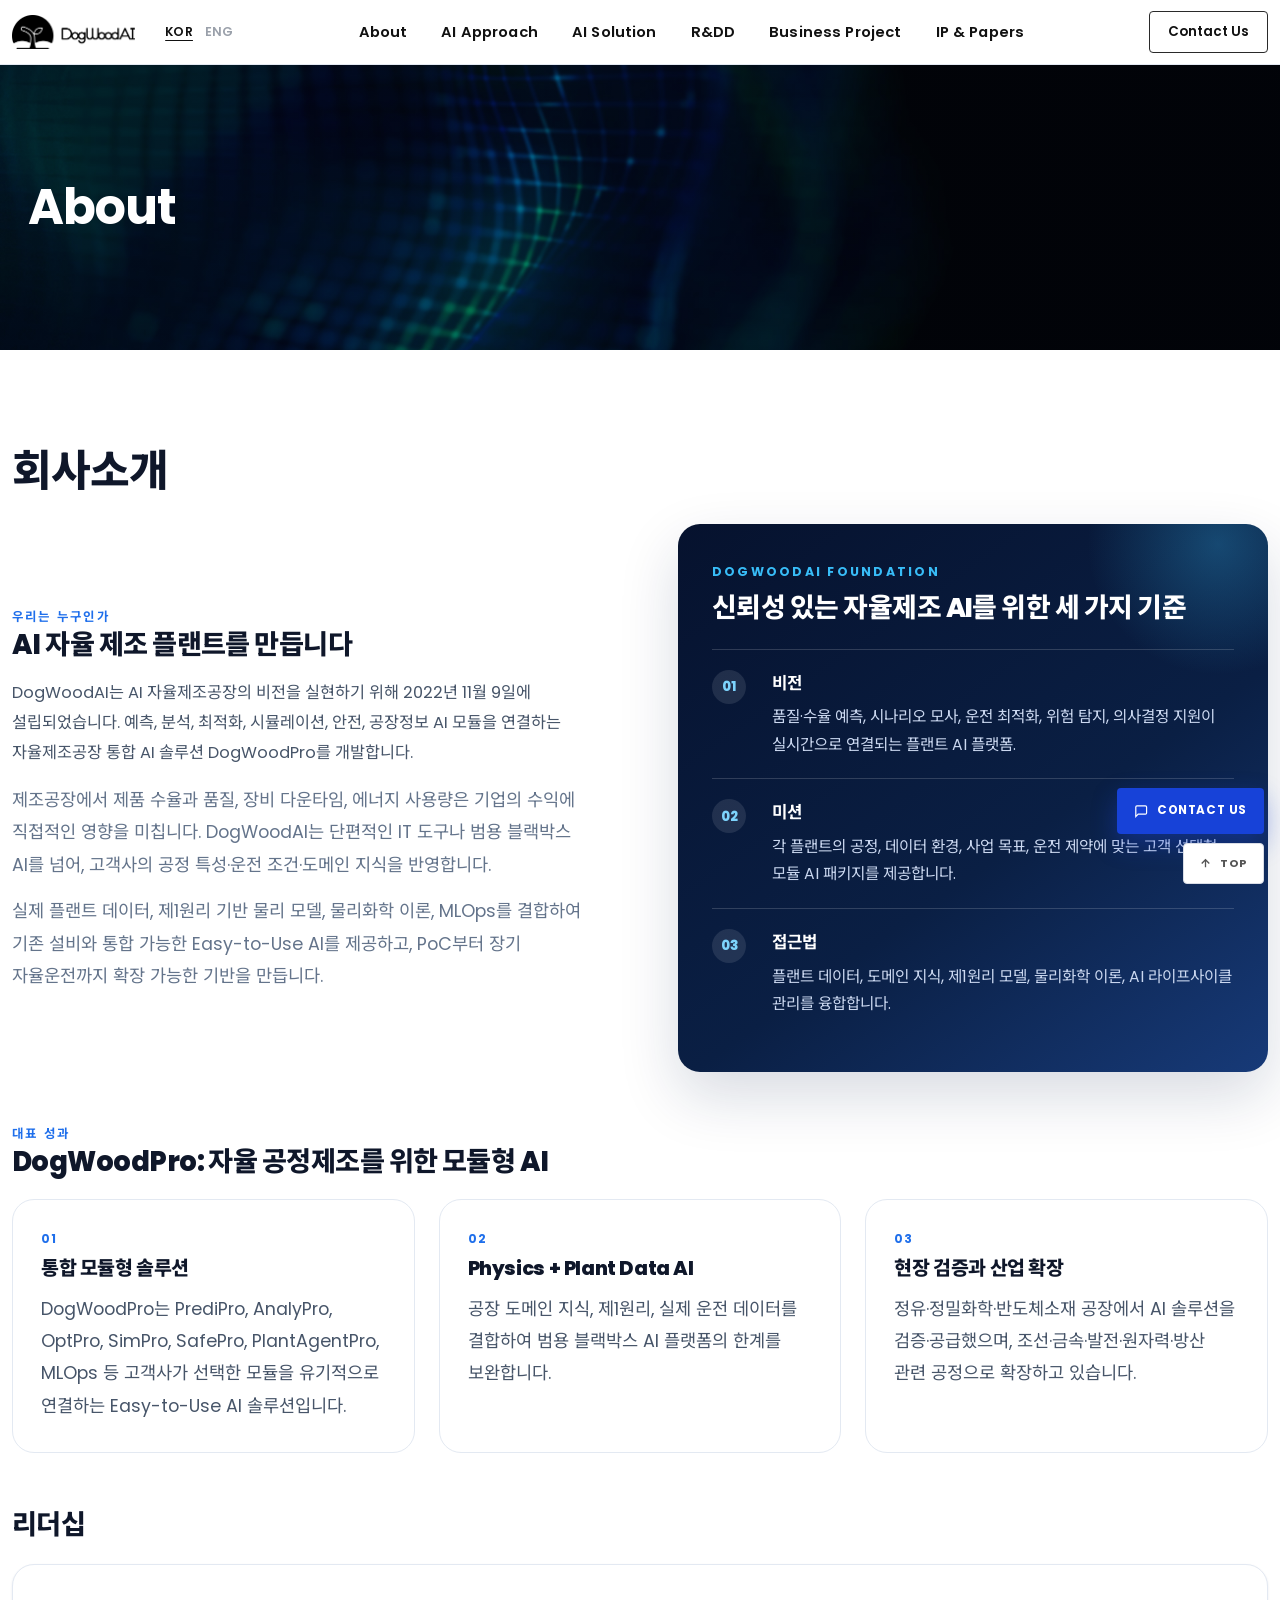
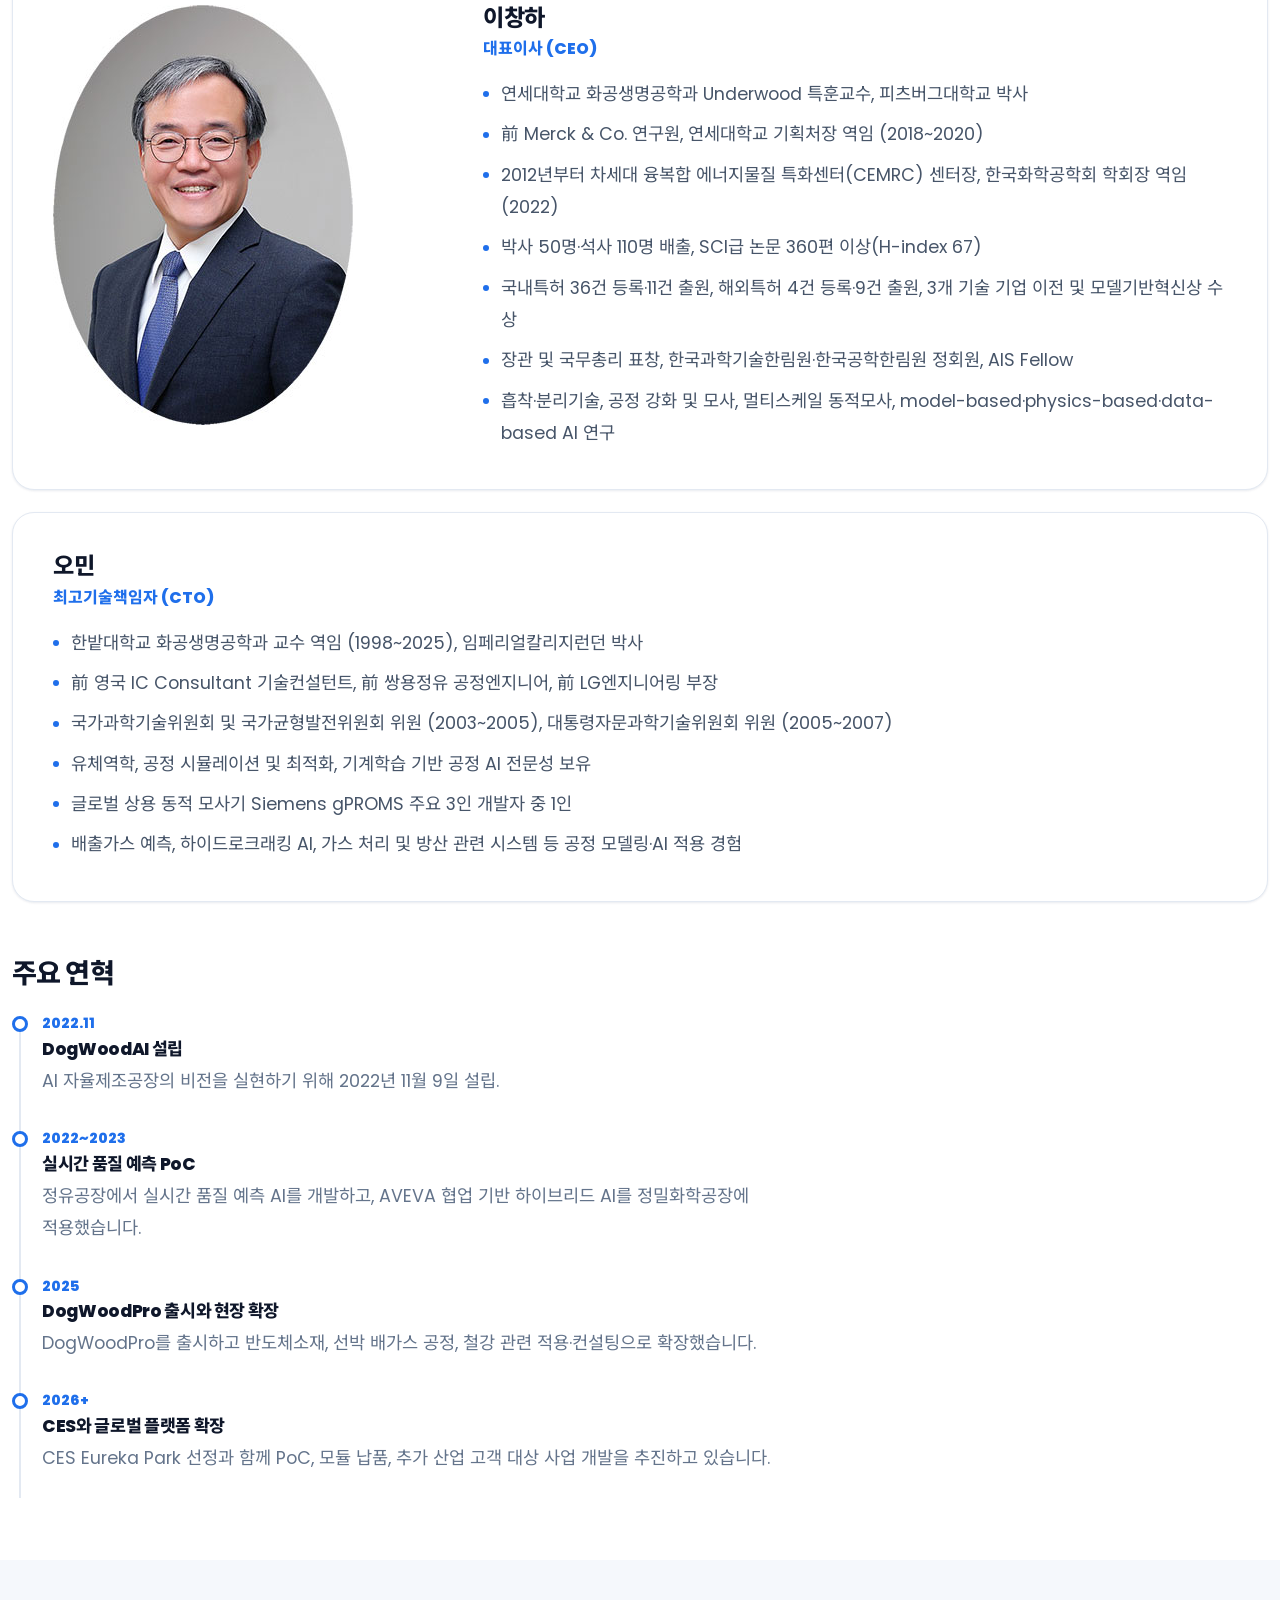
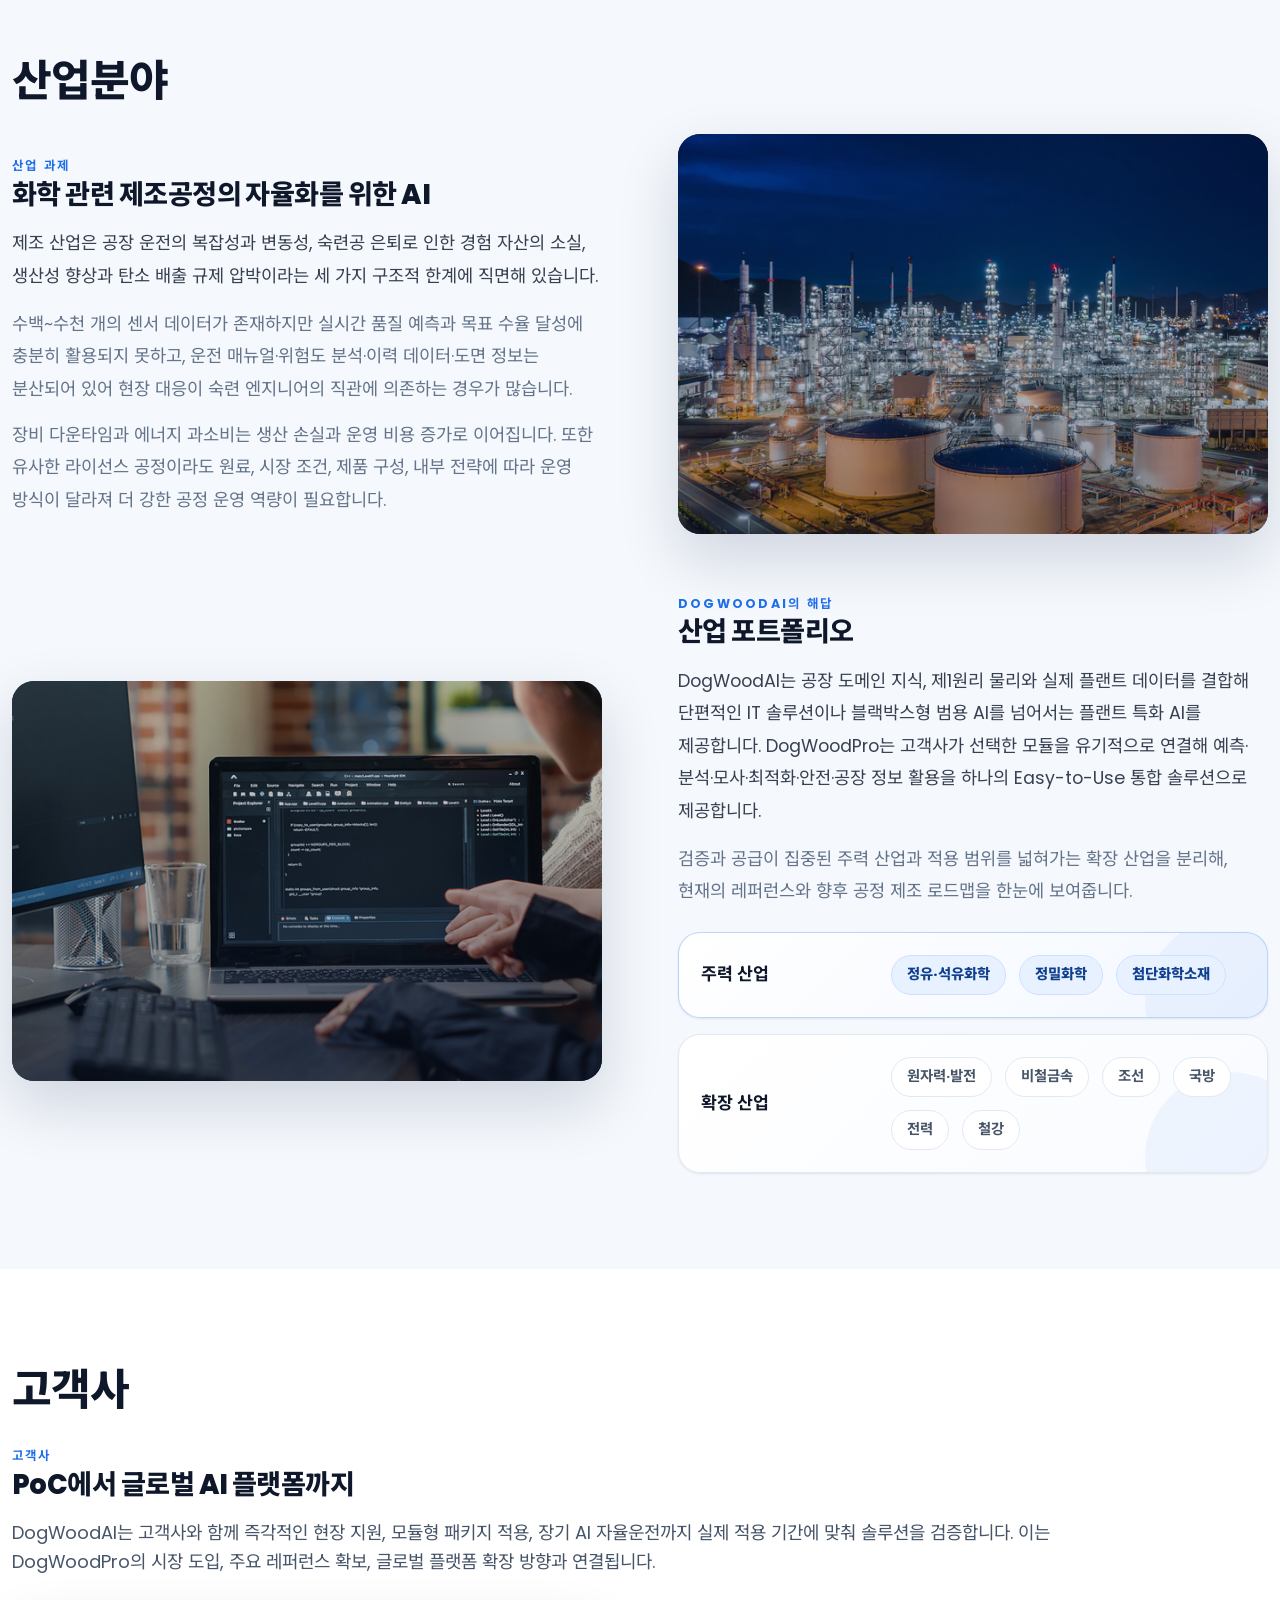
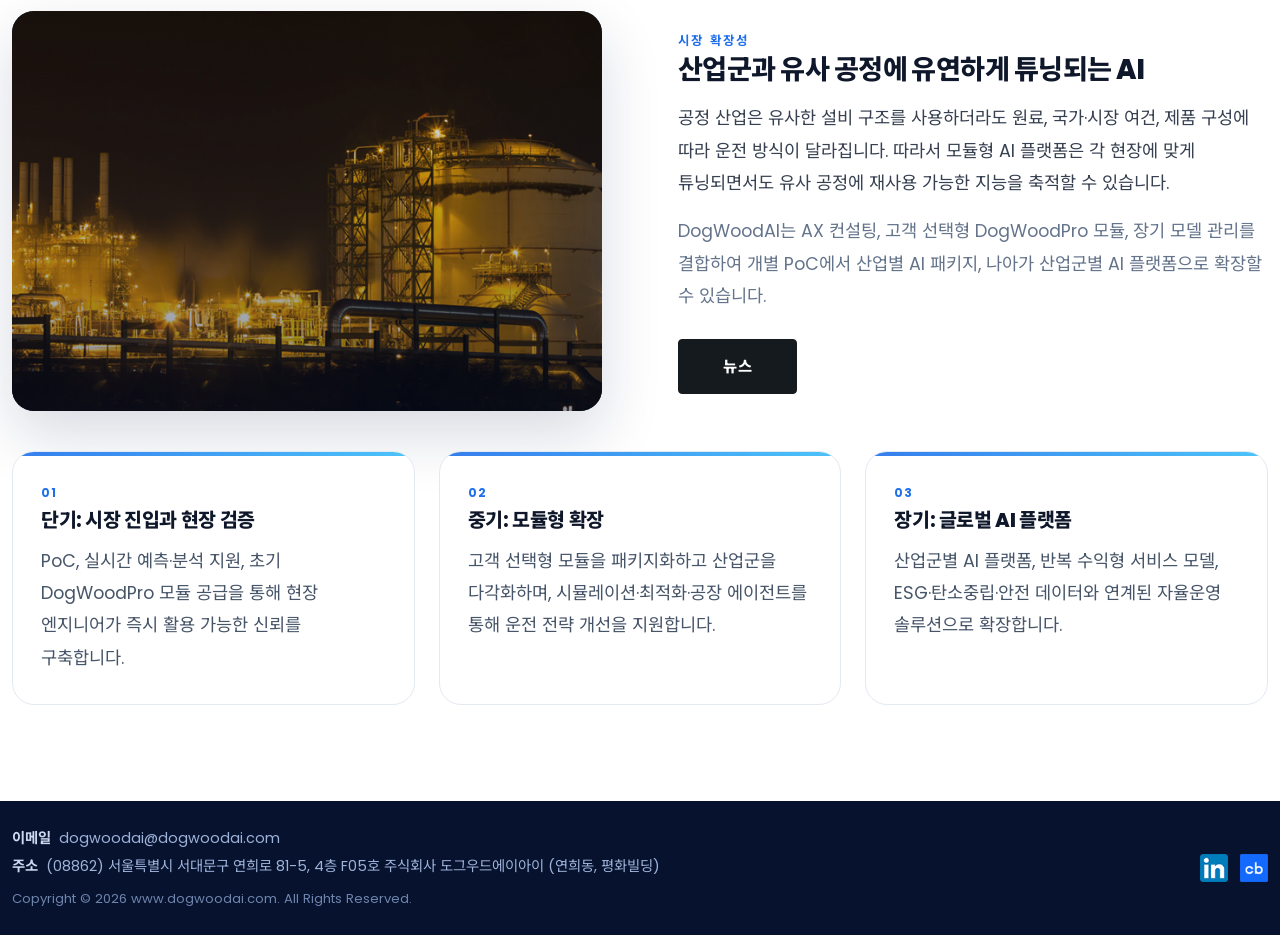
<file: about.html>
<!DOCTYPE html>
<html lang="en">
<head>
<meta charset="UTF-8">
<meta name="viewport" content="width=device-width, initial-scale=1.0">
<title>DogWoodAI</title>
<!-- shared-head:start -->
<meta name="description" content="DogWoodAI builds tailor-made AI for real-time prediction, simulation, optimization and safety analysis of manufacturing plants.">
<meta property="og:type" content="website">
<meta property="og:title" content="DogWoodAI">
<meta property="og:description" content="DogWoodAI builds tailor-made AI for real-time prediction, simulation, optimization and safety analysis of manufacturing plants.">
<meta property="og:image" content="https://dogwoodai.github.io/homepage/assets/main/og-image.png">
<meta property="og:image:type" content="image/png">
<meta property="og:image:width" content="1200">
<meta property="og:image:height" content="630">
<meta property="og:site_name" content="DogWoodAI">
<meta name="twitter:card" content="summary_large_image">
<meta name="twitter:title" content="DogWoodAI">
<meta name="twitter:description" content="DogWoodAI builds tailor-made AI for real-time prediction, simulation, optimization and safety analysis of manufacturing plants.">
<meta name="twitter:image" content="https://dogwoodai.github.io/homepage/assets/main/og-image.png">
<link rel="apple-touch-icon" sizes="57x57" href="favicon/apple-icon-57x57.png">
<link rel="apple-touch-icon" sizes="60x60" href="favicon/apple-icon-60x60.png">
<link rel="apple-touch-icon" sizes="72x72" href="favicon/apple-icon-72x72.png">
<link rel="apple-touch-icon" sizes="76x76" href="favicon/apple-icon-76x76.png">
<link rel="apple-touch-icon" sizes="114x114" href="favicon/apple-icon-114x114.png">
<link rel="apple-touch-icon" sizes="120x120" href="favicon/apple-icon-120x120.png">
<link rel="apple-touch-icon" sizes="144x144" href="favicon/apple-icon-144x144.png">
<link rel="apple-touch-icon" sizes="152x152" href="favicon/apple-icon-152x152.png">
<link rel="apple-touch-icon" sizes="180x180" href="favicon/apple-icon-180x180.png">
<link rel="icon" type="image/png" sizes="192x192" href="favicon/android-icon-192x192.png">
<link rel="icon" type="image/png" sizes="32x32" href="favicon/favicon-32x32.png">
<link rel="icon" type="image/png" sizes="96x96" href="favicon/favicon-96x96.png">
<link rel="icon" type="image/png" sizes="16x16" href="favicon/favicon-16x16.png">
<link rel="shortcut icon" href="favicon/favicon.ico">
<link rel="manifest" href="favicon/manifest.json">
<meta name="msapplication-TileColor" content="#ffffff">
<meta name="msapplication-TileImage" content="favicon/ms-icon-144x144.png">
<meta name="msapplication-config" content="favicon/browserconfig.xml">
<meta name="theme-color" content="#ffffff">
<!-- shared-head:end -->
<link rel="preconnect" href="https://fonts.googleapis.com">
<link rel="preconnect" href="https://fonts.gstatic.com" crossorigin>
<link href="https://fonts.googleapis.com/css2?family=Poppins:wght@300;400;500;600;700;800&family=Noto+Sans+KR:wght@300;400;500;700;800&display=swap" rel="stylesheet">
<link rel="stylesheet" href="css/style.css">
</head>
<body data-popup="off">
<div id="site-header"></div>

<section class="page-hero"><div class="container"><h1 data-i18n="nav.about"></h1></div></section>

<!-- ====================== COMPANY ====================== -->
<section class="section anchor-sec" id="company" style="padding-bottom:56px">
  <div class="container">
    <h2 class="h-lg reveal" style="margin-bottom:26px" data-i18n="nav.company"></h2>
    <div class="split">
      <div class="reveal">
        <span class="eyebrow" data-i18n="company.intro.t"></span>
        <h3 class="h-md" data-i18n="company.h1"></h3>
        <p class="lead" style="margin:16px 0;font-size:1.02rem" data-i18n="company.intro.p1"></p>
        <p class="muted" data-i18n="company.intro.p2"></p>
        <p class="muted" style="margin-top:14px" data-i18n="company.intro.p3"></p>
      </div>
      <div class="split-media reveal d1">
        <div class="principle-panel">
          <div class="principle-panel-head">
            <span class="eyebrow" data-i18n="company.foundation.kicker"></span>
            <h3 data-i18n="company.foundation.h"></h3>
          </div>
          <div class="principle-list">
            <div class="principle-item">
              <span>01</span>
              <div>
                <b data-i18n="company.v1.t"></b>
                <p data-i18n="company.v1.d"></p>
              </div>
            </div>
            <div class="principle-item">
              <span>02</span>
              <div>
                <b data-i18n="company.v2.t"></b>
                <p data-i18n="company.v2.d"></p>
              </div>
            </div>
            <div class="principle-item">
              <span>03</span>
              <div>
                <b data-i18n="company.v3.t"></b>
                <p data-i18n="company.v3.d"></p>
              </div>
            </div>
          </div>
        </div>
      </div>
    </div>

    <div class="section-head left reveal company-proof-head">
      <span class="eyebrow" data-i18n="company.results.t"></span>
      <h3 class="h-md" data-i18n="company.results.h"></h3>
    </div>
    <div class="grid grid-3 company-proof-grid">
      <div class="tile reveal"><span class="tag">01</span><h3 data-i18n="company.r1.t"></h3><p data-i18n="company.r1.d"></p></div>
      <div class="tile reveal d1"><span class="tag">02</span><h3 data-i18n="company.r2.t"></h3><p data-i18n="company.r2.d"></p></div>
      <div class="tile reveal d2"><span class="tag">03</span><h3 data-i18n="company.r3.t"></h3><p data-i18n="company.r3.d"></p></div>
    </div>

    <h3 class="h-md reveal" style="margin:56px 0 22px" data-i18n="company.lead.t"></h3>
    <div class="leadership-stack">
      <article class="leader-row leader-row--photo reveal">
        <div class="leader-photo"><img src="assets/about/ceo.jpg" alt="CEO"></div>
        <div class="leader-content">
          <h3 data-i18n="company.ceo.name"></h3>
          <div class="role" data-i18n="company.ceo.role"></div>
          <ul>
            <li data-i18n="company.ceo.l1"></li><li data-i18n="company.ceo.l2"></li>
            <li data-i18n="company.ceo.l3"></li><li data-i18n="company.ceo.l4"></li>
            <li data-i18n="company.ceo.l5"></li><li data-i18n="company.ceo.l6"></li>
            <li data-i18n="company.ceo.l7"></li>
          </ul>
        </div>
      </article>
      <article class="leader-row leader-row--text reveal d1">
        <div class="leader-content">
          <h3 data-i18n="company.cto.name"></h3>
          <div class="role" data-i18n="company.cto.role"></div>
          <ul>
            <li data-i18n="company.cto.l1"></li><li data-i18n="company.cto.l2"></li>
            <li data-i18n="company.cto.l3"></li><li data-i18n="company.cto.l4"></li>
            <li data-i18n="company.cto.l5"></li><li data-i18n="company.cto.l6"></li>
          </ul>
        </div>
      </article>
    </div>

    <h3 class="h-md reveal" style="margin:56px 0 22px" data-i18n="company.tl.t"></h3>
    <div class="timeline" style="max-width:760px">
      <div class="tl-item reveal"><div class="tl-date" data-i18n="company.tl1.d"></div><h4 data-i18n="company.tl1.t"></h4><p data-i18n="company.tl1.p"></p></div>
      <div class="tl-item reveal"><div class="tl-date" data-i18n="company.tl2.d"></div><h4 data-i18n="company.tl2.t"></h4><p data-i18n="company.tl2.p"></p></div>
      <div class="tl-item reveal"><div class="tl-date" data-i18n="company.tl3.d"></div><h4 data-i18n="company.tl3.t"></h4><p data-i18n="company.tl3.p"></p></div>
      <div class="tl-item reveal"><div class="tl-date" data-i18n="company.tl4.d"></div><h4 data-i18n="company.tl4.t"></h4><p data-i18n="company.tl4.p"></p></div>
    </div>
  </div>
</section>

<!-- ====================== INDUSTRIES ====================== -->
<section class="section section--soft anchor-sec" id="industries">
  <div class="container">
    <h2 class="h-lg reveal" style="margin-bottom:26px" data-i18n="nav.industries"></h2>
    <div class="split">
      <div class="reveal">
        <span class="eyebrow" data-i18n="ind.problem.t"></span>
        <h3 class="h-md" data-i18n="ind.h1"></h3>
        <p style="margin:16px 0;color:#374151" data-i18n="ind.problem.p1"></p>
        <p class="muted" data-i18n="ind.problem.p2"></p>
        <p class="muted" style="margin-top:14px" data-i18n="ind.problem.p3"></p>
      </div>
      <div class="split-media reveal d1">
        <div class="media has-img"><img src="assets/about/industry-01.jpg" alt="Petrochemical plant"></div>
      </div>
    </div>


    <div class="split" style="margin-top:56px">
      <div class="split-media reveal">
        <div class="media has-img"><img src="assets/about/industry-02.jpg" alt="Chemical process plant"></div>
      </div>
      <div class="reveal d1">
        <span class="eyebrow" data-i18n="ind.sol.t"></span>
        <h3 class="h-md" data-i18n="ind.sectors.t"></h3>
        <p style="margin:16px 0;color:#374151" data-i18n="ind.sol.p"></p>
        <p class="muted" data-i18n="ind.sol.p2"></p>
        <div class="industry-portfolio">
          <div class="portfolio-row portfolio-row--core">
            <div class="portfolio-label">
              <b data-i18n="ind.core.t"></b>
            </div>
            <div class="sector-pill-grid">
              <span class="sector-pill" data-i18n="ind.s1"></span>
              <span class="sector-pill" data-i18n="ind.s2"></span>
              <span class="sector-pill" data-i18n="ind.s3"></span>
            </div>
          </div>
          <div class="portfolio-row portfolio-row--expand">
            <div class="portfolio-label">
              <b data-i18n="ind.expand.t"></b>
            </div>
            <div class="sector-pill-grid">
              <span class="sector-pill" data-i18n="ind.s4"></span>
              <span class="sector-pill" data-i18n="ind.s5"></span>
              <span class="sector-pill" data-i18n="ind.s6"></span>
              <span class="sector-pill" data-i18n="ind.s7"></span>
              <span class="sector-pill" data-i18n="ind.s8"></span>
              <span class="sector-pill" data-i18n="ind.s9"></span>
            </div>
          </div>
        </div>
      </div>
    </div>
  </div>
</section>

<!-- ====================== CUSTOMERS ====================== -->
<section class="section anchor-sec" id="customers">
  <div class="container">
    <h2 class="h-lg reveal" style="margin-bottom:26px" data-i18n="nav.customers"></h2>

    <div class="section-head left reveal customer-head">
      <span class="eyebrow" data-i18n="cust.bc"></span>
      <h3 class="h-md" data-i18n="cust.h1"></h3>
      <p class="lead" style="margin-top:16px" data-i18n="cust.p1"></p>
    </div>

    <div class="split customer-split">
      <div class="split-media reveal">
        <div class="media has-img"><img src="assets/about/customer-01.jpg" alt="Refinery complex"></div>
      </div>
      <div class="reveal d1">
        <span class="eyebrow" data-i18n="cust.scale.t"></span>
        <h3 class="h-md" data-i18n="cust.scale.h"></h3>
        <p style="margin:16px 0;color:#374151" data-i18n="cust.p2"></p>
        <p class="muted" data-i18n="cust.p3"></p>
        <div class="customers-cta">
          <a href="news" class="btn customers-contact" data-i18n="nav.news"></a>
        </div>
      </div>
    </div>

    <div class="grid grid-3 customer-roadmap" style="margin-top:40px">
      <div class="tile reveal"><span class="tag">01</span><h3 data-i18n="cust.b1.t"></h3><p data-i18n="cust.b1.d"></p></div>
      <div class="tile reveal d1"><span class="tag">02</span><h3 data-i18n="cust.b2.t"></h3><p data-i18n="cust.b2.d"></p></div>
      <div class="tile reveal d2"><span class="tag">03</span><h3 data-i18n="cust.b3.t"></h3><p data-i18n="cust.b3.d"></p></div>
    </div>
  </div>
</section>

<div id="site-footer"></div>
<script src="js/translations.js"></script>
<script src="js/app.js"></script>
</body>
</html>
</file>
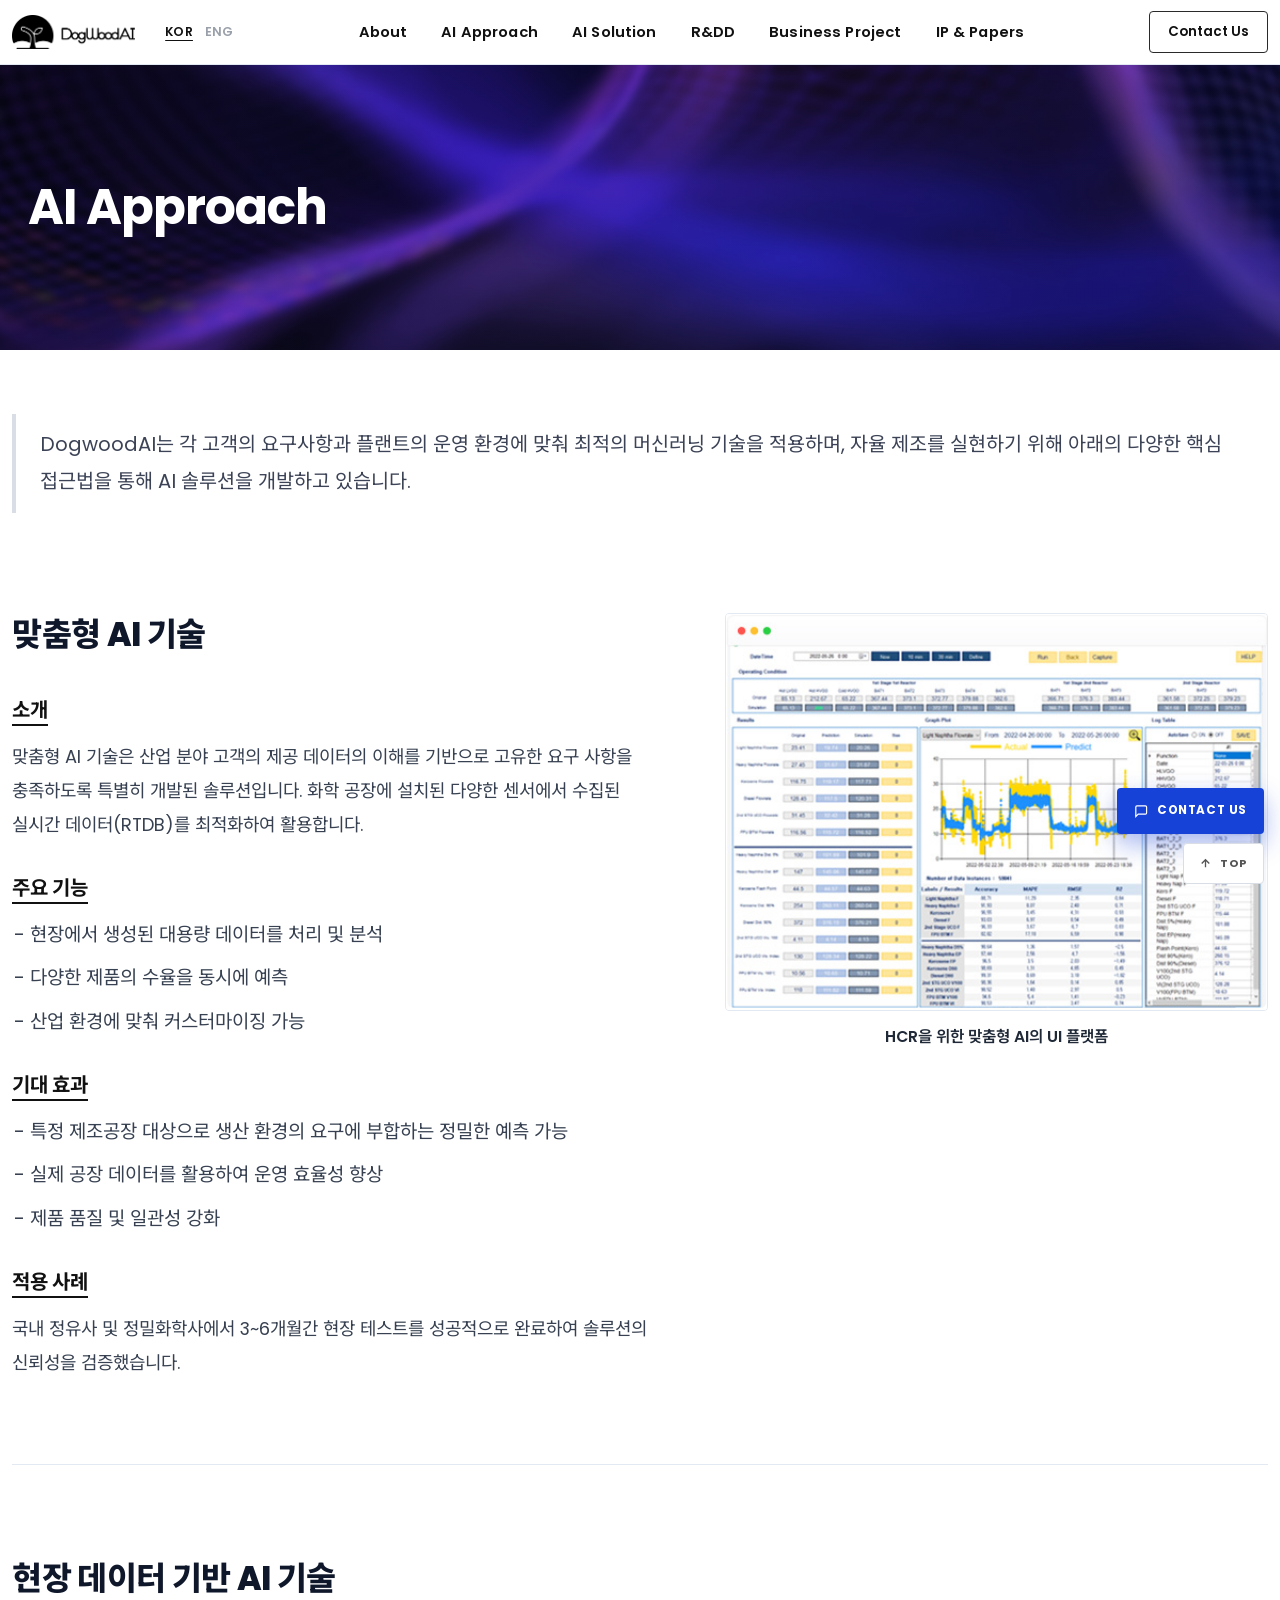
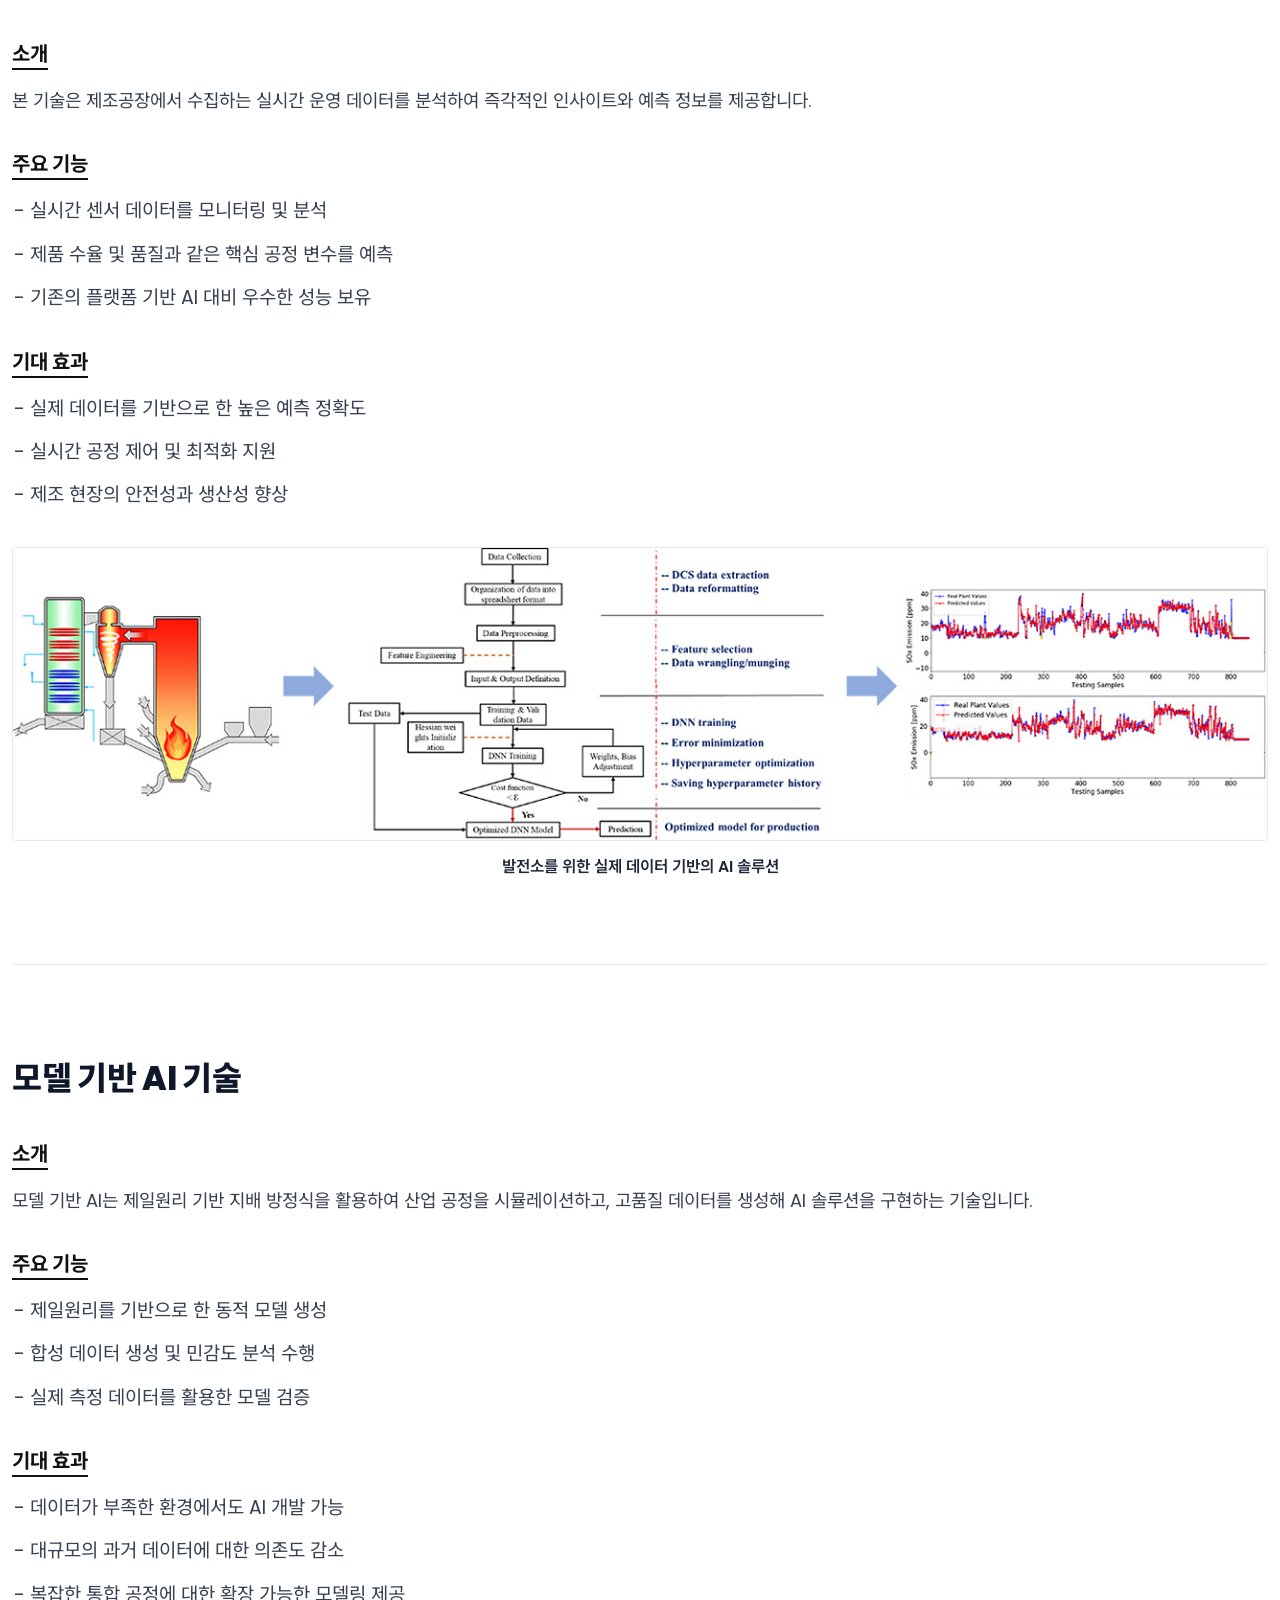
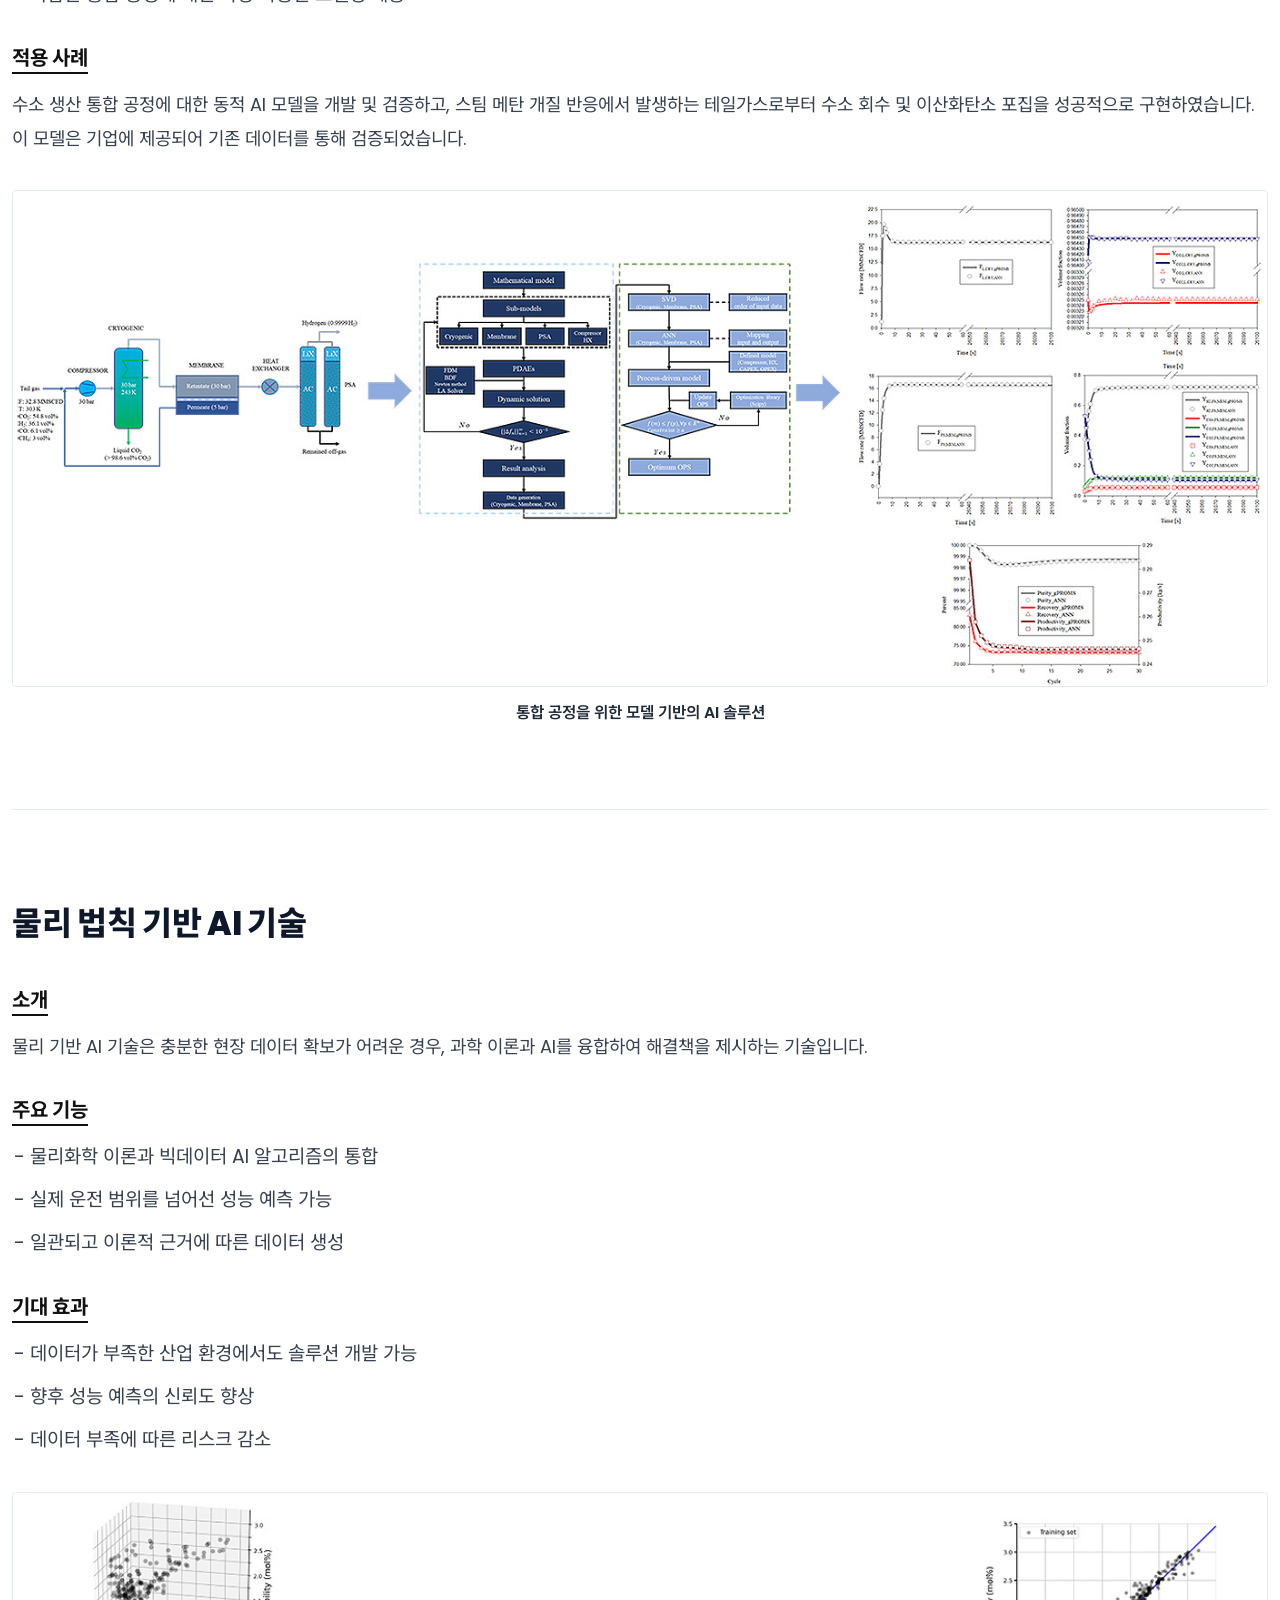
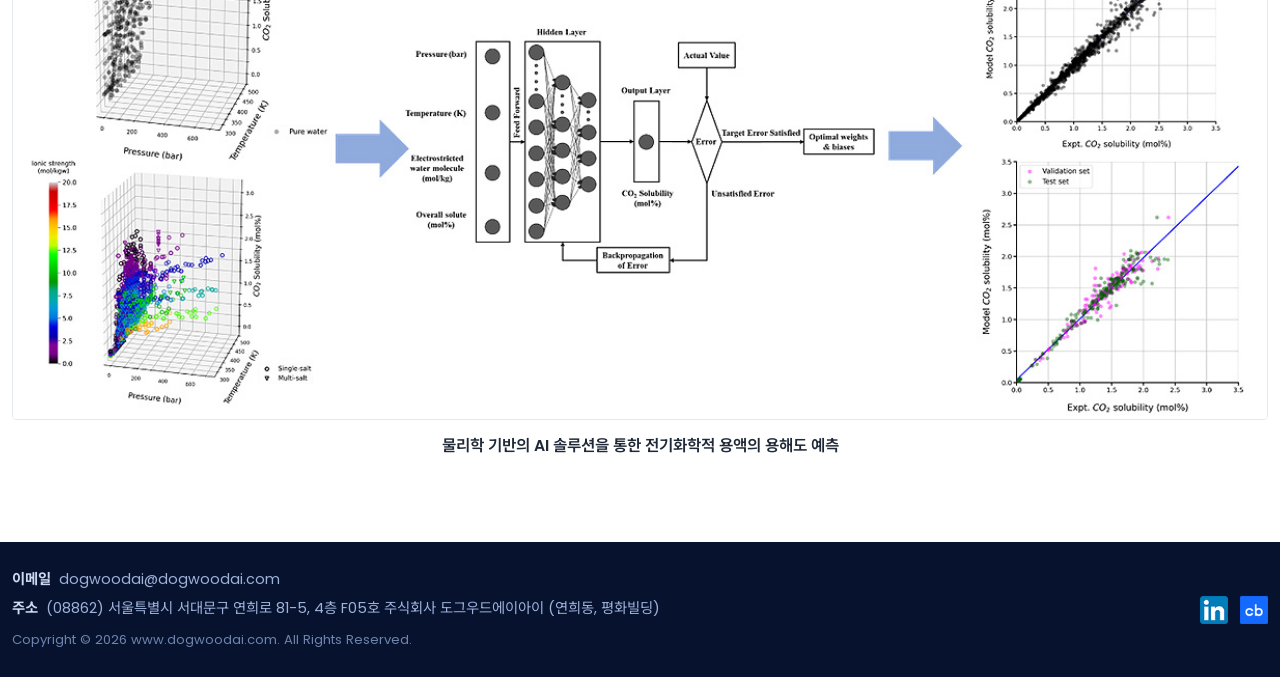
<file: approach.html>
<!DOCTYPE html>
<html lang="en">
<head>
<meta charset="UTF-8">
<meta name="viewport" content="width=device-width, initial-scale=1.0">
<title>DogWoodAI</title>
<!-- shared-head:start -->
<meta name="description" content="DogWoodAI builds tailor-made AI for real-time prediction, simulation, optimization and safety analysis of manufacturing plants.">
<meta property="og:type" content="website">
<meta property="og:title" content="DogWoodAI">
<meta property="og:description" content="DogWoodAI builds tailor-made AI for real-time prediction, simulation, optimization and safety analysis of manufacturing plants.">
<meta property="og:image" content="https://dogwoodai.github.io/homepage/assets/main/og-image.png">
<meta property="og:image:type" content="image/png">
<meta property="og:image:width" content="1200">
<meta property="og:image:height" content="630">
<meta property="og:site_name" content="DogWoodAI">
<meta name="twitter:card" content="summary_large_image">
<meta name="twitter:title" content="DogWoodAI">
<meta name="twitter:description" content="DogWoodAI builds tailor-made AI for real-time prediction, simulation, optimization and safety analysis of manufacturing plants.">
<meta name="twitter:image" content="https://dogwoodai.github.io/homepage/assets/main/og-image.png">
<link rel="apple-touch-icon" sizes="57x57" href="favicon/apple-icon-57x57.png">
<link rel="apple-touch-icon" sizes="60x60" href="favicon/apple-icon-60x60.png">
<link rel="apple-touch-icon" sizes="72x72" href="favicon/apple-icon-72x72.png">
<link rel="apple-touch-icon" sizes="76x76" href="favicon/apple-icon-76x76.png">
<link rel="apple-touch-icon" sizes="114x114" href="favicon/apple-icon-114x114.png">
<link rel="apple-touch-icon" sizes="120x120" href="favicon/apple-icon-120x120.png">
<link rel="apple-touch-icon" sizes="144x144" href="favicon/apple-icon-144x144.png">
<link rel="apple-touch-icon" sizes="152x152" href="favicon/apple-icon-152x152.png">
<link rel="apple-touch-icon" sizes="180x180" href="favicon/apple-icon-180x180.png">
<link rel="icon" type="image/png" sizes="192x192" href="favicon/android-icon-192x192.png">
<link rel="icon" type="image/png" sizes="32x32" href="favicon/favicon-32x32.png">
<link rel="icon" type="image/png" sizes="96x96" href="favicon/favicon-96x96.png">
<link rel="icon" type="image/png" sizes="16x16" href="favicon/favicon-16x16.png">
<link rel="shortcut icon" href="favicon/favicon.ico">
<link rel="manifest" href="favicon/manifest.json">
<meta name="msapplication-TileColor" content="#ffffff">
<meta name="msapplication-TileImage" content="favicon/ms-icon-144x144.png">
<meta name="msapplication-config" content="favicon/browserconfig.xml">
<meta name="theme-color" content="#ffffff">
<!-- shared-head:end -->
<link rel="preconnect" href="https://fonts.googleapis.com">
<link rel="preconnect" href="https://fonts.gstatic.com" crossorigin>
<link href="https://fonts.googleapis.com/css2?family=Poppins:wght@300;400;500;600;700;800&family=Noto+Sans+KR:wght@300;400;500;700;800&display=swap" rel="stylesheet">
<link rel="stylesheet" href="css/style.css">
</head>
<body data-popup="off">
<div id="site-header"></div>

<section class="page-hero"><div class="container"><h1 data-i18n="nav.approach"></h1></div></section>

<div class="container">
  <p class="intro-quote reveal" data-i18n="ap.intro"></p>
  <div id="apList"></div>
</div>

<div id="site-footer"></div>
<script src="js/translations.js"></script>
<script src="js/page-data.js"></script>
<script>
(function(){
  function li(key){ return '<li data-i18n="'+key+'"></li>'; }
  function caseBlock(s){
    if(s.k === "apg2" || s.k === "apg4") return "";
    return '<span class="uh" data-i18n="g.case"></span>'+
      '<p data-i18n="'+s.k+'.case"></p>';
  }
  function render(data){
    document.getElementById("apList").innerHTML = data.sections.map(function(s){
      var stacked = s.id === "tailor-made" ? "" : " detail--stacked";
      return '<section class="detail'+stacked+' anchor-sec" id="'+s.id+'">'+
        '<div class="d-txt reveal">'+
          '<h2 data-i18n="'+s.h+'"></h2>'+
          '<span class="uh" data-i18n="g.about"></span>'+
          '<p data-i18n="'+s.k+'.about"></p>'+
          '<span class="uh" data-i18n="g.features"></span>'+
          '<ul class="dash-list">'+li(s.k+'.f1')+li(s.k+'.f2')+li(s.k+'.f3')+'</ul>'+
          '<span class="uh" data-i18n="g.benefits"></span>'+
          '<ul class="dash-list">'+li(s.k+'.b1')+li(s.k+'.b2')+li(s.k+'.b3')+'</ul>'+
          caseBlock(s)+
        '</div>'+
        '<figure class="d-fig reveal d1">'+
          '<div class="frame"><img src="assets/approach/'+s.img+'" alt="" width="'+s.size[0]+'" height="'+s.size[1]+'" loading="lazy"></div>'+
          '<figcaption data-i18n="'+s.k+'.cap"></figcaption>'+
        '</figure>'+
      '</section>';
    }).join("");
  }
  PageData.load("data/approach.json", render);
})();
</script>
<script src="js/app.js"></script>
</body>
</html>
</file>
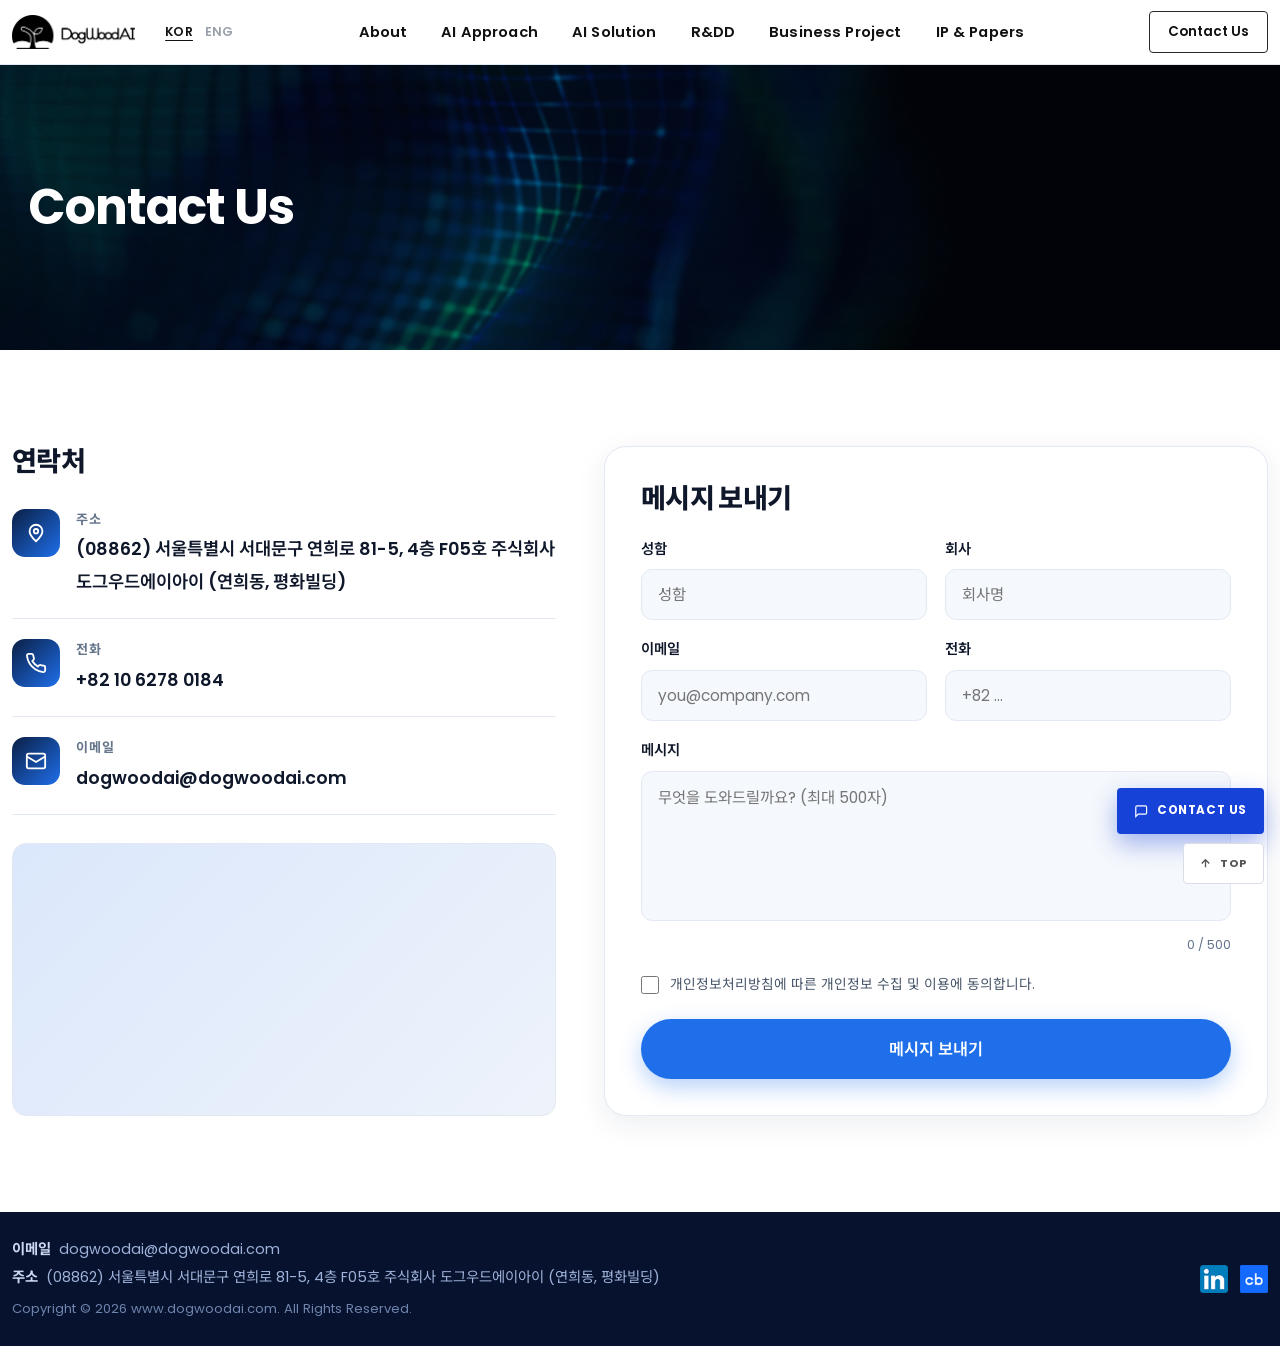
<file: contact.html>
<!DOCTYPE html>
<html lang="en">
<head>
<meta charset="UTF-8">
<meta name="viewport" content="width=device-width, initial-scale=1.0">
<title>DogWoodAI</title>
<!-- shared-head:start -->
<meta name="description" content="DogWoodAI builds tailor-made AI for real-time prediction, simulation, optimization and safety analysis of manufacturing plants.">
<meta property="og:type" content="website">
<meta property="og:title" content="DogWoodAI">
<meta property="og:description" content="DogWoodAI builds tailor-made AI for real-time prediction, simulation, optimization and safety analysis of manufacturing plants.">
<meta property="og:image" content="https://dogwoodai.github.io/homepage/assets/main/og-image.png">
<meta property="og:image:type" content="image/png">
<meta property="og:image:width" content="1200">
<meta property="og:image:height" content="630">
<meta property="og:site_name" content="DogWoodAI">
<meta name="twitter:card" content="summary_large_image">
<meta name="twitter:title" content="DogWoodAI">
<meta name="twitter:description" content="DogWoodAI builds tailor-made AI for real-time prediction, simulation, optimization and safety analysis of manufacturing plants.">
<meta name="twitter:image" content="https://dogwoodai.github.io/homepage/assets/main/og-image.png">
<link rel="apple-touch-icon" sizes="57x57" href="favicon/apple-icon-57x57.png">
<link rel="apple-touch-icon" sizes="60x60" href="favicon/apple-icon-60x60.png">
<link rel="apple-touch-icon" sizes="72x72" href="favicon/apple-icon-72x72.png">
<link rel="apple-touch-icon" sizes="76x76" href="favicon/apple-icon-76x76.png">
<link rel="apple-touch-icon" sizes="114x114" href="favicon/apple-icon-114x114.png">
<link rel="apple-touch-icon" sizes="120x120" href="favicon/apple-icon-120x120.png">
<link rel="apple-touch-icon" sizes="144x144" href="favicon/apple-icon-144x144.png">
<link rel="apple-touch-icon" sizes="152x152" href="favicon/apple-icon-152x152.png">
<link rel="apple-touch-icon" sizes="180x180" href="favicon/apple-icon-180x180.png">
<link rel="icon" type="image/png" sizes="192x192" href="favicon/android-icon-192x192.png">
<link rel="icon" type="image/png" sizes="32x32" href="favicon/favicon-32x32.png">
<link rel="icon" type="image/png" sizes="96x96" href="favicon/favicon-96x96.png">
<link rel="icon" type="image/png" sizes="16x16" href="favicon/favicon-16x16.png">
<link rel="shortcut icon" href="favicon/favicon.ico">
<link rel="manifest" href="favicon/manifest.json">
<meta name="msapplication-TileColor" content="#ffffff">
<meta name="msapplication-TileImage" content="favicon/ms-icon-144x144.png">
<meta name="msapplication-config" content="favicon/browserconfig.xml">
<meta name="theme-color" content="#ffffff">
<!-- shared-head:end -->
<link rel="preconnect" href="https://fonts.googleapis.com">
<link rel="preconnect" href="https://fonts.gstatic.com" crossorigin>
<link href="https://fonts.googleapis.com/css2?family=Inter:wght@400;500;600;700;800&family=Noto+Sans+KR:wght@400;500;700;800&display=swap" rel="stylesheet">
<link rel="stylesheet" href="css/style.css">
</head>
<body data-popup="off">
<div id="site-header"></div>

<section class="page-hero">
  <div class="container">
    <div class="breadcrumb"><a href="./">Home</a><span class="sep">/</span><span data-i18n="contact.bc"></span></div>
    <h1 data-i18n="contact.h1"></h1>
  </div>
</section>

<section class="section">
  <div class="container">
    <div class="contact-wrap">
      <div class="contact-info reveal">
        <h2 class="h-md" data-i18n="contact.info.t" style="margin-bottom:10px"></h2>
        <div class="ci-item">
          <span class="ci-ic"><svg viewBox="0 0 24 24" fill="none" stroke="currentColor" stroke-width="2"><path d="M12 21s-7-6.5-7-11a7 7 0 0 1 14 0c0 4.5-7 11-7 11Z"/><circle cx="12" cy="10" r="2.4"/></svg></span>
          <div><b data-i18n="contact.addr.l"></b><span data-i18n="contact.addr.v"></span></div>
        </div>
        <div class="ci-item">
          <span class="ci-ic"><svg viewBox="0 0 24 24" fill="none" stroke="currentColor" stroke-width="2"><path d="M22 16.9v3a2 2 0 0 1-2.2 2 19.8 19.8 0 0 1-8.6-3 19.5 19.5 0 0 1-6-6 19.8 19.8 0 0 1-3-8.7A2 2 0 0 1 4.1 2H7a2 2 0 0 1 2 1.7c.1 1 .4 1.9.7 2.8a2 2 0 0 1-.5 2.1L8 9.9a16 16 0 0 0 6 6l1.3-1.3a2 2 0 0 1 2.1-.4c.9.3 1.8.5 2.8.6a2 2 0 0 1 1.8 2.1Z"/></svg></span>
          <div><b data-i18n="contact.phone.l"></b><span>+82 10 6278 0184</span></div>
        </div>
        <div class="ci-item">
          <span class="ci-ic"><svg viewBox="0 0 24 24" fill="none" stroke="currentColor" stroke-width="2"><rect x="2" y="4" width="20" height="16" rx="2"/><path d="m2 7 10 6 10-6"/></svg></span>
          <div><b data-i18n="contact.email.l"></b><span>dogwoodai@dogwoodai.com</span></div>
        </div>
        <div class="map-box">
          <iframe src="https://www.google.com/maps/embed?pb=!1m18!1m12!1m3!1d3162.5523892044635!2d126.92686537720058!3d37.56560832417922!2m3!1f0!2f0!3f0!3m2!1i1024!2i768!4f13.1!3m3!1m2!1s0x357c9939b6313d8d%3A0x69e24c060709674b!2sDogWoodAI!5e0!3m2!1sko!2skr!4v1782464565028!5m2!1sko!2skr" width="600" height="450" style="border:0;" allowfullscreen="" loading="lazy" referrerpolicy="strict-origin-when-cross-origin"></iframe>
        </div>
      </div>

      <form class="contact-form reveal d1" id="contactForm" name="contact" method="POST" action="/" data-netlify="true" netlify-honeypot="bot-field">
        <input type="hidden" name="form-name" value="contact">
        <p class="netlify-honeypot">
          <label>Do not fill this out if you are human: <input name="bot-field"></label>
        </p>
        <h2 class="h-md" data-i18n="contact.form.t" style="margin-bottom:22px"></h2>
        <div class="form-row">
          <div class="field"><label data-i18n="contact.f.name"></label><input type="text" name="name" data-i18n-ph="contact.f.name.ph" required></div>
          <div class="field"><label data-i18n="contact.f.company"></label><input type="text" name="company" data-i18n-ph="contact.f.company.ph"></div>
        </div>
        <div class="form-row">
          <div class="field"><label data-i18n="contact.f.email"></label><input type="email" name="email" data-i18n-ph="contact.f.email.ph" required></div>
          <div class="field"><label data-i18n="contact.f.phone"></label><input type="tel" name="phone" data-i18n-ph="contact.f.phone.ph"></div>
        </div>
        <div class="field">
          <label data-i18n="contact.f.msg"></label>
          <textarea name="message" maxlength="500" data-i18n-ph="contact.f.msg.ph" required></textarea>
          <div class="char-count">0 / 500</div>
        </div>
        <label class="consent"><input type="checkbox" name="consent" value="yes" required><span data-i18n="contact.consent"></span></label>
        <button type="submit" class="btn btn-primary btn-lg" style="width:100%;justify-content:center" data-i18n="contact.submit"></button>
      </form>
    </div>
  </div>
</section>

<div id="site-footer"></div>
<script src="js/translations.js"></script>
<script src="js/app.js"></script>
</body>
</html>
</file>
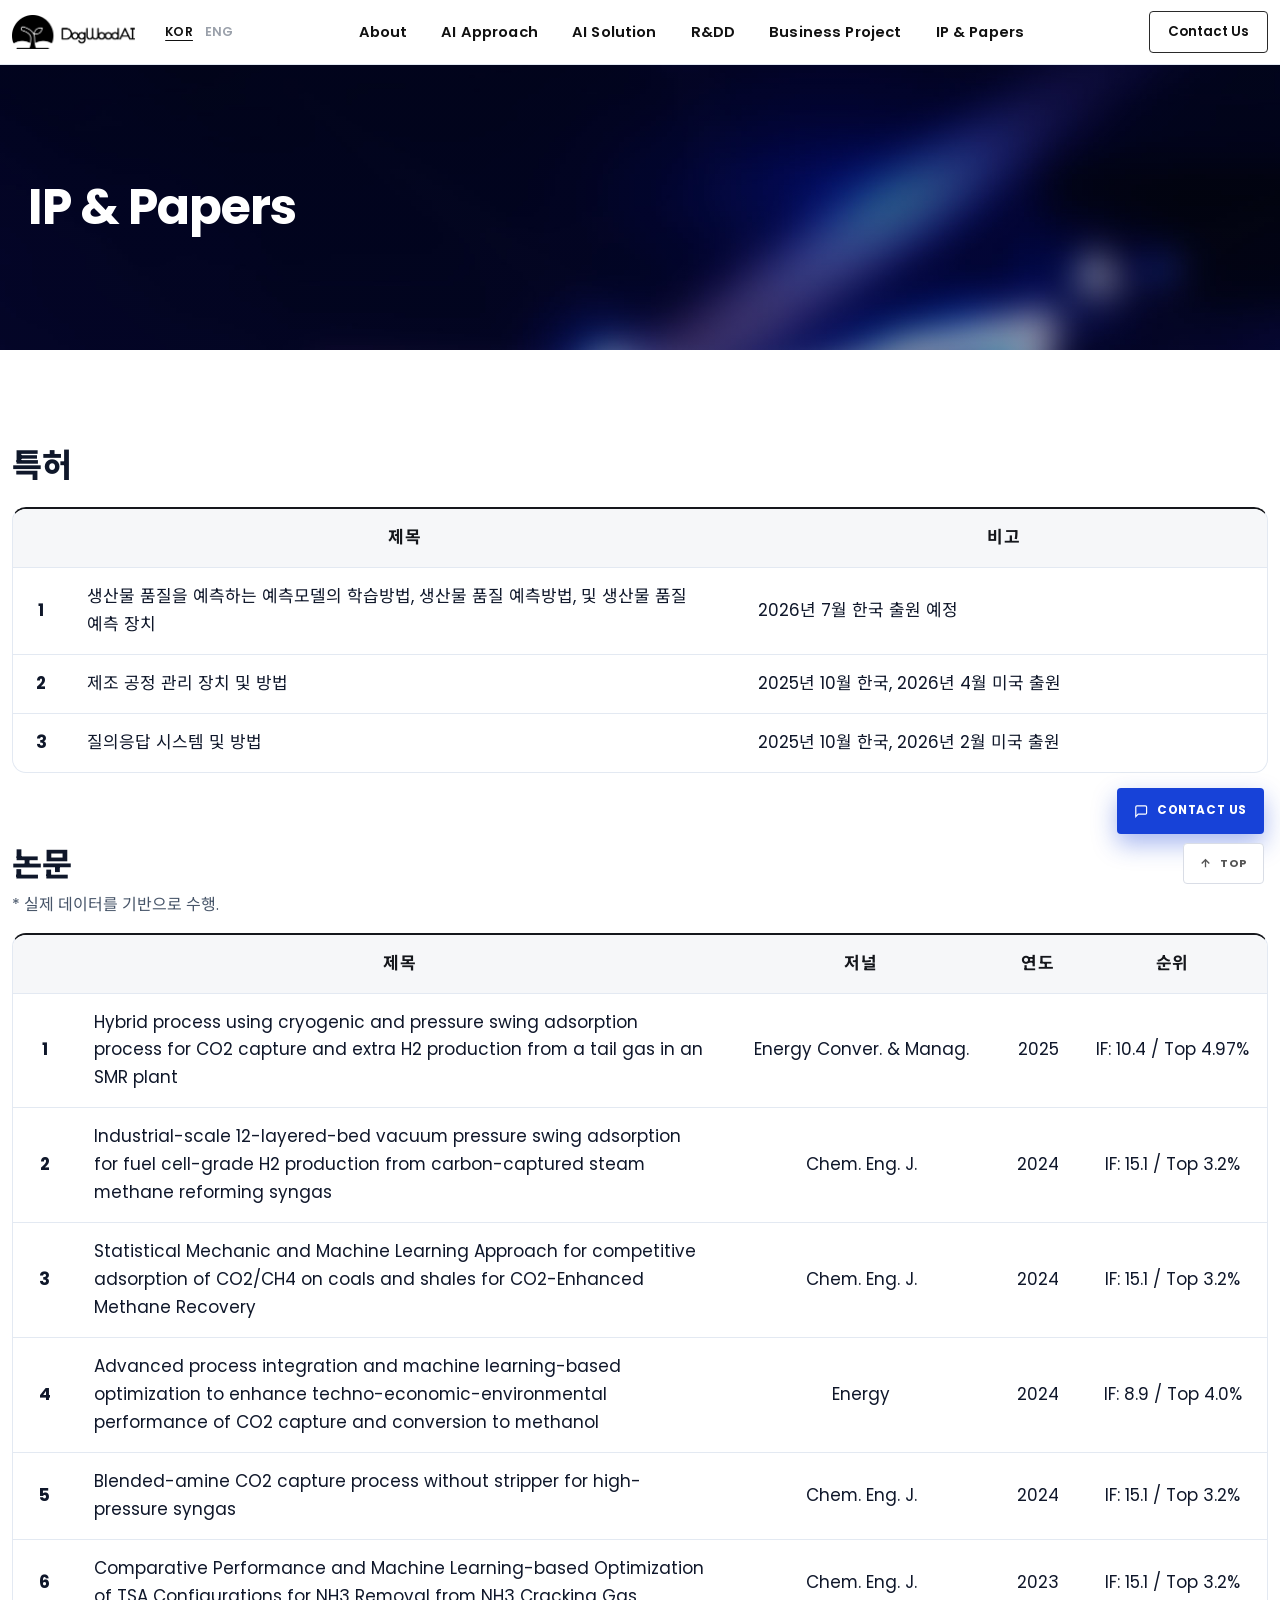
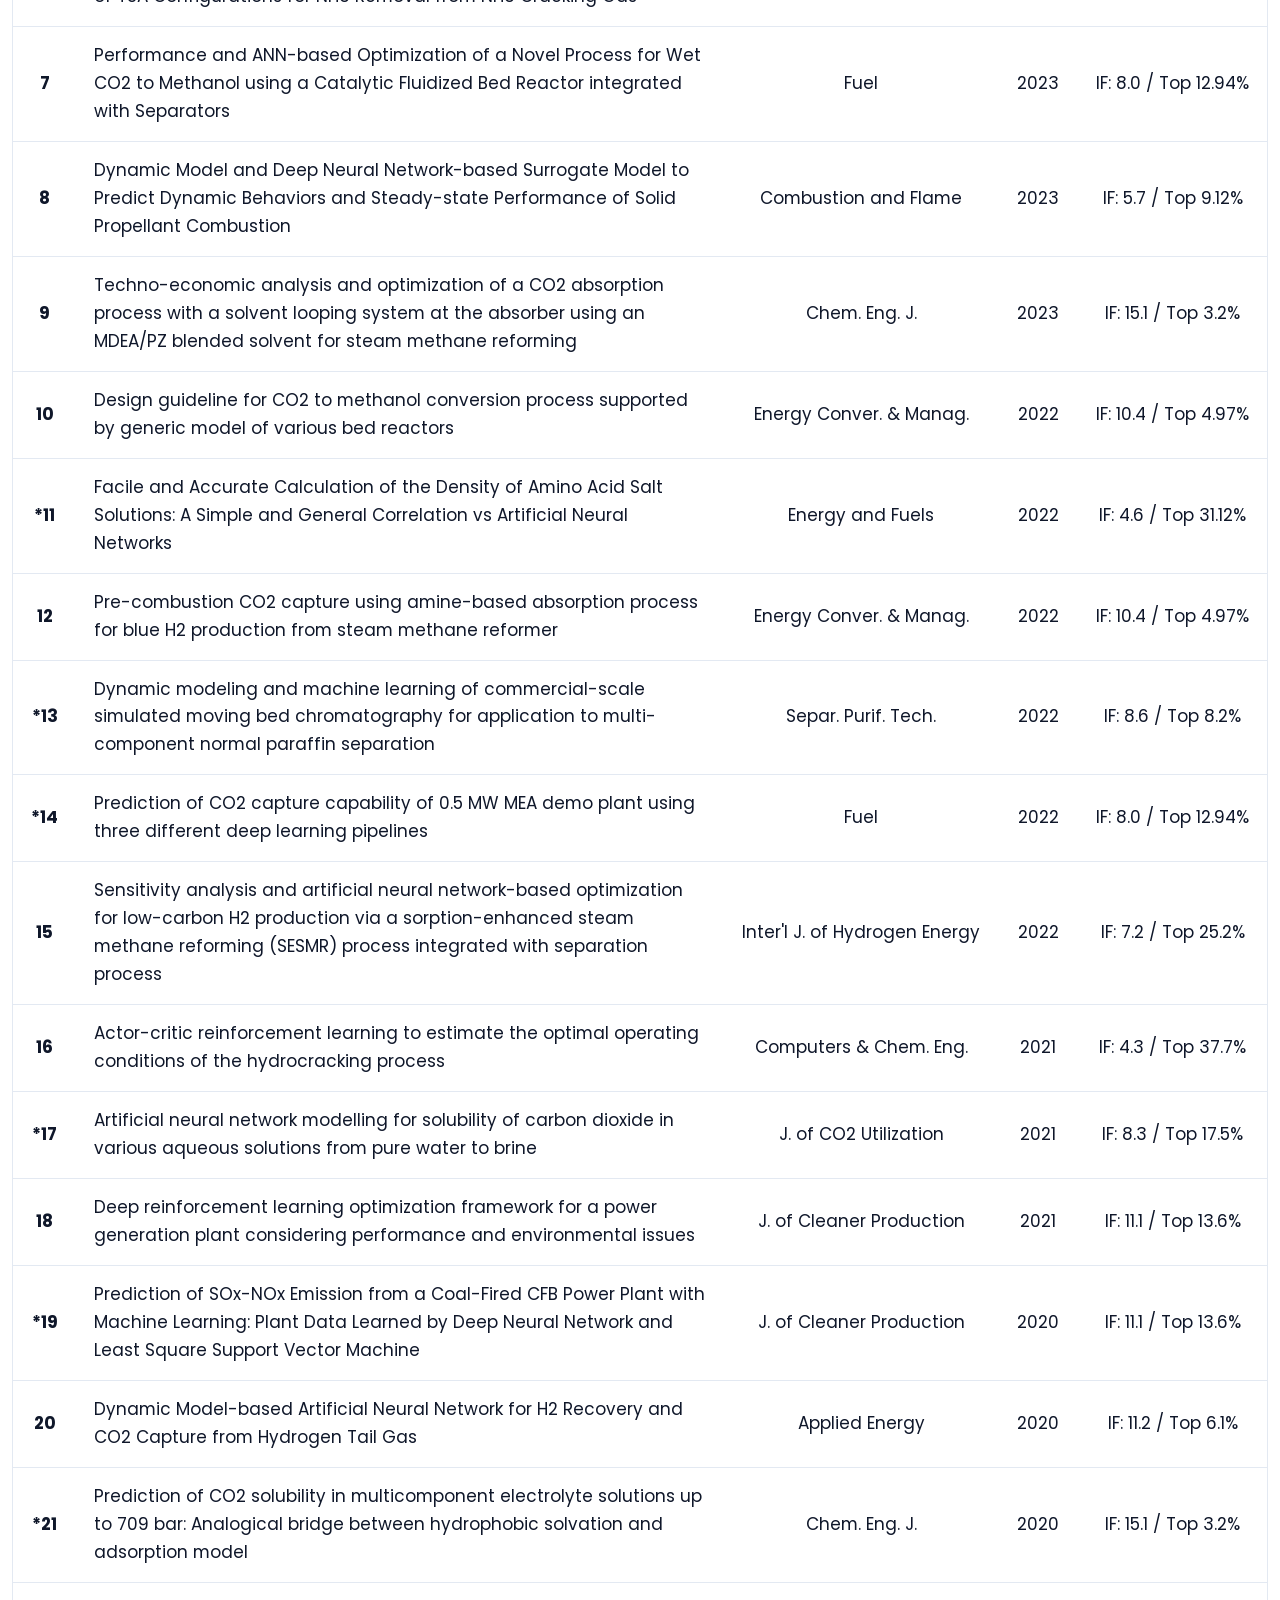
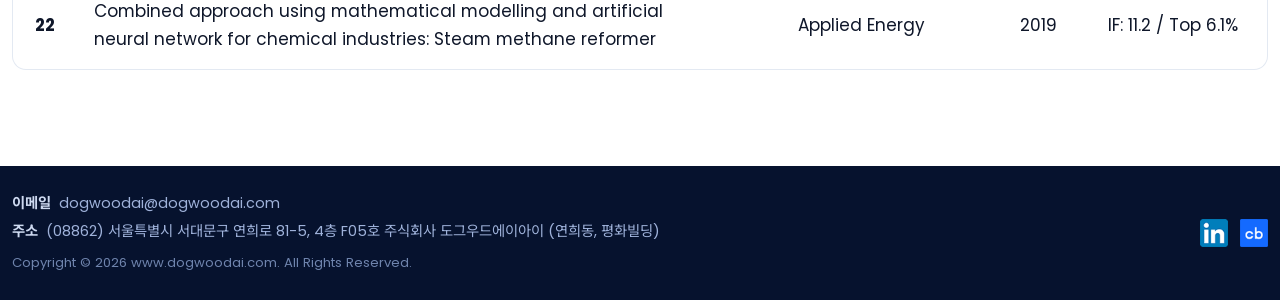
<file: ip-papers.html>
<!DOCTYPE html>
<html lang="en">
<head>
<meta charset="UTF-8">
<meta name="viewport" content="width=device-width, initial-scale=1.0">
<title>DogWoodAI</title>
<!-- shared-head:start -->
<meta name="description" content="DogWoodAI builds tailor-made AI for real-time prediction, simulation, optimization and safety analysis of manufacturing plants.">
<meta property="og:type" content="website">
<meta property="og:title" content="DogWoodAI">
<meta property="og:description" content="DogWoodAI builds tailor-made AI for real-time prediction, simulation, optimization and safety analysis of manufacturing plants.">
<meta property="og:image" content="https://dogwoodai.github.io/homepage/assets/main/og-image.png">
<meta property="og:image:type" content="image/png">
<meta property="og:image:width" content="1200">
<meta property="og:image:height" content="630">
<meta property="og:site_name" content="DogWoodAI">
<meta name="twitter:card" content="summary_large_image">
<meta name="twitter:title" content="DogWoodAI">
<meta name="twitter:description" content="DogWoodAI builds tailor-made AI for real-time prediction, simulation, optimization and safety analysis of manufacturing plants.">
<meta name="twitter:image" content="https://dogwoodai.github.io/homepage/assets/main/og-image.png">
<link rel="apple-touch-icon" sizes="57x57" href="favicon/apple-icon-57x57.png">
<link rel="apple-touch-icon" sizes="60x60" href="favicon/apple-icon-60x60.png">
<link rel="apple-touch-icon" sizes="72x72" href="favicon/apple-icon-72x72.png">
<link rel="apple-touch-icon" sizes="76x76" href="favicon/apple-icon-76x76.png">
<link rel="apple-touch-icon" sizes="114x114" href="favicon/apple-icon-114x114.png">
<link rel="apple-touch-icon" sizes="120x120" href="favicon/apple-icon-120x120.png">
<link rel="apple-touch-icon" sizes="144x144" href="favicon/apple-icon-144x144.png">
<link rel="apple-touch-icon" sizes="152x152" href="favicon/apple-icon-152x152.png">
<link rel="apple-touch-icon" sizes="180x180" href="favicon/apple-icon-180x180.png">
<link rel="icon" type="image/png" sizes="192x192" href="favicon/android-icon-192x192.png">
<link rel="icon" type="image/png" sizes="32x32" href="favicon/favicon-32x32.png">
<link rel="icon" type="image/png" sizes="96x96" href="favicon/favicon-96x96.png">
<link rel="icon" type="image/png" sizes="16x16" href="favicon/favicon-16x16.png">
<link rel="shortcut icon" href="favicon/favicon.ico">
<link rel="manifest" href="favicon/manifest.json">
<meta name="msapplication-TileColor" content="#ffffff">
<meta name="msapplication-TileImage" content="favicon/ms-icon-144x144.png">
<meta name="msapplication-config" content="favicon/browserconfig.xml">
<meta name="theme-color" content="#ffffff">
<!-- shared-head:end -->
<link rel="preconnect" href="https://fonts.googleapis.com">
<link rel="preconnect" href="https://fonts.gstatic.com" crossorigin>
<link href="https://fonts.googleapis.com/css2?family=Poppins:wght@300;400;500;600;700;800&family=Noto+Sans+KR:wght@300;400;500;700;800&display=swap" rel="stylesheet">
<link rel="stylesheet" href="css/style.css">
</head>
<body data-popup="off">
<div id="site-header"></div>

<section class="page-hero"><div class="container"><h1 data-i18n="nav.ip"></h1></div></section>

<section class="section anchor-sec" id="patent" style="padding-bottom:48px">
  <div class="container">
    <h2 class="h-lg reveal" style="margin-bottom:22px" data-i18n="ipg.patH"></h2>
    <div class="table-wrap ip-table reveal">
      <table>
        <thead><tr><th style="width:56px"></th><th data-i18n="pat.col1"></th><th style="width:42%" data-i18n="ipg.noteH"></th></tr></thead>
        <tbody id="patentRows"></tbody>
      </table>
    </div>
  </div>
</section>

<section class="section anchor-sec" id="publications" style="padding-top:24px">
  <div class="container">
    <h2 class="h-lg reveal" style="margin-bottom:8px" data-i18n="ipg.pubH"></h2>
    <p class="ip-note reveal" data-i18n="ipg.real"></p>
    <div class="table-wrap ip-table reveal">
      <table>
        <thead><tr>
          <th style="width:56px"></th><th data-i18n="pat.col1"></th>
          <th style="width:170px" data-i18n="ipg.journal"></th>
          <th style="width:80px" data-i18n="ipg.date"></th>
          <th style="width:150px" data-i18n="ipg.rank"></th>
        </tr></thead>
        <tbody id="publicationRows"></tbody>
      </table>
    </div>
  </div>
</section>

<div id="site-footer"></div>
<script src="js/translations.js"></script>
<script src="js/page-data.js"></script>
<script>
(function(){
  function render(data){
    function byOrder(a,b){ return Number(b.order || 0) - Number(a.order || 0); }
    var patRoot = document.getElementById("patentRows");
    if(patRoot){
      patRoot.innerHTML = (data.patents || []).slice().sort(byOrder).map(function(p, i){
        return '<tr><td class="c"><b>'+(i+1)+'</b></td><td data-i18n="'+p.titleKey+'"></td><td data-i18n="'+p.noteKey+'"></td></tr>';
      }).join("");
    }
    var pubRoot = document.getElementById("publicationRows");
    if(pubRoot){
      pubRoot.innerHTML = (data.publications || []).slice().sort(byOrder).map(function(p, i){
        var no = (p.realData ? "*" : "") + (i+1);
        return '<tr><td class="c"><b>'+no+'</b></td><td>'+p.title+'</td><td class="c">'+p.journal+'</td><td class="c">'+p.date+'</td><td class="c">'+p.rank+'</td></tr>';
      }).join("");
    }
  }
  PageData.load("data/ip-papers.json", render);
})();
</script>
<script src="js/app.js"></script>
</body>
</html>
</file>
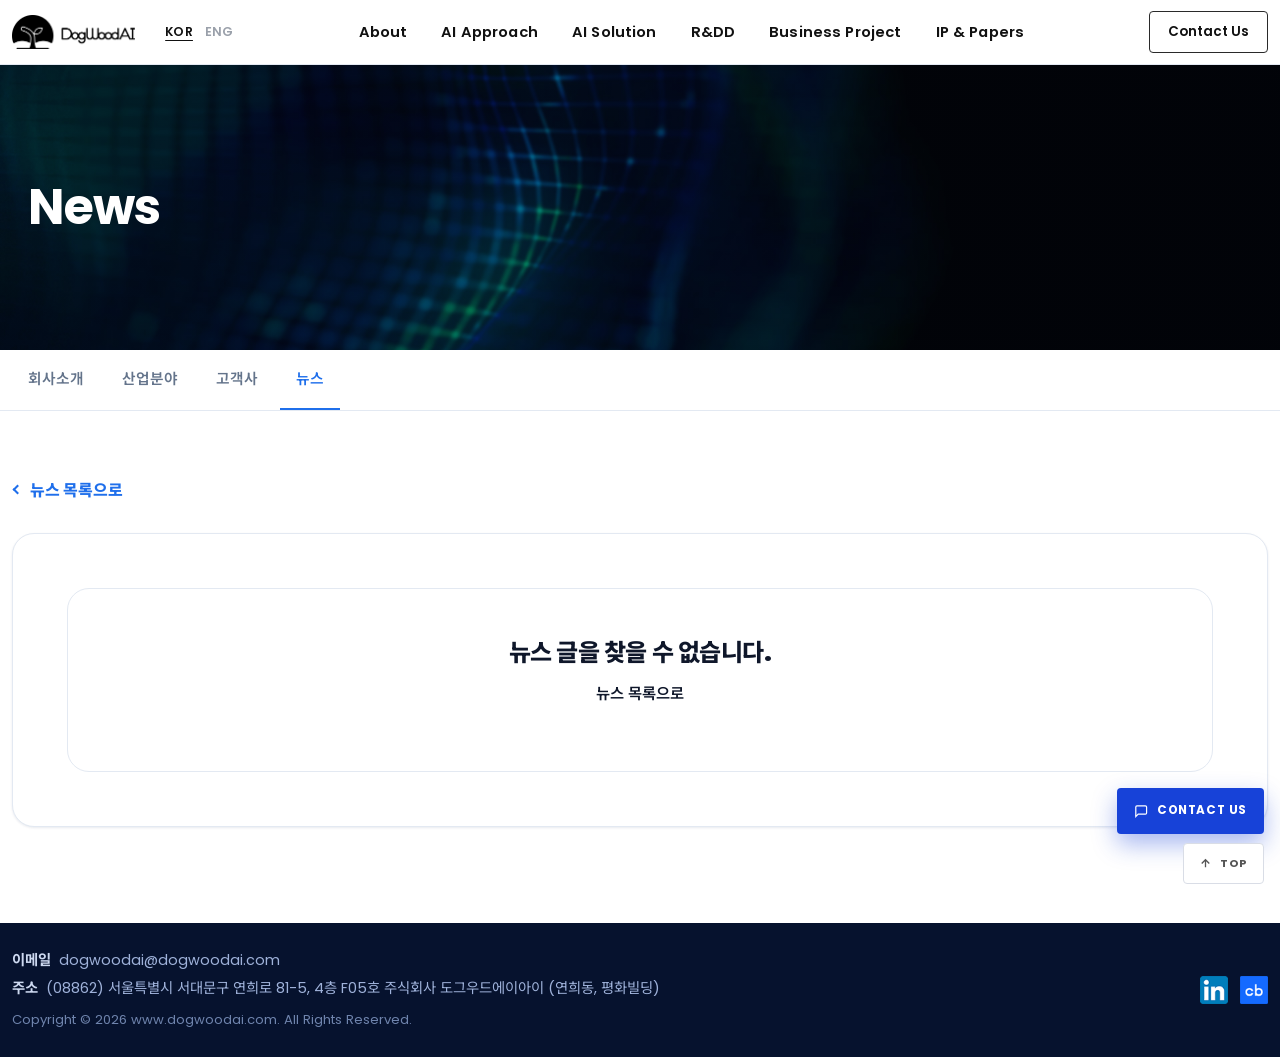
<file: news-detail.html>
<!DOCTYPE html>
<html lang="en">
<head>
<meta charset="UTF-8">
<meta name="viewport" content="width=device-width, initial-scale=1.0">
<title>DogWoodAI</title>
<!-- shared-head:start -->
<meta name="description" content="DogWoodAI builds tailor-made AI for real-time prediction, simulation, optimization and safety analysis of manufacturing plants.">
<meta property="og:type" content="website">
<meta property="og:title" content="DogWoodAI">
<meta property="og:description" content="DogWoodAI builds tailor-made AI for real-time prediction, simulation, optimization and safety analysis of manufacturing plants.">
<meta property="og:image" content="https://dogwoodai.github.io/homepage/assets/main/og-image.png">
<meta property="og:image:type" content="image/png">
<meta property="og:image:width" content="1200">
<meta property="og:image:height" content="630">
<meta property="og:site_name" content="DogWoodAI">
<meta name="twitter:card" content="summary_large_image">
<meta name="twitter:title" content="DogWoodAI">
<meta name="twitter:description" content="DogWoodAI builds tailor-made AI for real-time prediction, simulation, optimization and safety analysis of manufacturing plants.">
<meta name="twitter:image" content="https://dogwoodai.github.io/homepage/assets/main/og-image.png">
<link rel="apple-touch-icon" sizes="57x57" href="favicon/apple-icon-57x57.png">
<link rel="apple-touch-icon" sizes="60x60" href="favicon/apple-icon-60x60.png">
<link rel="apple-touch-icon" sizes="72x72" href="favicon/apple-icon-72x72.png">
<link rel="apple-touch-icon" sizes="76x76" href="favicon/apple-icon-76x76.png">
<link rel="apple-touch-icon" sizes="114x114" href="favicon/apple-icon-114x114.png">
<link rel="apple-touch-icon" sizes="120x120" href="favicon/apple-icon-120x120.png">
<link rel="apple-touch-icon" sizes="144x144" href="favicon/apple-icon-144x144.png">
<link rel="apple-touch-icon" sizes="152x152" href="favicon/apple-icon-152x152.png">
<link rel="apple-touch-icon" sizes="180x180" href="favicon/apple-icon-180x180.png">
<link rel="icon" type="image/png" sizes="192x192" href="favicon/android-icon-192x192.png">
<link rel="icon" type="image/png" sizes="32x32" href="favicon/favicon-32x32.png">
<link rel="icon" type="image/png" sizes="96x96" href="favicon/favicon-96x96.png">
<link rel="icon" type="image/png" sizes="16x16" href="favicon/favicon-16x16.png">
<link rel="shortcut icon" href="favicon/favicon.ico">
<link rel="manifest" href="favicon/manifest.json">
<meta name="msapplication-TileColor" content="#ffffff">
<meta name="msapplication-TileImage" content="favicon/ms-icon-144x144.png">
<meta name="msapplication-config" content="favicon/browserconfig.xml">
<meta name="theme-color" content="#ffffff">
<!-- shared-head:end -->
<link rel="preconnect" href="https://fonts.googleapis.com">
<link rel="preconnect" href="https://fonts.gstatic.com" crossorigin>
<link href="https://fonts.googleapis.com/css2?family=Inter:wght@400;500;600;700;800&family=Noto+Sans+KR:wght@400;500;700;800&display=swap" rel="stylesheet">
<link rel="stylesheet" href="css/style.css">
</head>
<body data-page="news-detail.html" data-popup="off">
<div id="site-header"></div>

<section class="page-hero">
  <div class="container">
    <div class="breadcrumb"><a href="./">Home</a><span class="sep">/</span><a href="news" data-i18n="nav.news"></a></div>
    <h1 data-i18n="news.h1"></h1>
    <p data-i18n="news.sub"></p>
  </div>
</section>

<div class="subnav"><div class="container">
  <a href="about#company" data-i18n="nav.company"></a>
  <a href="about#industries" data-i18n="nav.industries"></a>
  <a href="about#customers" data-i18n="nav.customers"></a>
  <a href="news" class="active" data-i18n="nav.news"></a>
</div></div>

<section class="section">
  <div class="container news-detail-wrap">
    <a class="news-back" href="news" data-i18n="news.back"></a>
    <article id="news-detail" class="news-detail" aria-live="polite"></article>
  </div>
</section>

<div id="site-footer"></div>
<script src="js/translations.js"></script>
<script src="js/app.js"></script>
<script src="js/news.js"></script>
</body>
</html>
</file>
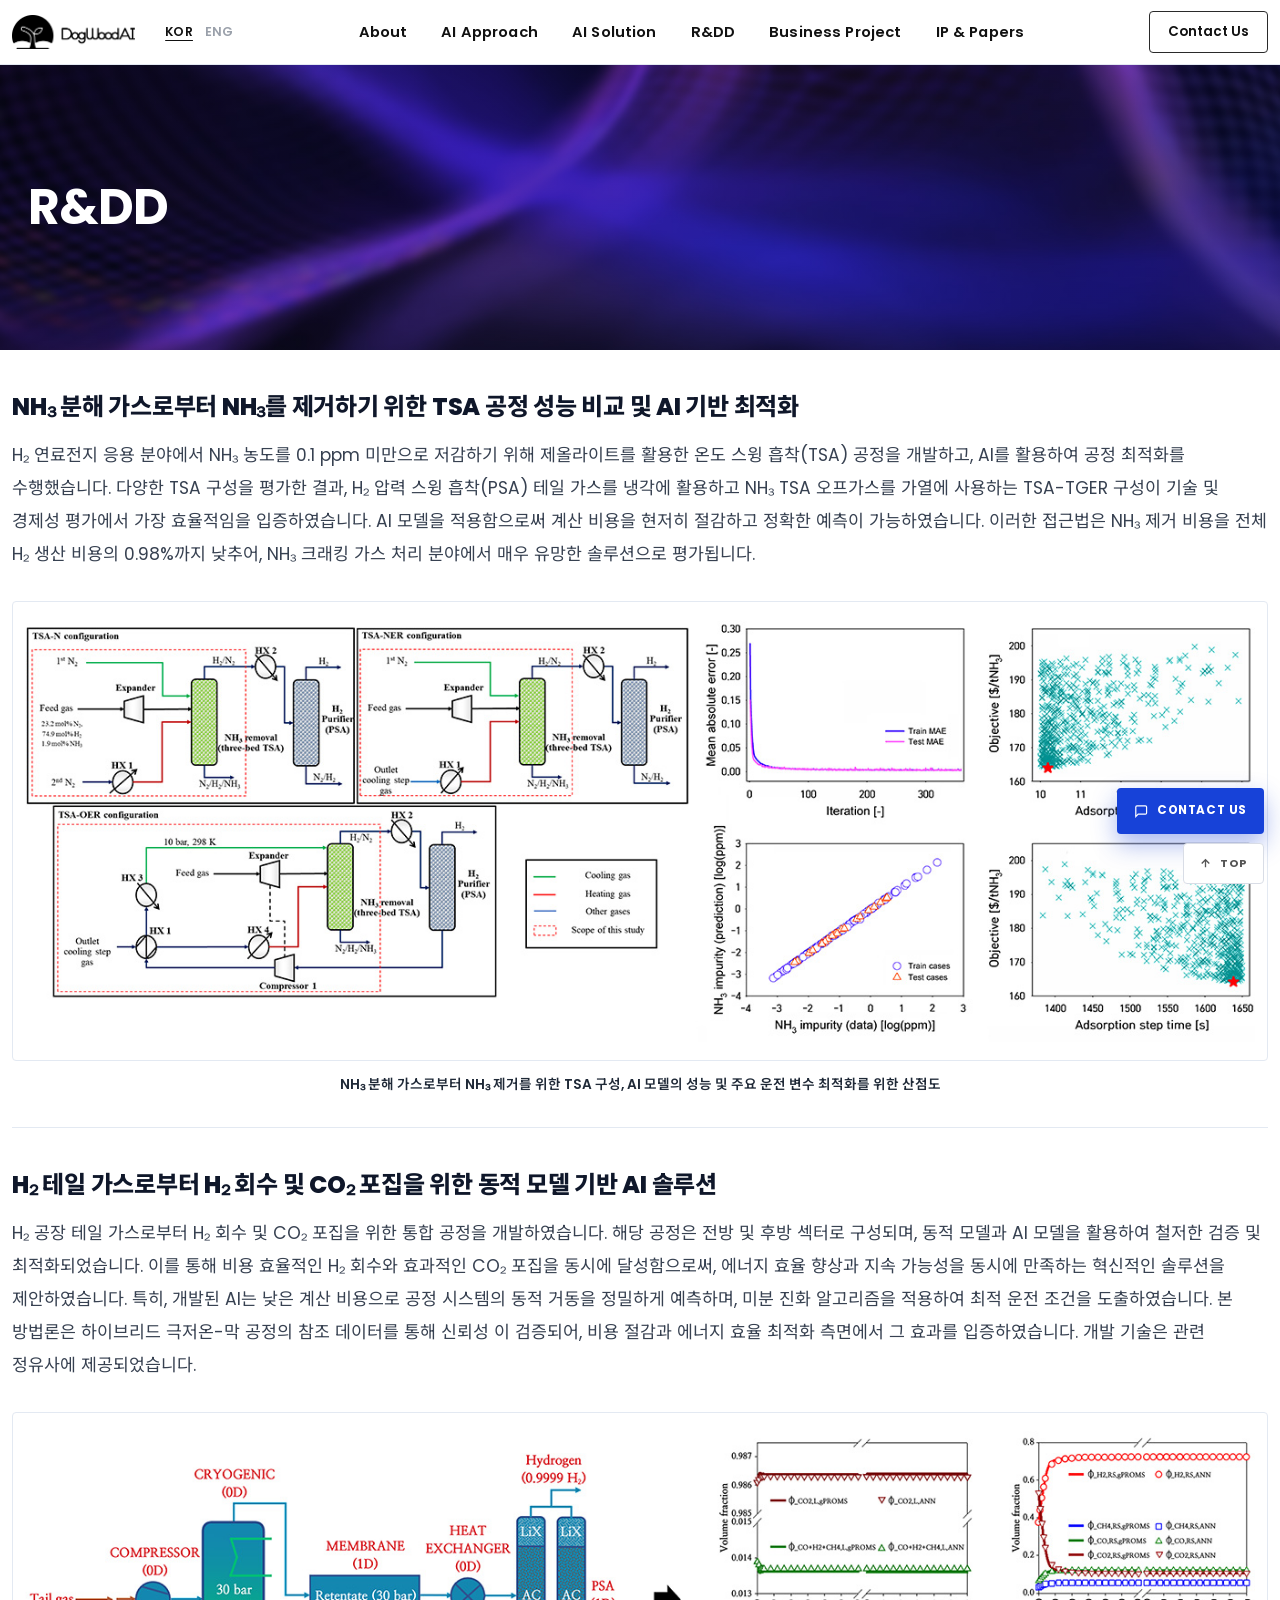
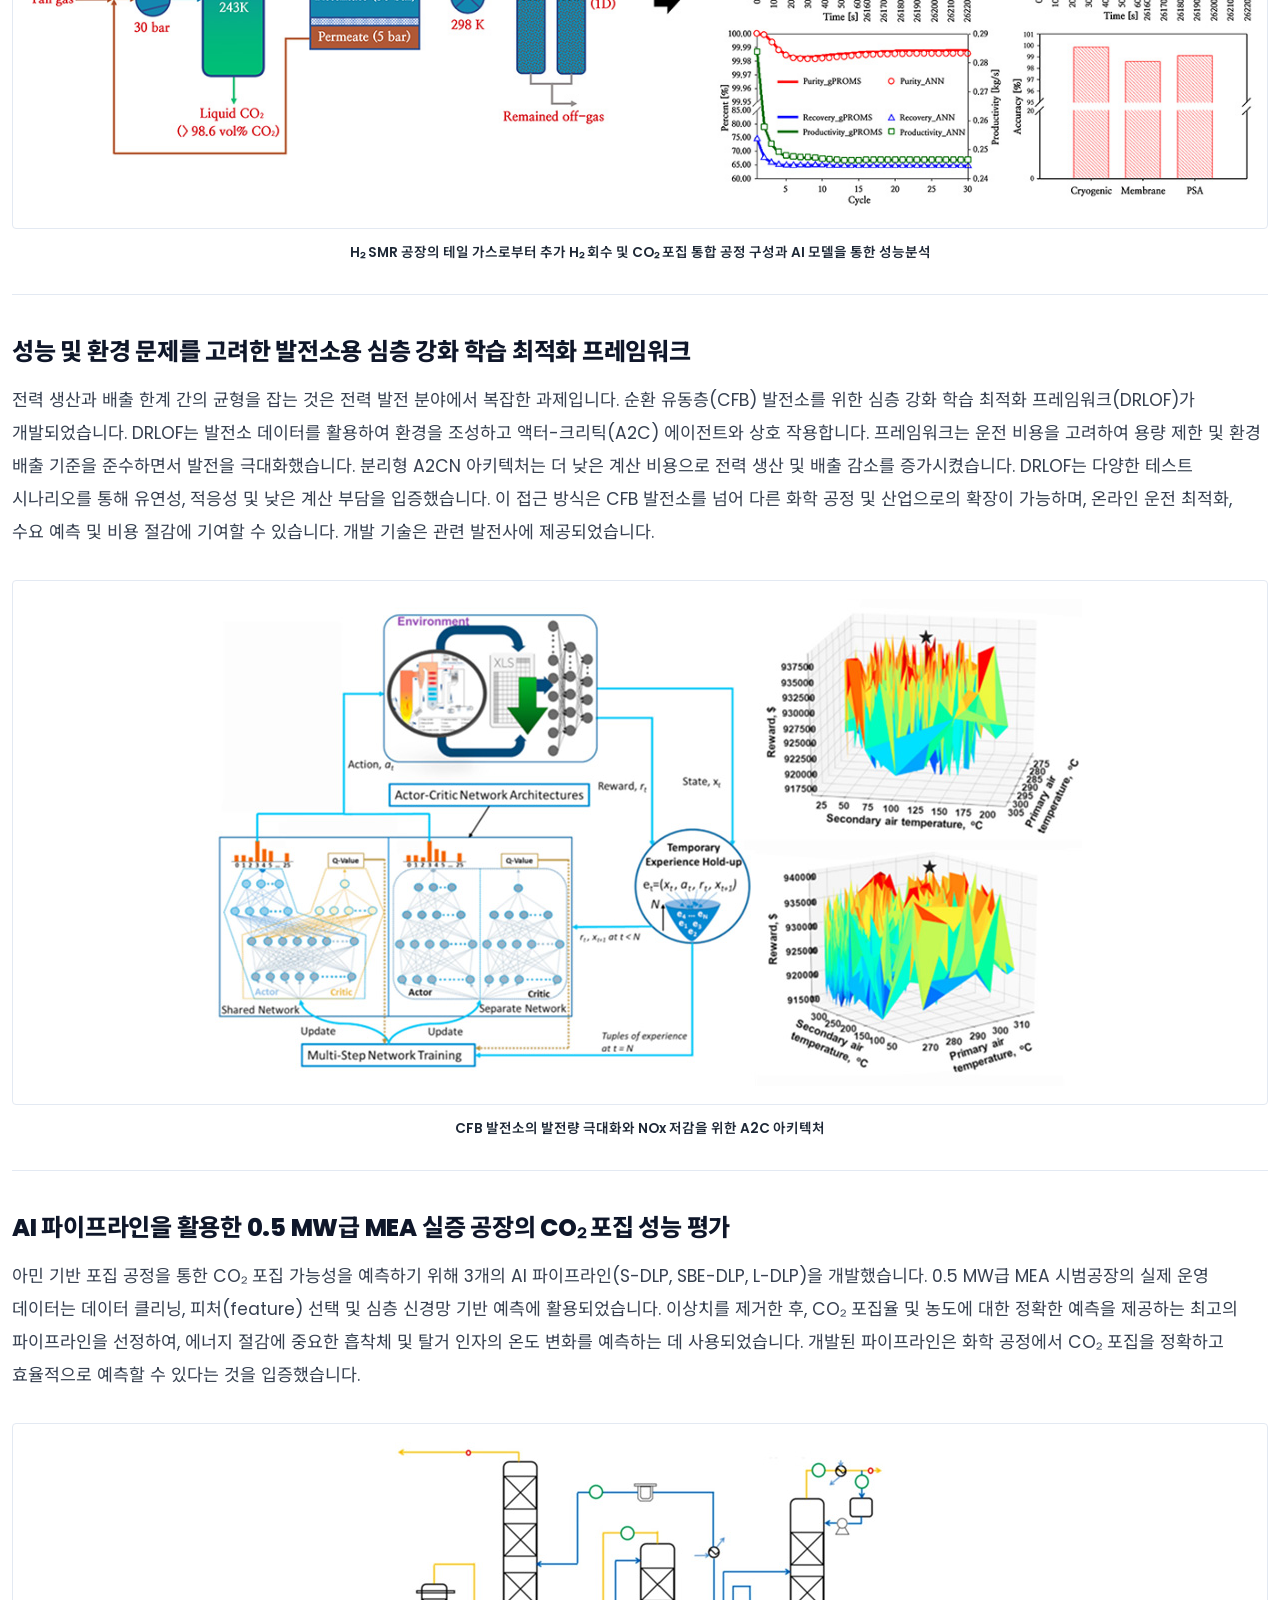
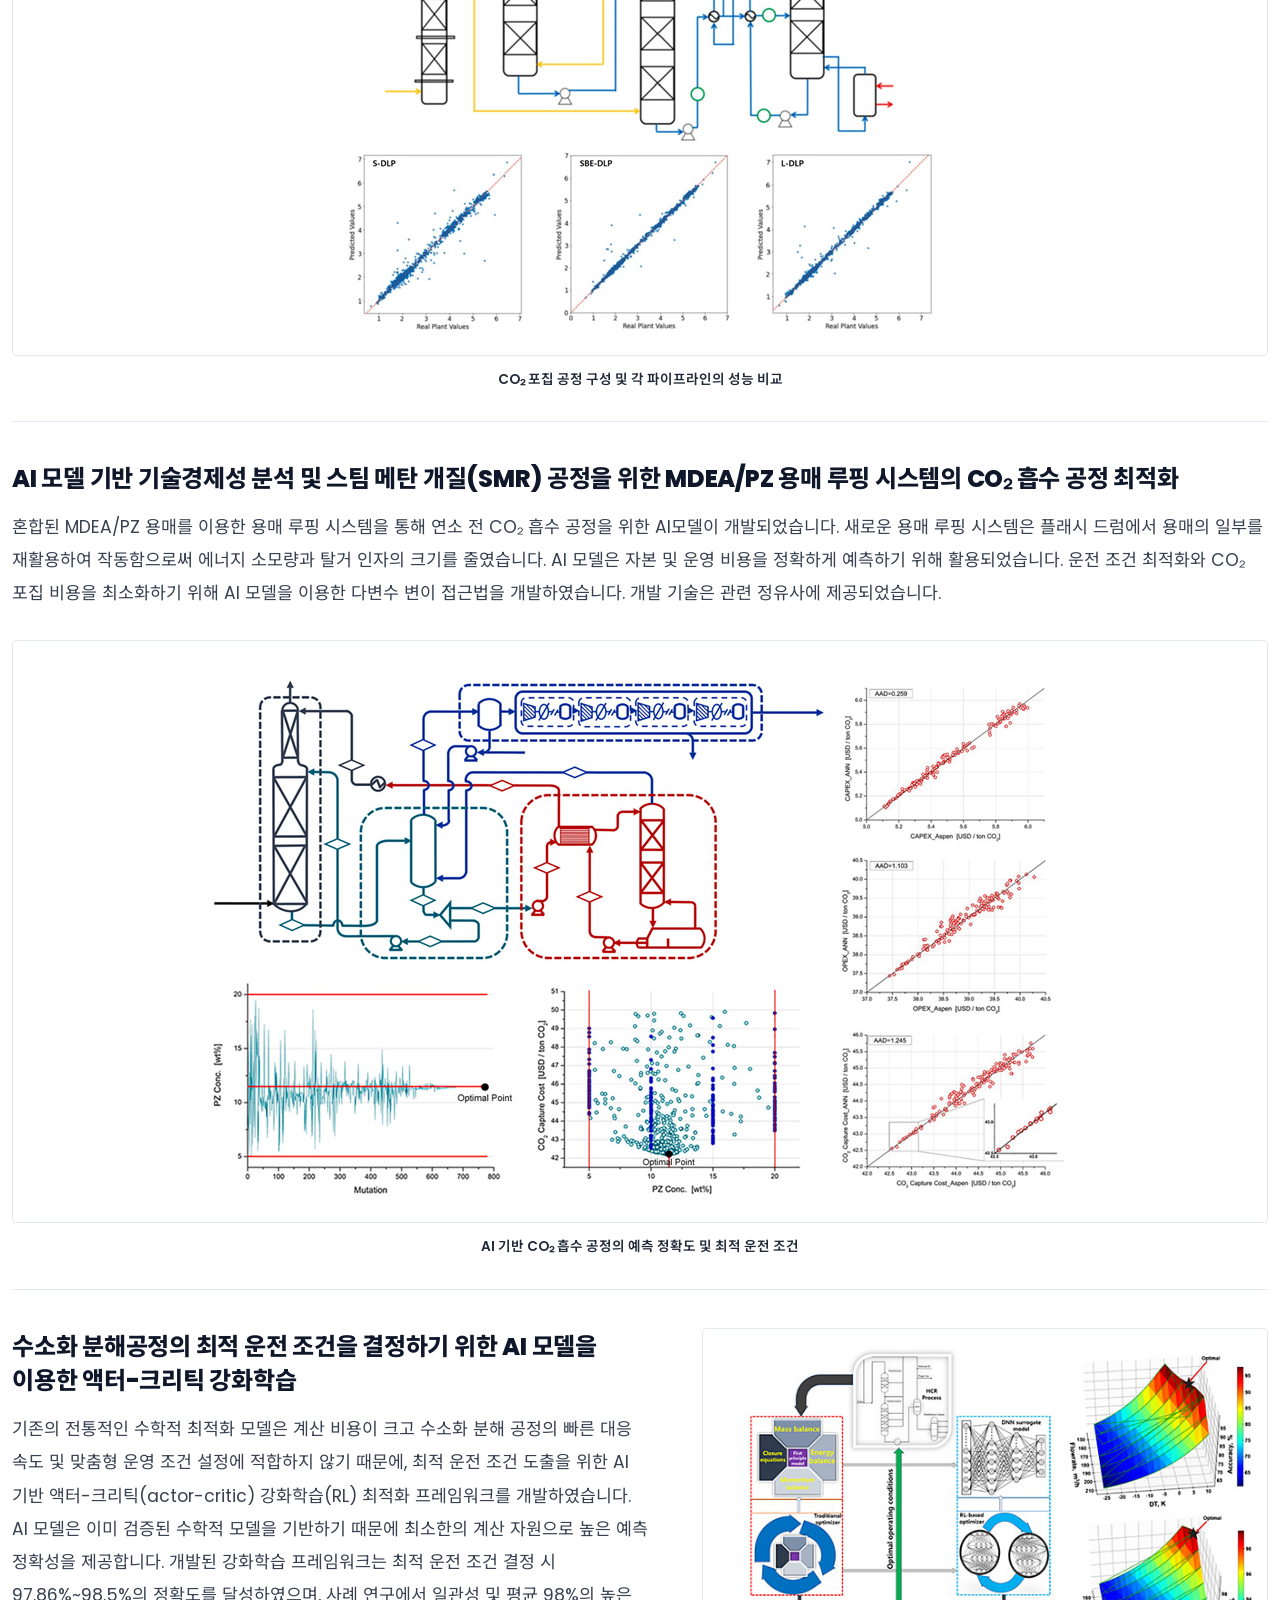
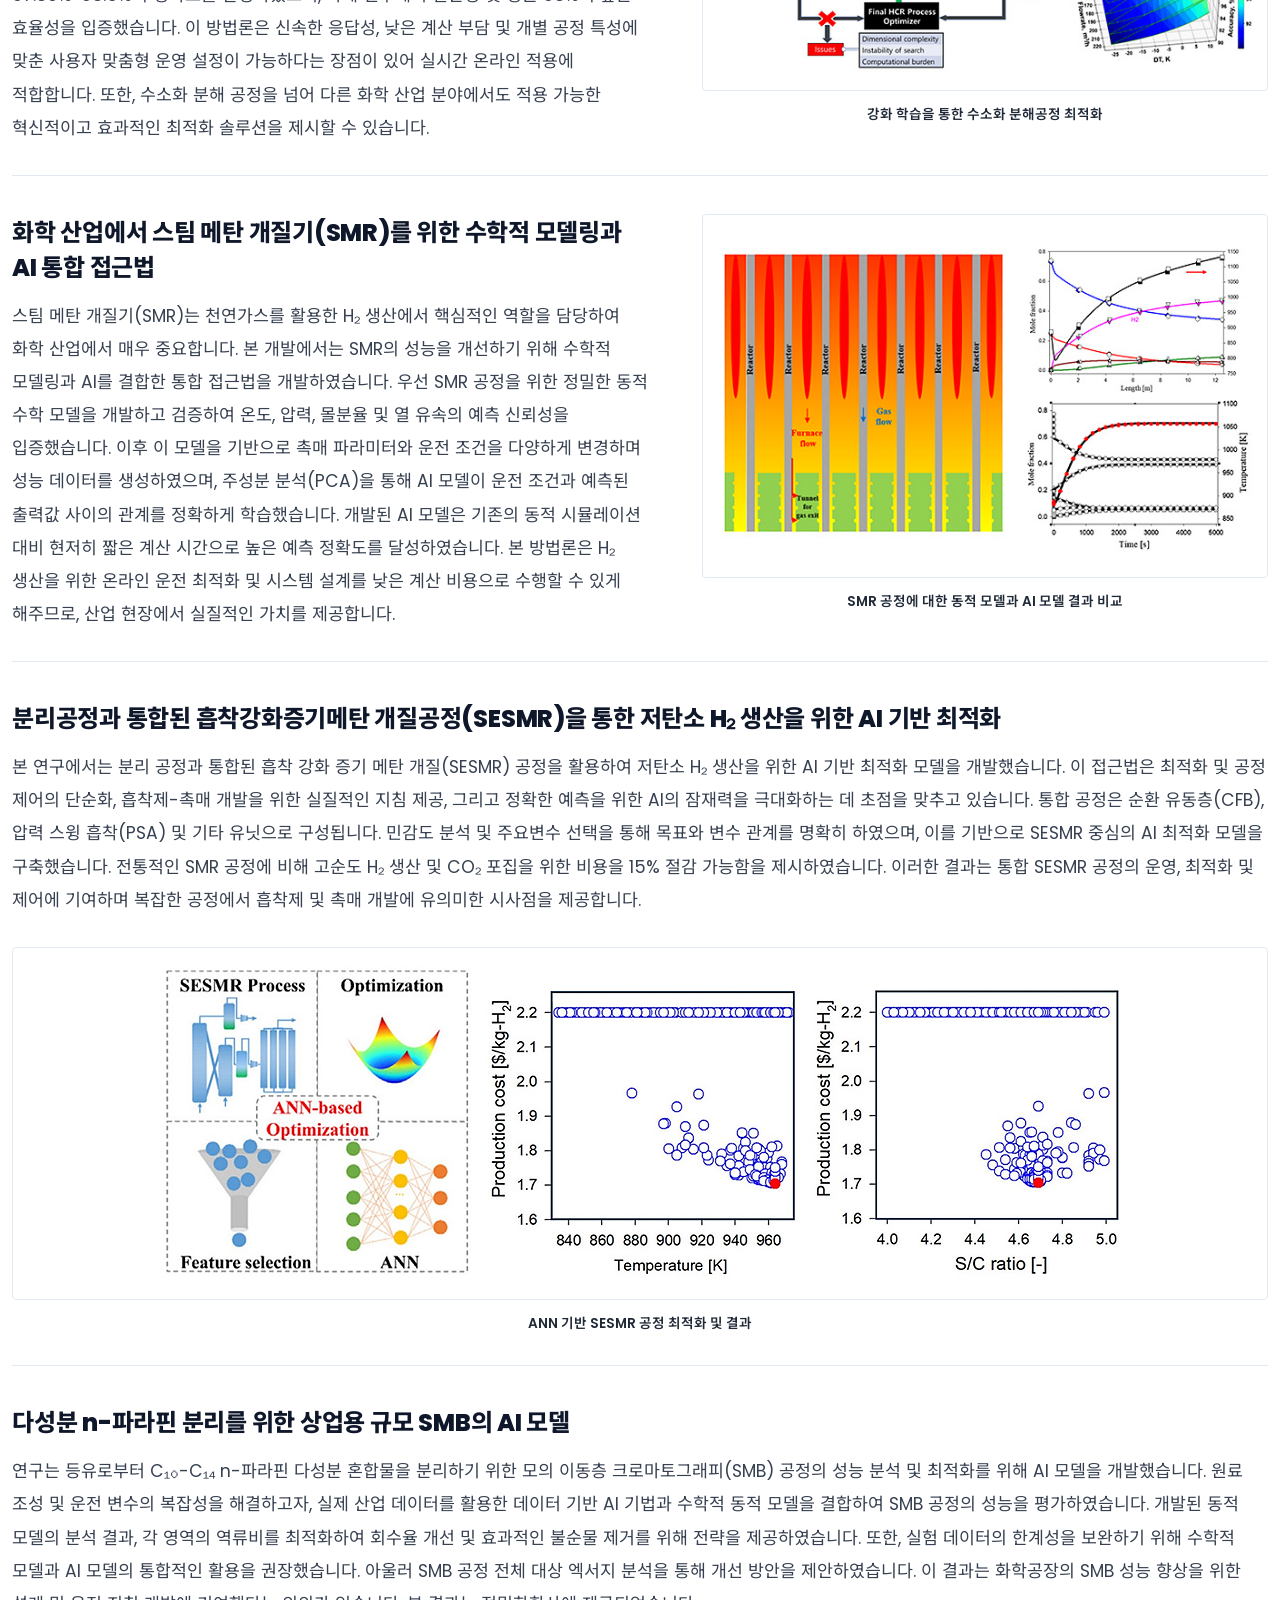
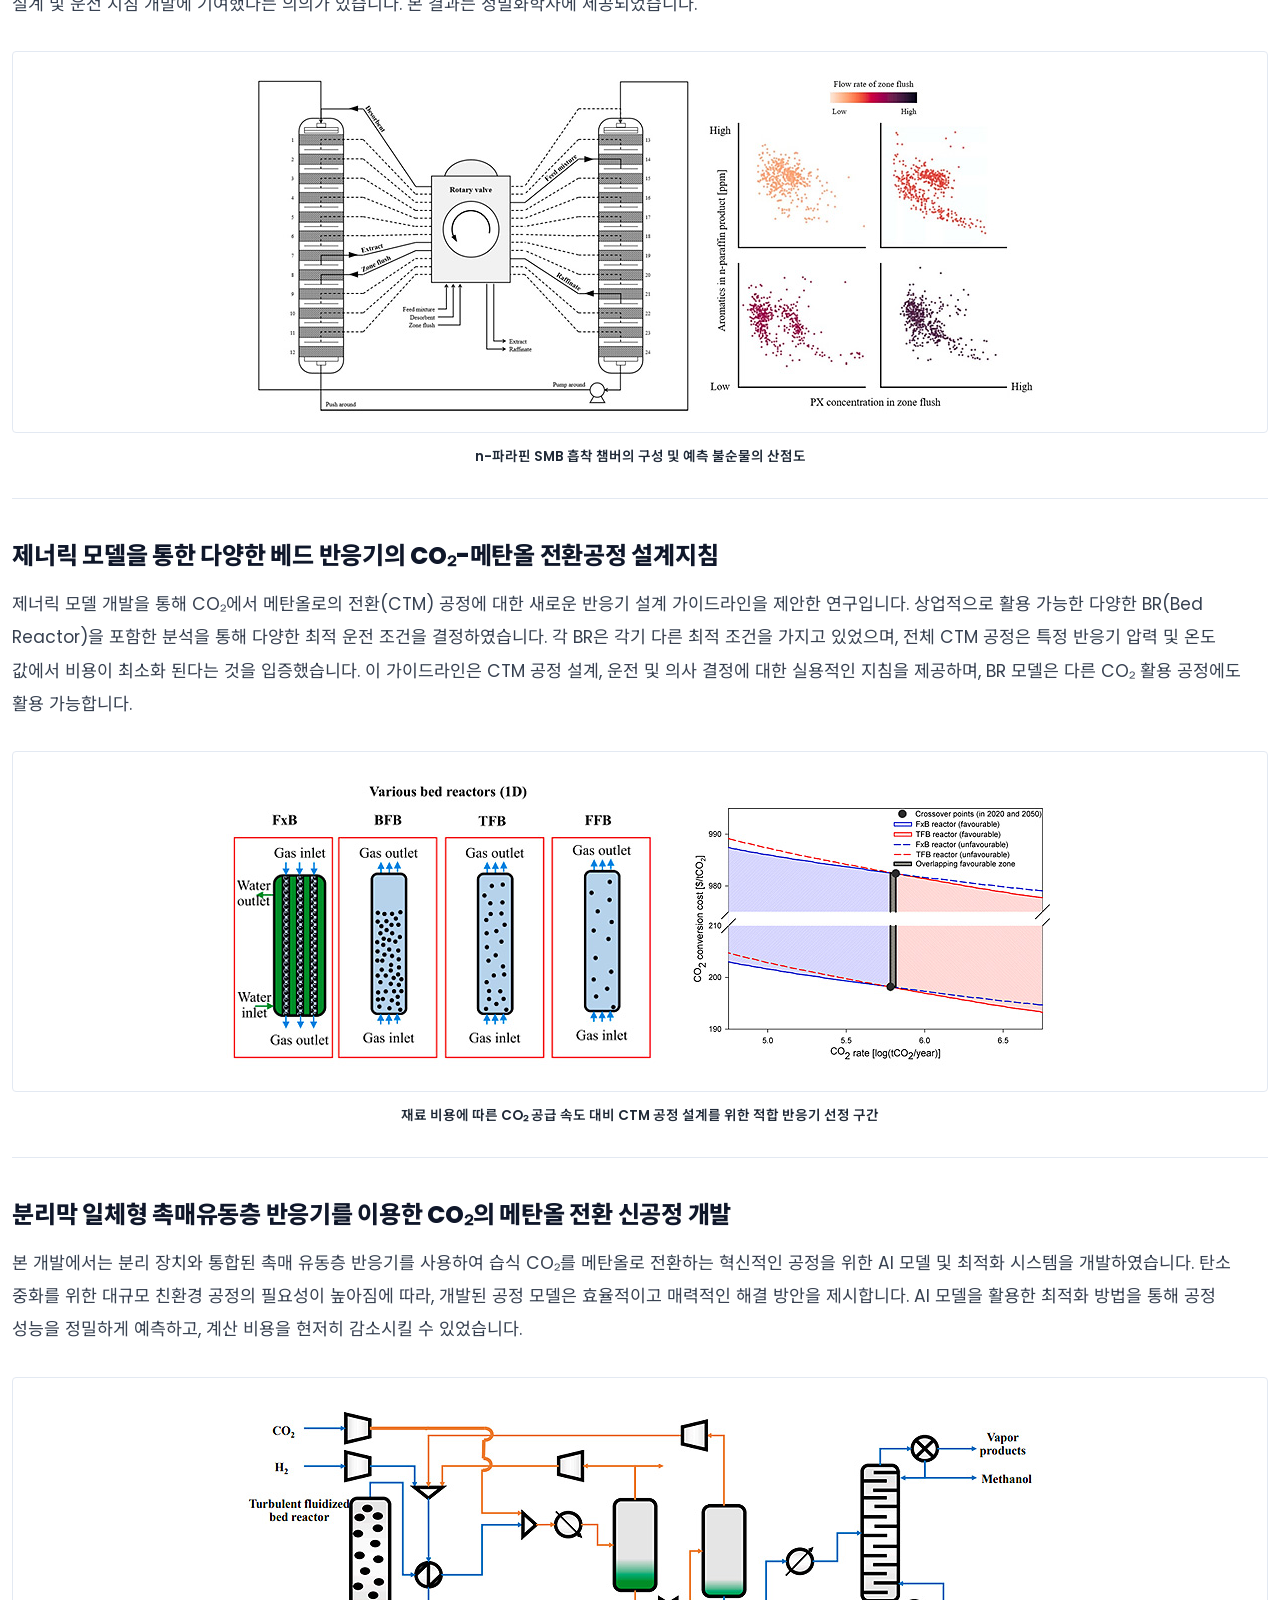
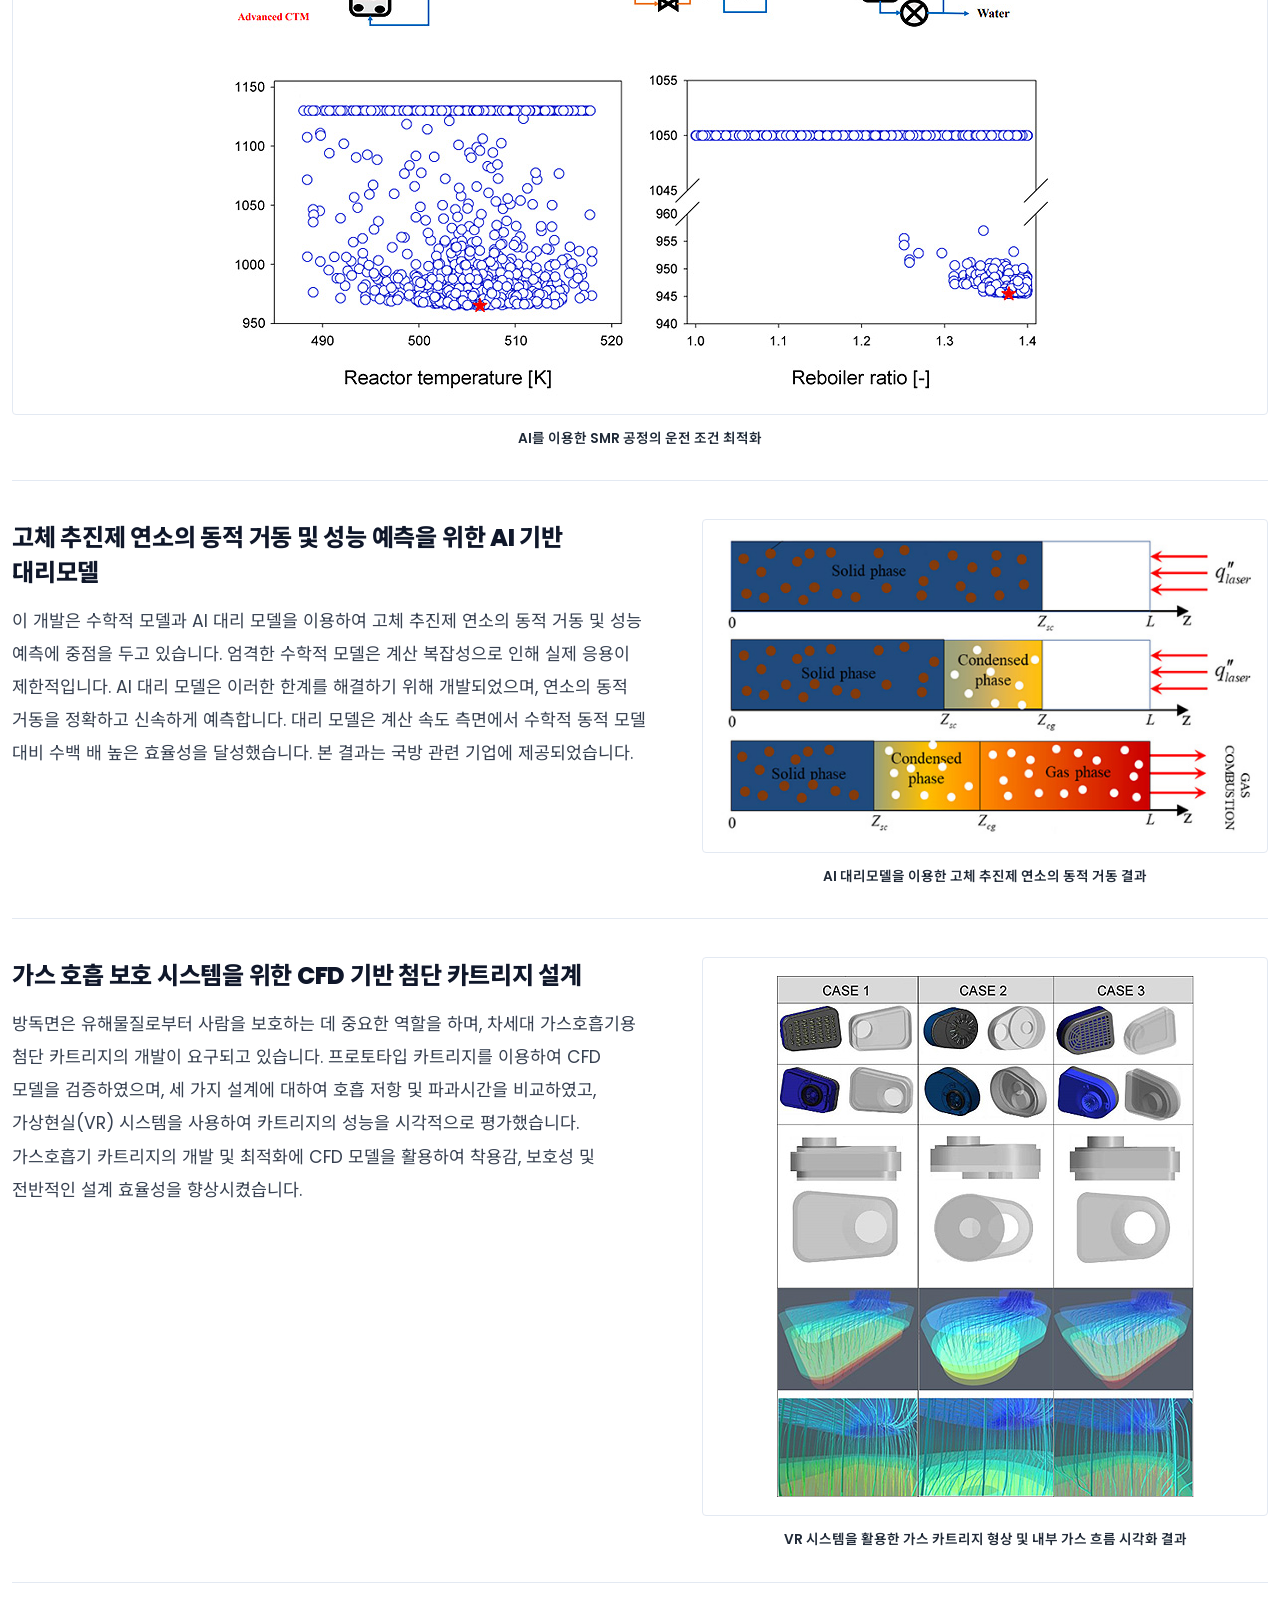
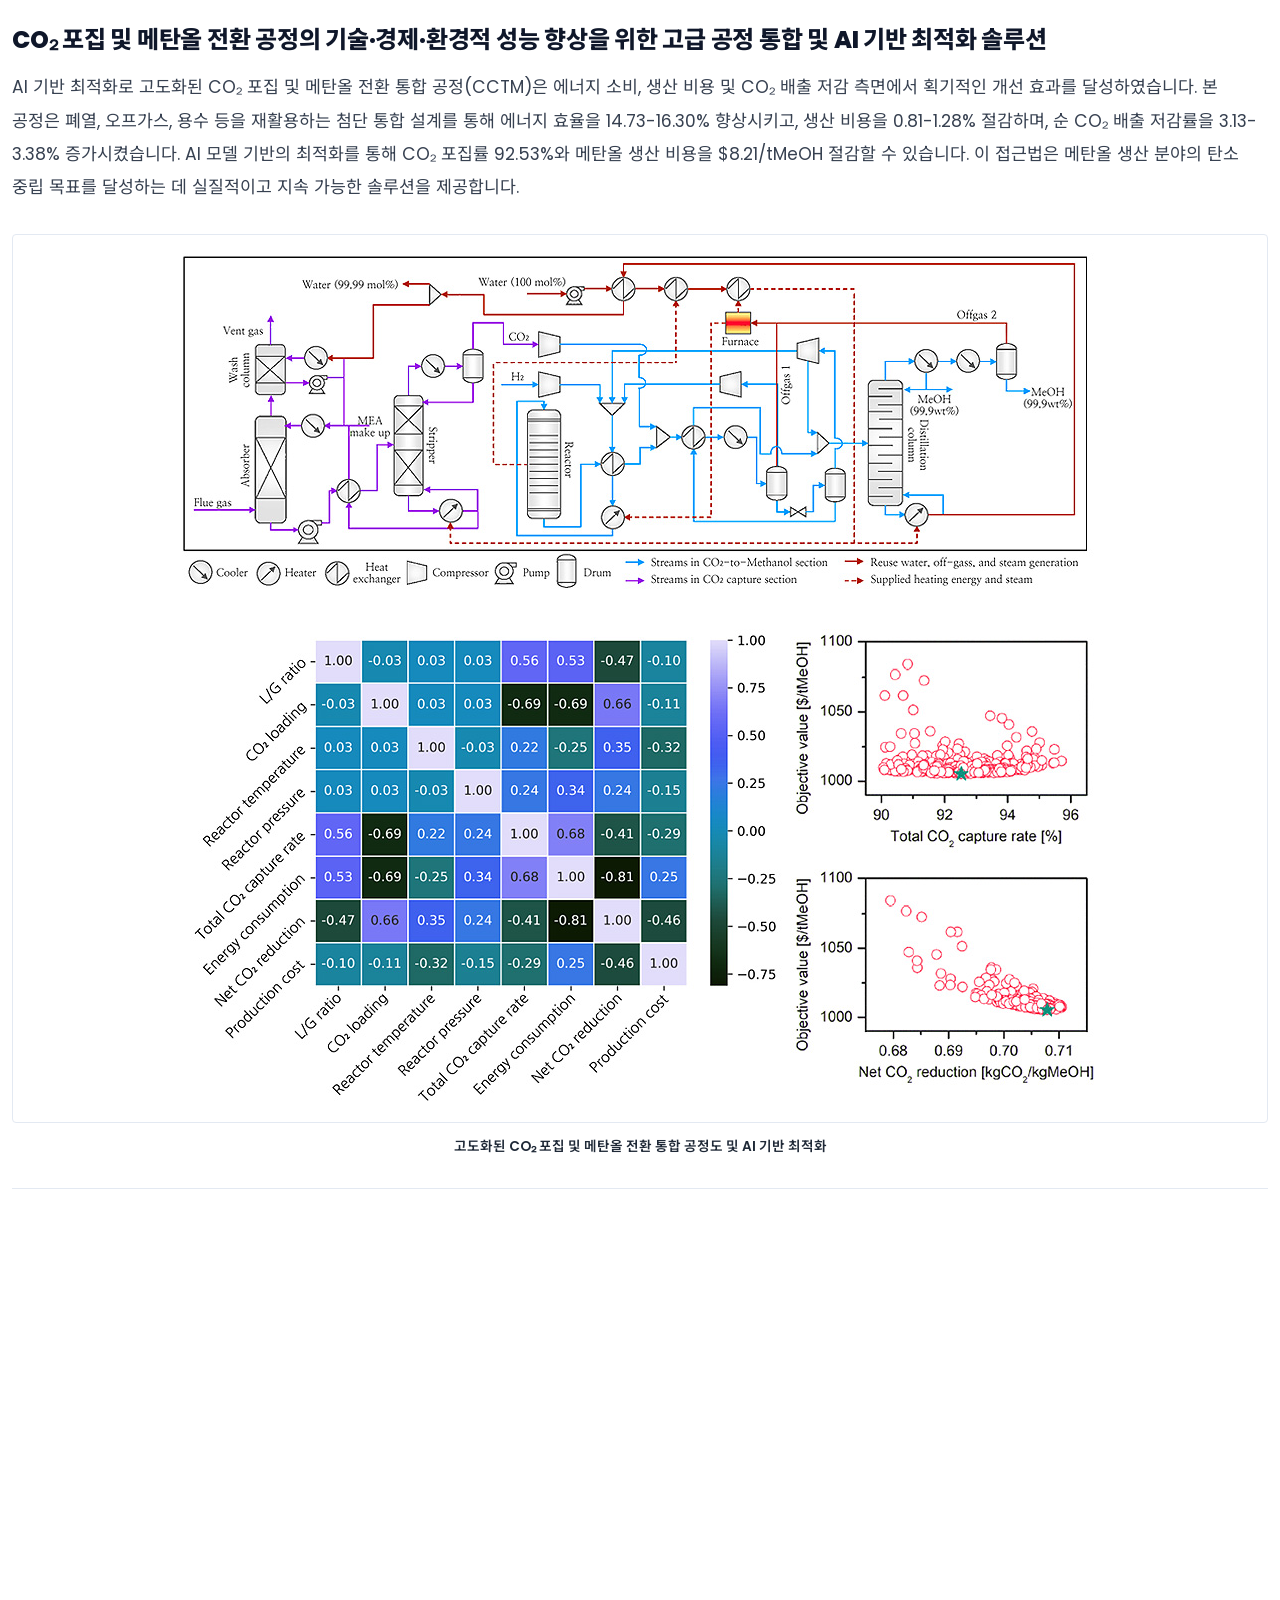
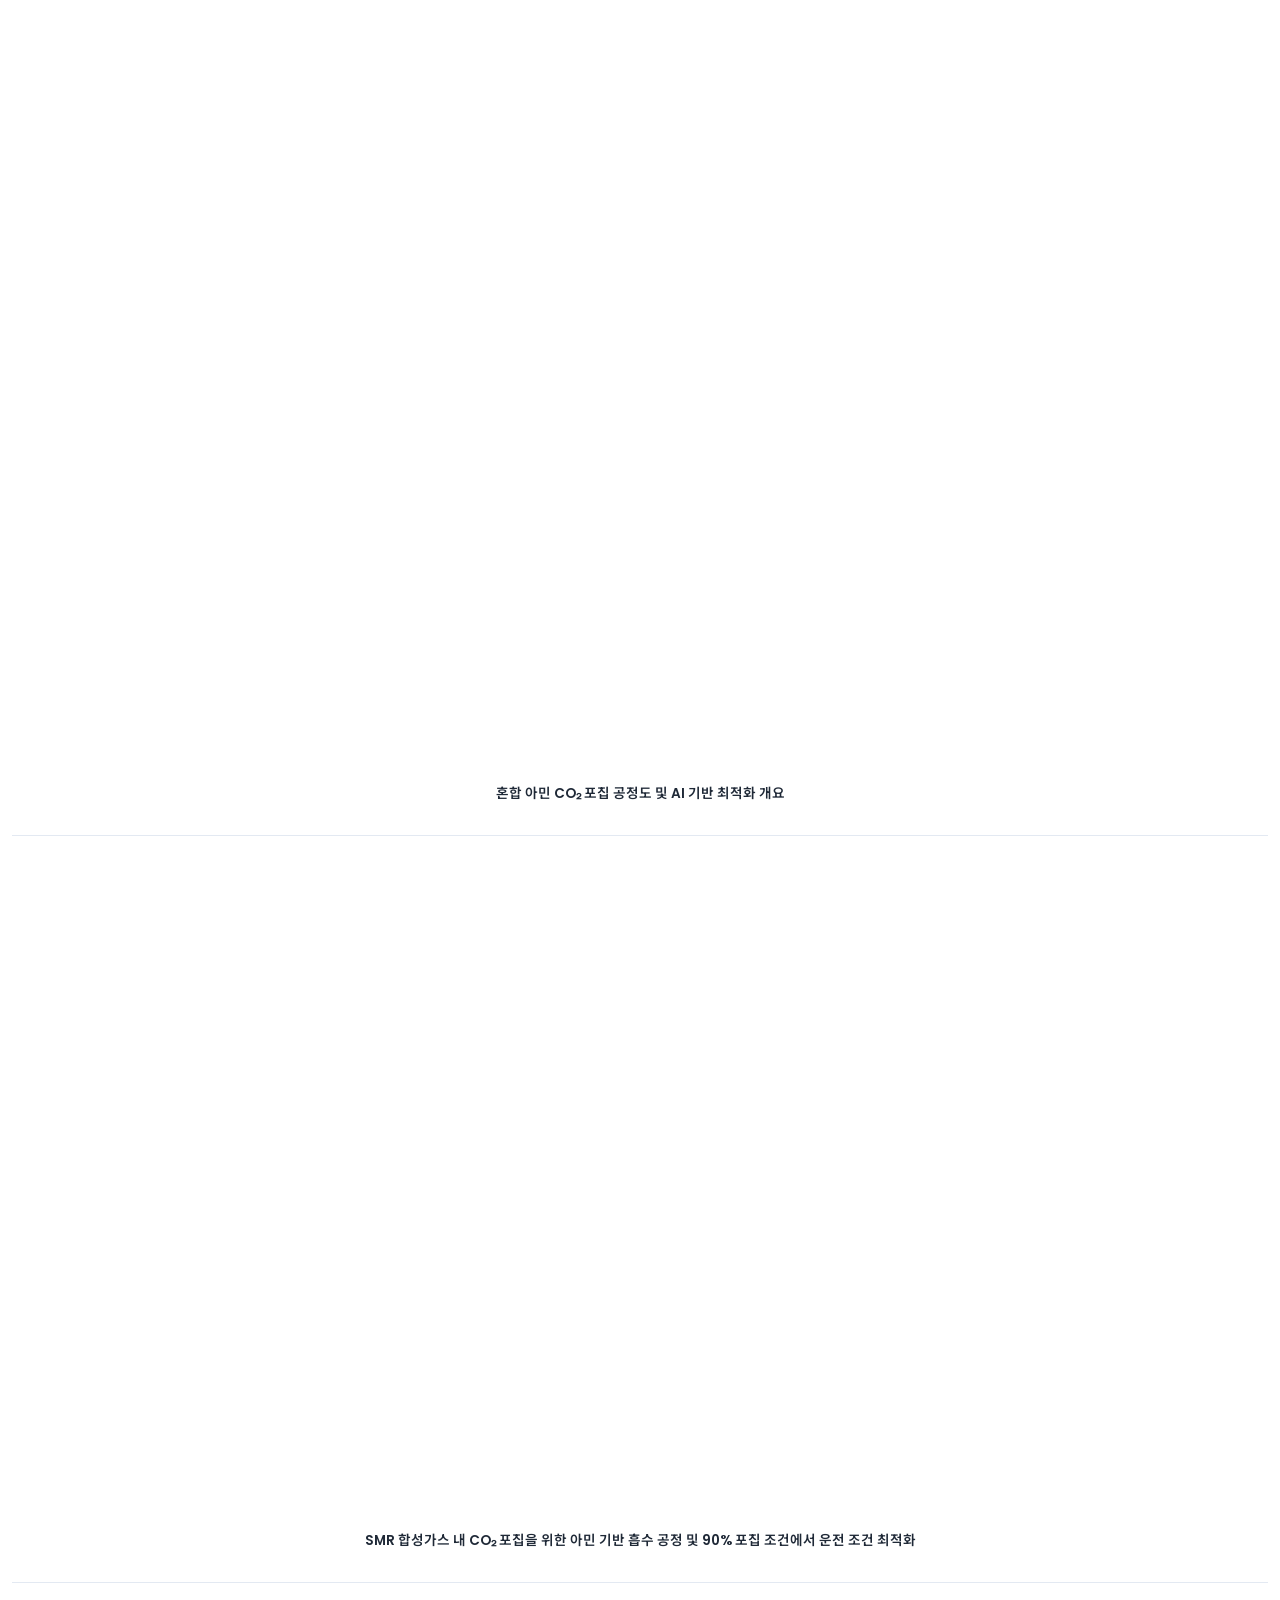
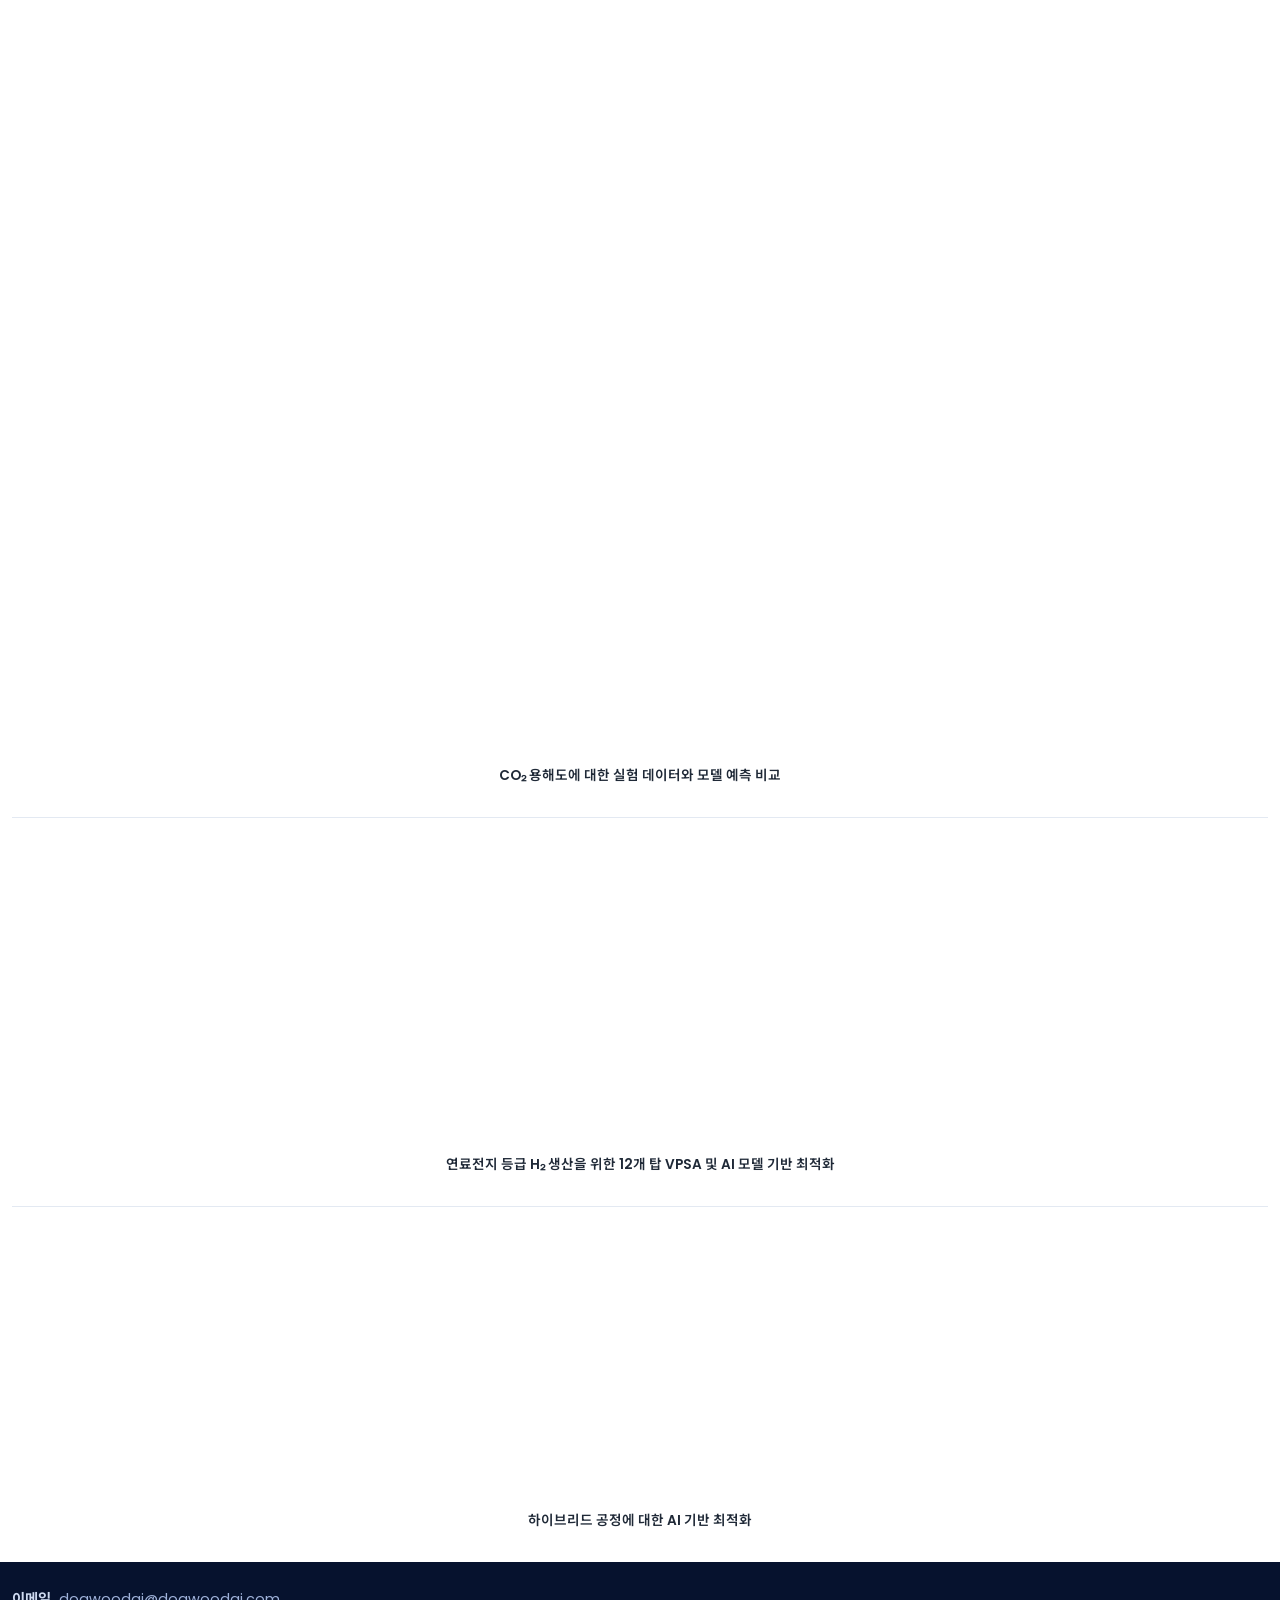
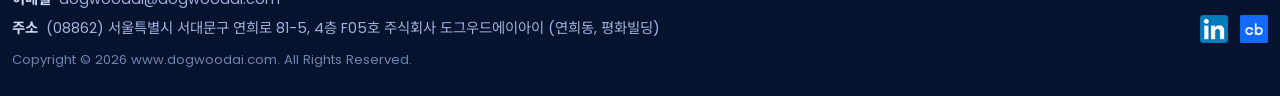
<file: rndd.html>
<!DOCTYPE html>
<html lang="en">
<head>
<meta charset="UTF-8">
<meta name="viewport" content="width=device-width, initial-scale=1.0">
<title>DogWoodAI</title>
<!-- shared-head:start -->
<meta name="description" content="DogWoodAI builds tailor-made AI for real-time prediction, simulation, optimization and safety analysis of manufacturing plants.">
<meta property="og:type" content="website">
<meta property="og:title" content="DogWoodAI">
<meta property="og:description" content="DogWoodAI builds tailor-made AI for real-time prediction, simulation, optimization and safety analysis of manufacturing plants.">
<meta property="og:image" content="https://dogwoodai.github.io/homepage/assets/main/og-image.png">
<meta property="og:image:type" content="image/png">
<meta property="og:image:width" content="1200">
<meta property="og:image:height" content="630">
<meta property="og:site_name" content="DogWoodAI">
<meta name="twitter:card" content="summary_large_image">
<meta name="twitter:title" content="DogWoodAI">
<meta name="twitter:description" content="DogWoodAI builds tailor-made AI for real-time prediction, simulation, optimization and safety analysis of manufacturing plants.">
<meta name="twitter:image" content="https://dogwoodai.github.io/homepage/assets/main/og-image.png">
<link rel="apple-touch-icon" sizes="57x57" href="favicon/apple-icon-57x57.png">
<link rel="apple-touch-icon" sizes="60x60" href="favicon/apple-icon-60x60.png">
<link rel="apple-touch-icon" sizes="72x72" href="favicon/apple-icon-72x72.png">
<link rel="apple-touch-icon" sizes="76x76" href="favicon/apple-icon-76x76.png">
<link rel="apple-touch-icon" sizes="114x114" href="favicon/apple-icon-114x114.png">
<link rel="apple-touch-icon" sizes="120x120" href="favicon/apple-icon-120x120.png">
<link rel="apple-touch-icon" sizes="144x144" href="favicon/apple-icon-144x144.png">
<link rel="apple-touch-icon" sizes="152x152" href="favicon/apple-icon-152x152.png">
<link rel="apple-touch-icon" sizes="180x180" href="favicon/apple-icon-180x180.png">
<link rel="icon" type="image/png" sizes="192x192" href="favicon/android-icon-192x192.png">
<link rel="icon" type="image/png" sizes="32x32" href="favicon/favicon-32x32.png">
<link rel="icon" type="image/png" sizes="96x96" href="favicon/favicon-96x96.png">
<link rel="icon" type="image/png" sizes="16x16" href="favicon/favicon-16x16.png">
<link rel="shortcut icon" href="favicon/favicon.ico">
<link rel="manifest" href="favicon/manifest.json">
<meta name="msapplication-TileColor" content="#ffffff">
<meta name="msapplication-TileImage" content="favicon/ms-icon-144x144.png">
<meta name="msapplication-config" content="favicon/browserconfig.xml">
<meta name="theme-color" content="#ffffff">
<!-- shared-head:end -->
<link rel="preconnect" href="https://fonts.googleapis.com">
<link rel="preconnect" href="https://fonts.gstatic.com" crossorigin>
<link href="https://fonts.googleapis.com/css2?family=Poppins:wght@300;400;500;600;700;800&family=Noto+Sans+KR:wght@300;400;500;700;800&display=swap" rel="stylesheet">
<link rel="stylesheet" href="css/style.css">
<style>
.figcap-u{text-align:center;font-size:.85rem;font-weight:600;color:#1f2937;margin-top:13px}
/* images render at natural size, centered inside the full-width frame (like the original) */
#rdList .diagram{padding:18px 12px}
#rdList .diagram img{width:auto;max-width:100%;margin:0 auto}
/* side layout (text left, figure right) used by select sections */
.rd-side{display:grid;grid-template-columns:1.06fr .94fr;gap:52px;align-items:start}
.rd-side .diagram{margin-top:8px;padding:16px}
.rd-side .diagram img{width:100%}
@media(max-width:900px){.rd-side{grid-template-columns:1fr;gap:26px}}
#rdList .mod p.rd-p{margin-top:14px;color:#374151;font-size:clamp(1.08rem,1.18vw,1.16rem);line-height:1.92}
#rdList .mod h2{font-size:clamp(1.2rem,1.9vw,1.5rem);line-height:1.45}
</style>
</head>
<body data-popup="off">
<div id="site-header"></div>

<section class="page-hero"><div class="container"><h1 data-i18n="nav.rndd"></h1></div></section>

<div class="container">
  <div id="rdList"></div>
</div>

<div id="site-footer"></div>
<script src="js/translations.js"></script>
<script src="js/page-data.js"></script>
<script>
(function(){
  function render(data){
    var side = {};
    (data.sideSections || []).forEach(function(n){ side[n] = true; });
    var hashMatch = location.hash.match(/^#rdd-(\d+)$/);
    var hashTarget = hashMatch ? parseInt(hashMatch[1], 10) : 0;
    var html = "";
    var total = Object.keys(data.sizes || {}).length;
    for(var i=1;i<=total;i++){
      var n = (i<10?"0":"")+i;
      var size = data.sizes[n];
      var loading = hashTarget && i <= hashTarget ? "eager" : "lazy";
      var fig = '<div>'+
        '<div class="diagram reveal d1"><img src="assets/rndd/'+n+'.jpg" alt="" width="'+size[0]+'" height="'+size[1]+'" style="aspect-ratio:'+size[0]+'/'+size[1]+'" loading="'+loading+'"></div>'+
        '<p class="figcap-u" data-i18n="rd'+i+'.c"></p>'+
      '</div>';
      if(side[i]){
        html += '<section class="mod anchor-sec" id="rdd-'+i+'"><div class="rd-side">'+
          '<div class="reveal"><h2 data-i18n="rd'+i+'.t"></h2><p class="rd-p" data-i18n="rd'+i+'.p"></p></div>'+fig+
        '</div></section>';
      }else{
        html += '<section class="mod anchor-sec" id="rdd-'+i+'">'+
          '<h2 class="reveal" data-i18n="rd'+i+'.t"></h2>'+
          '<p class="rd-p reveal" data-i18n="rd'+i+'.p"></p>'+fig+
        '</section>';
      }
    }
    document.getElementById("rdList").innerHTML = html;
  }
  PageData.load("data/rndd.json", render);
})();
</script>
<script src="js/app.js"></script>
</body>
</html>
</file>
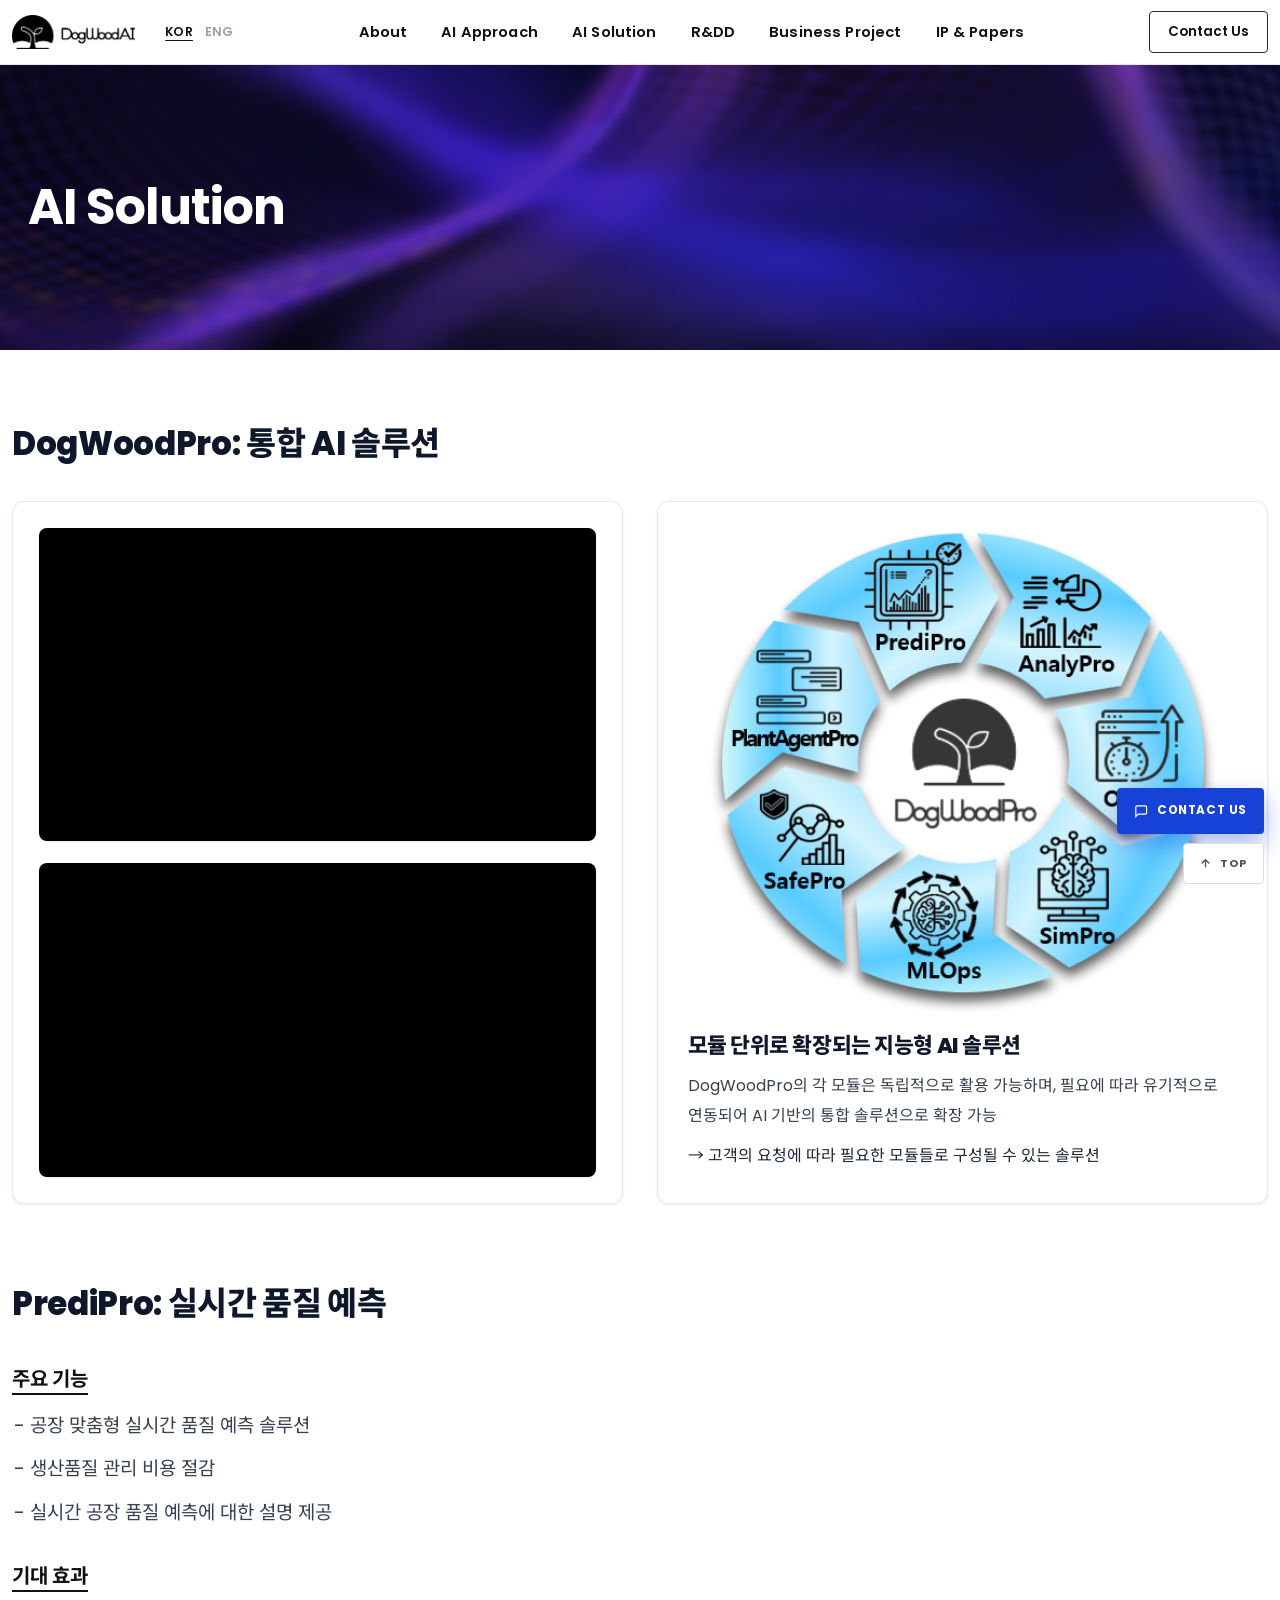
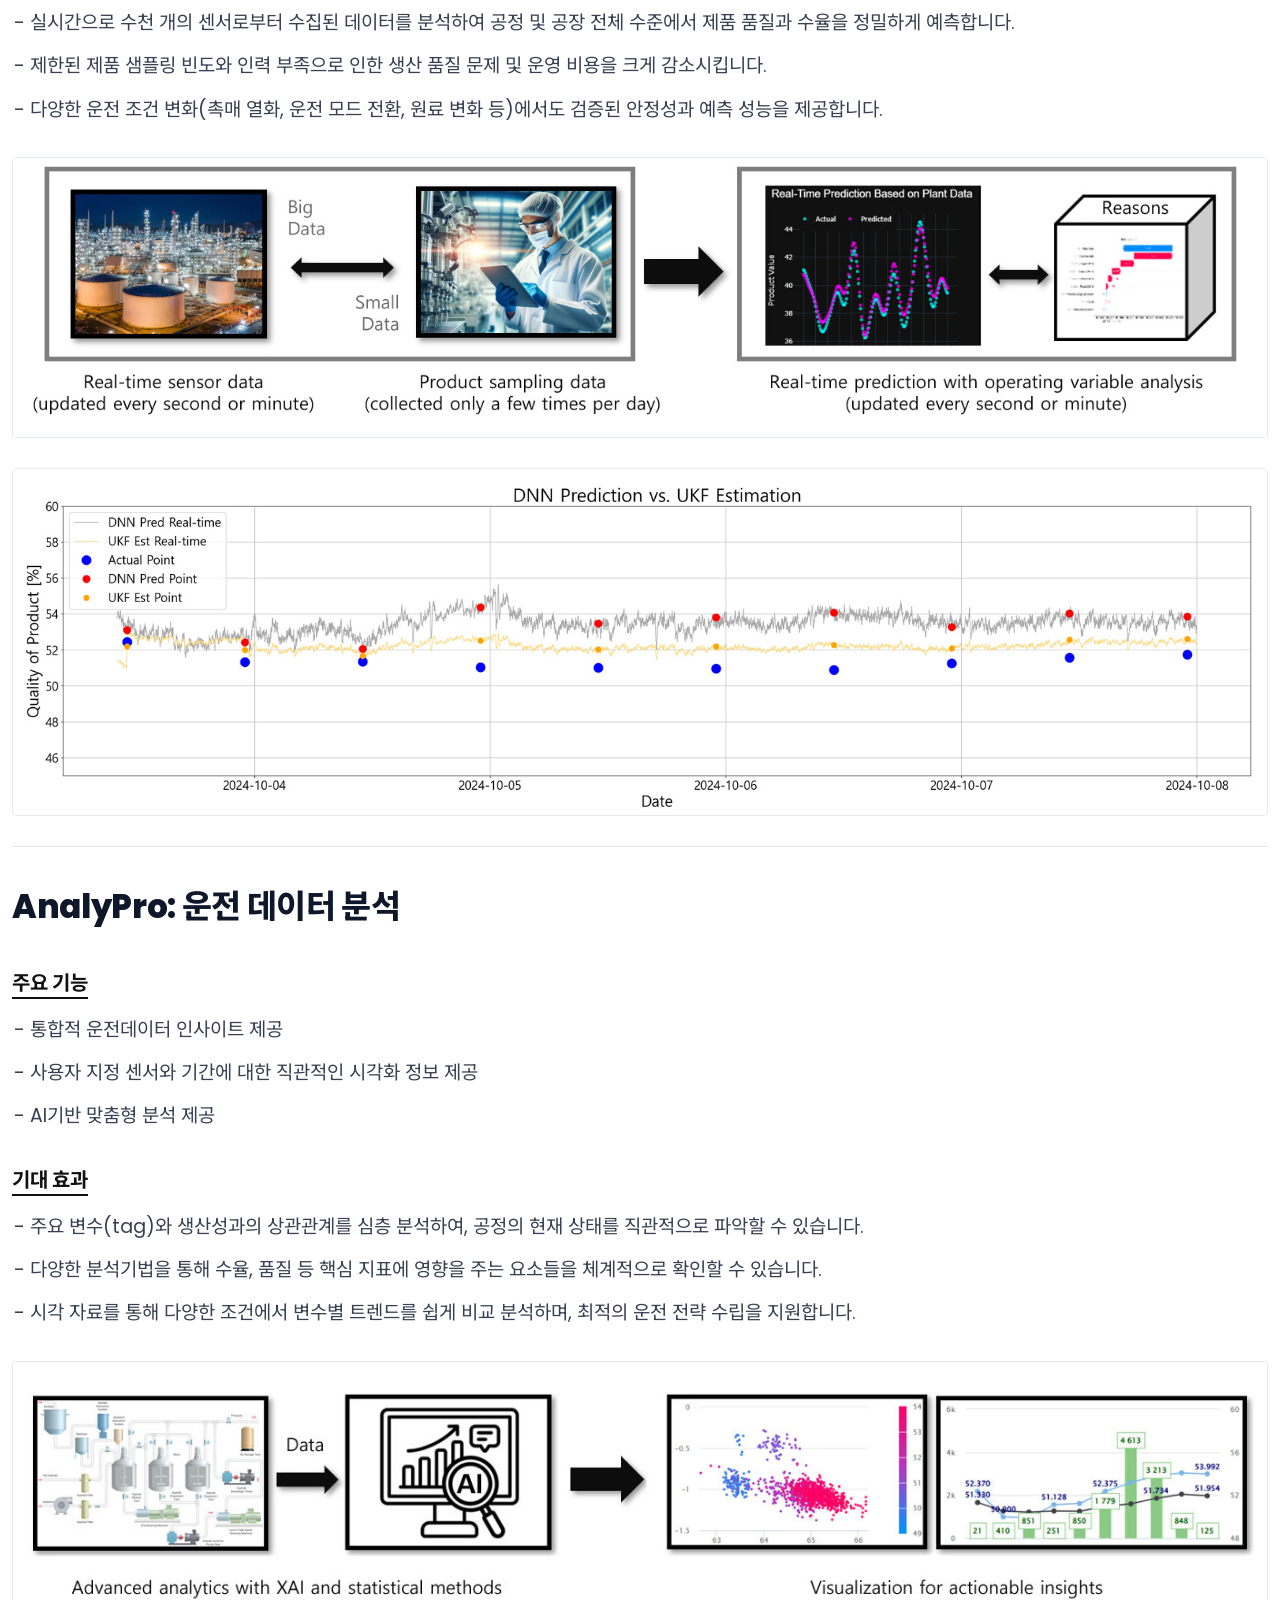
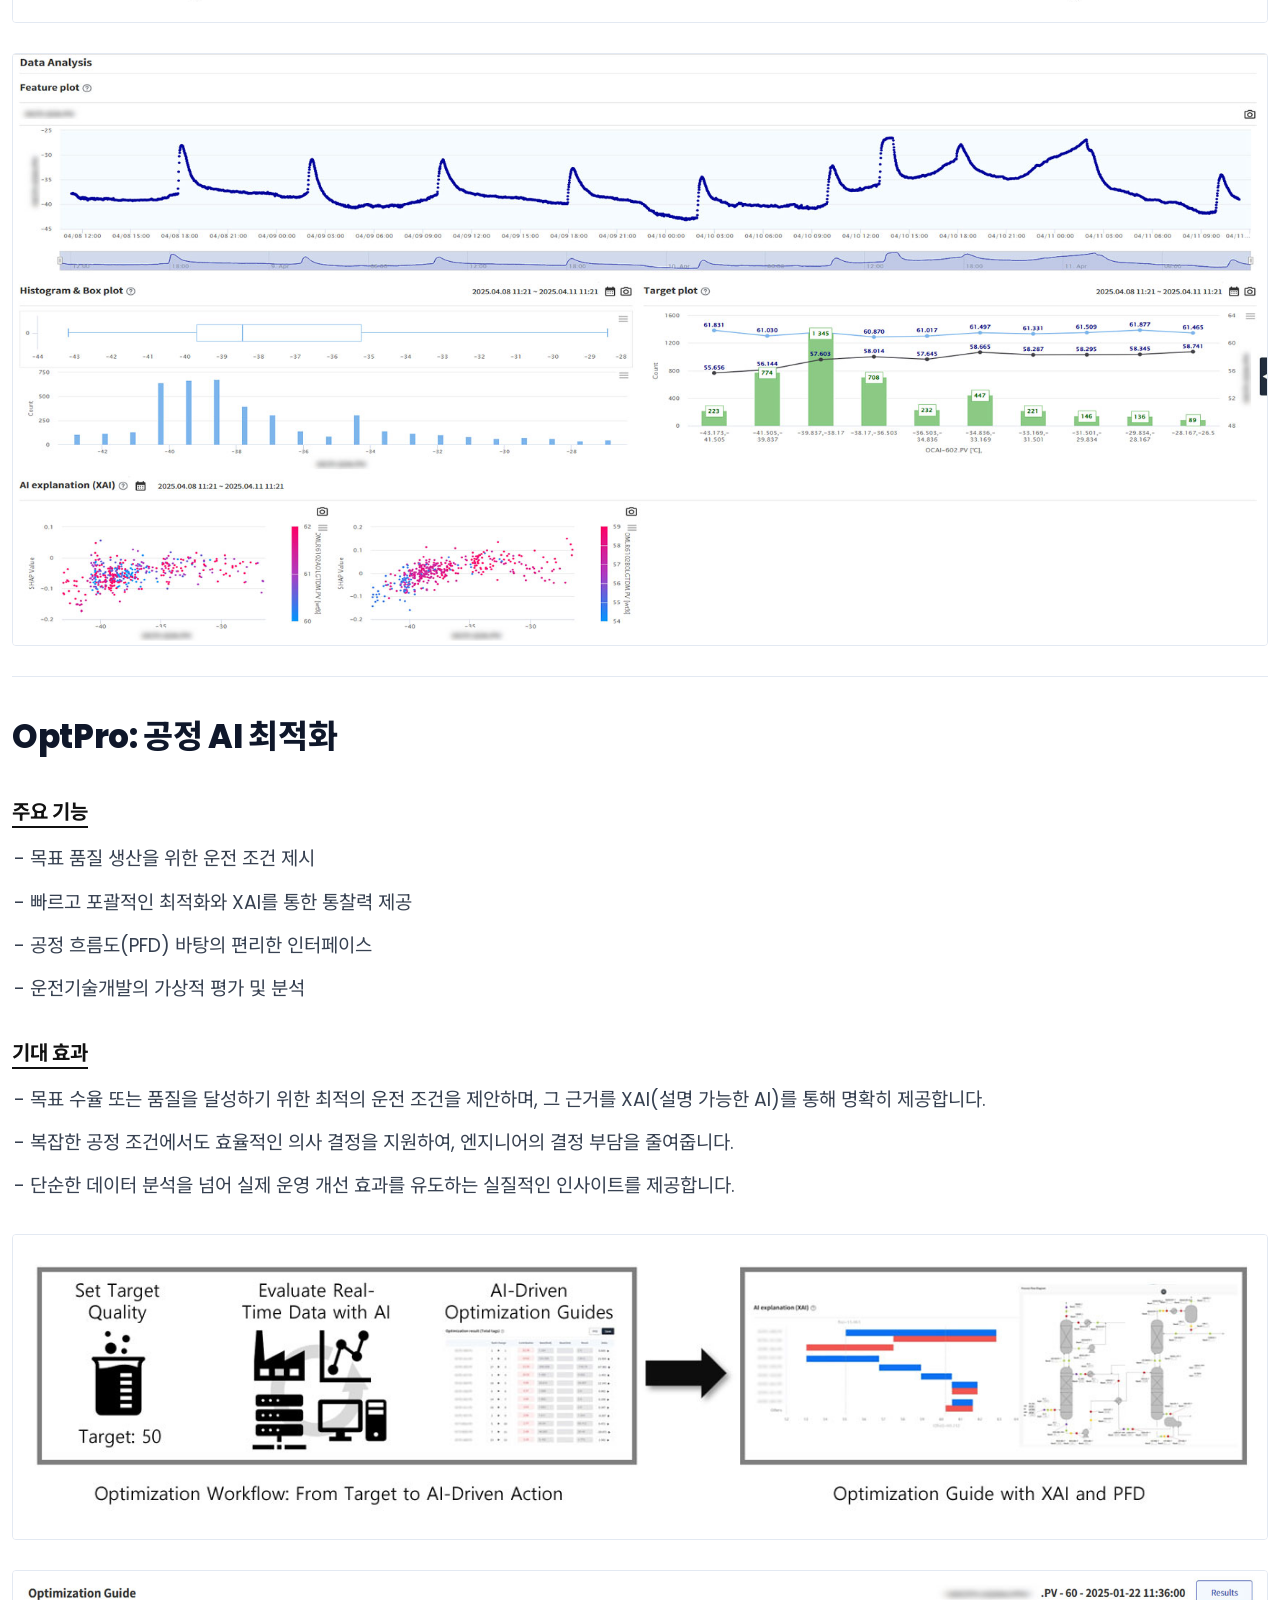
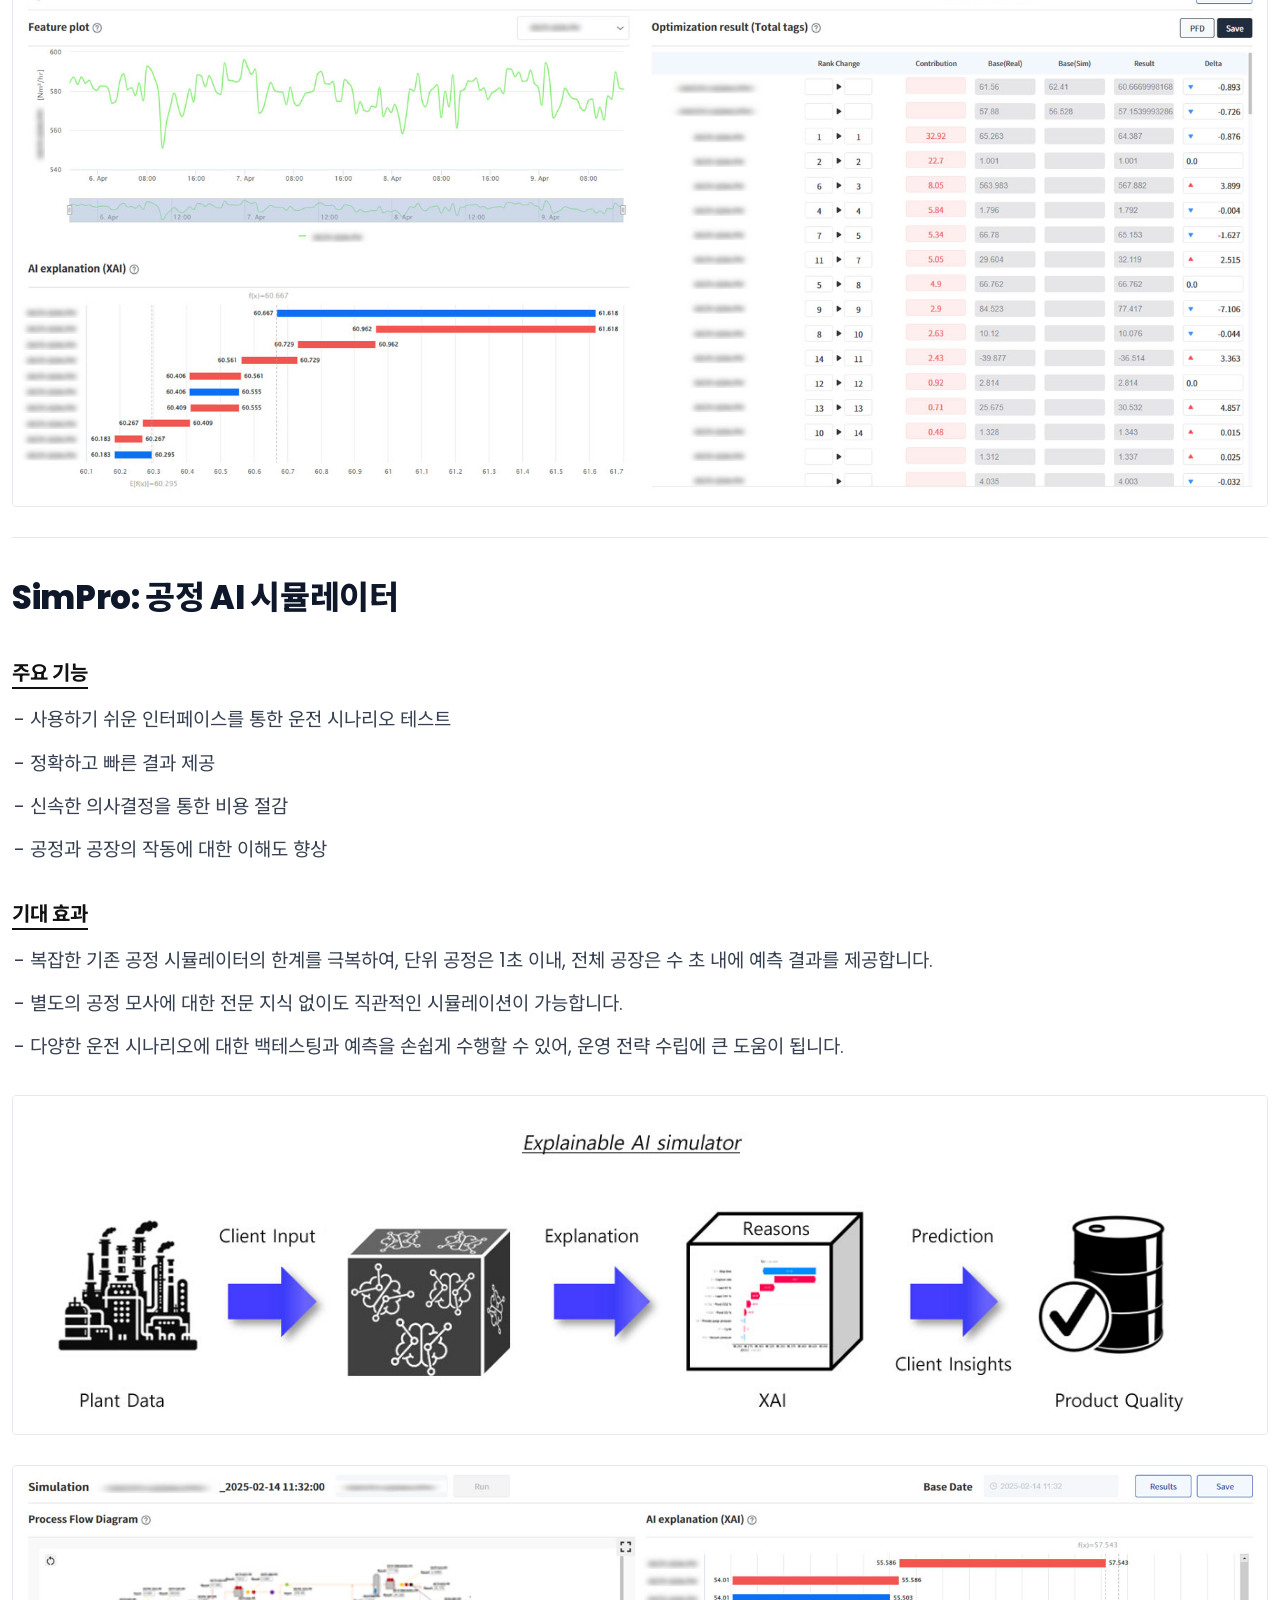
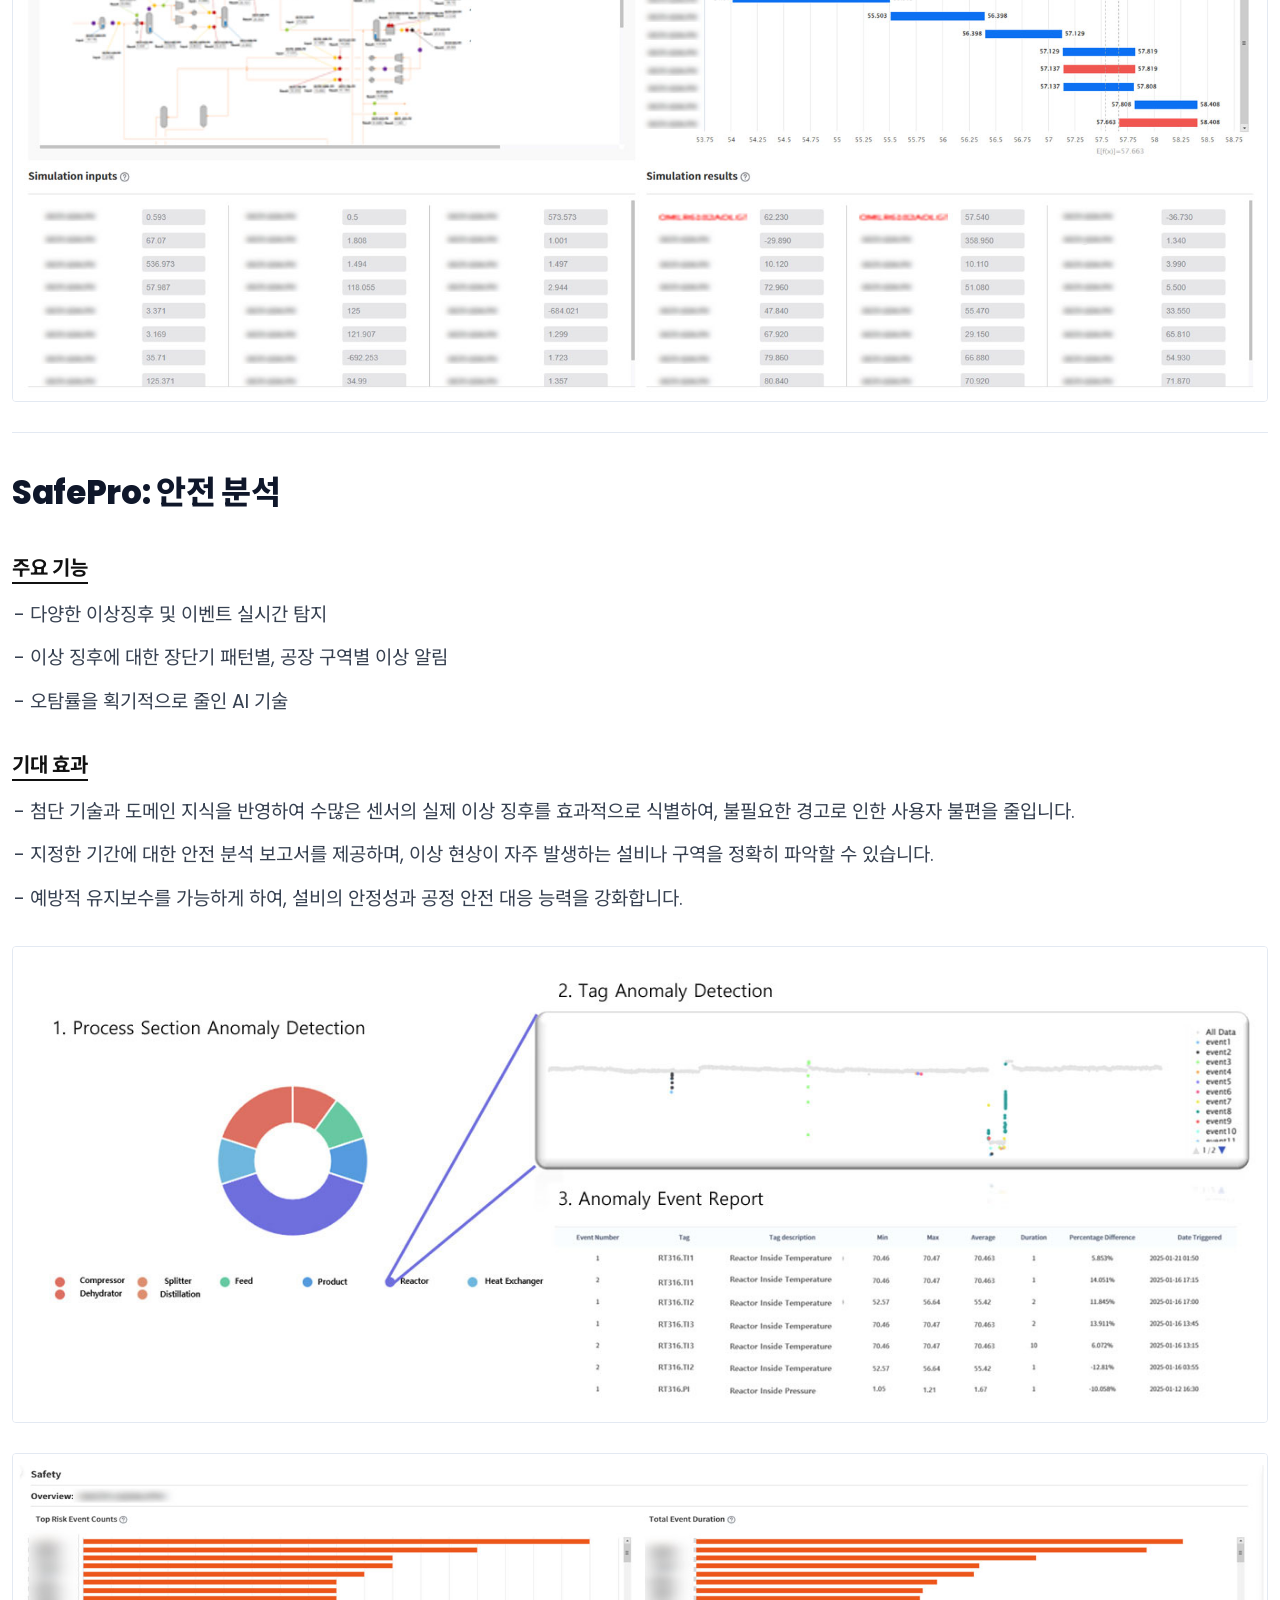
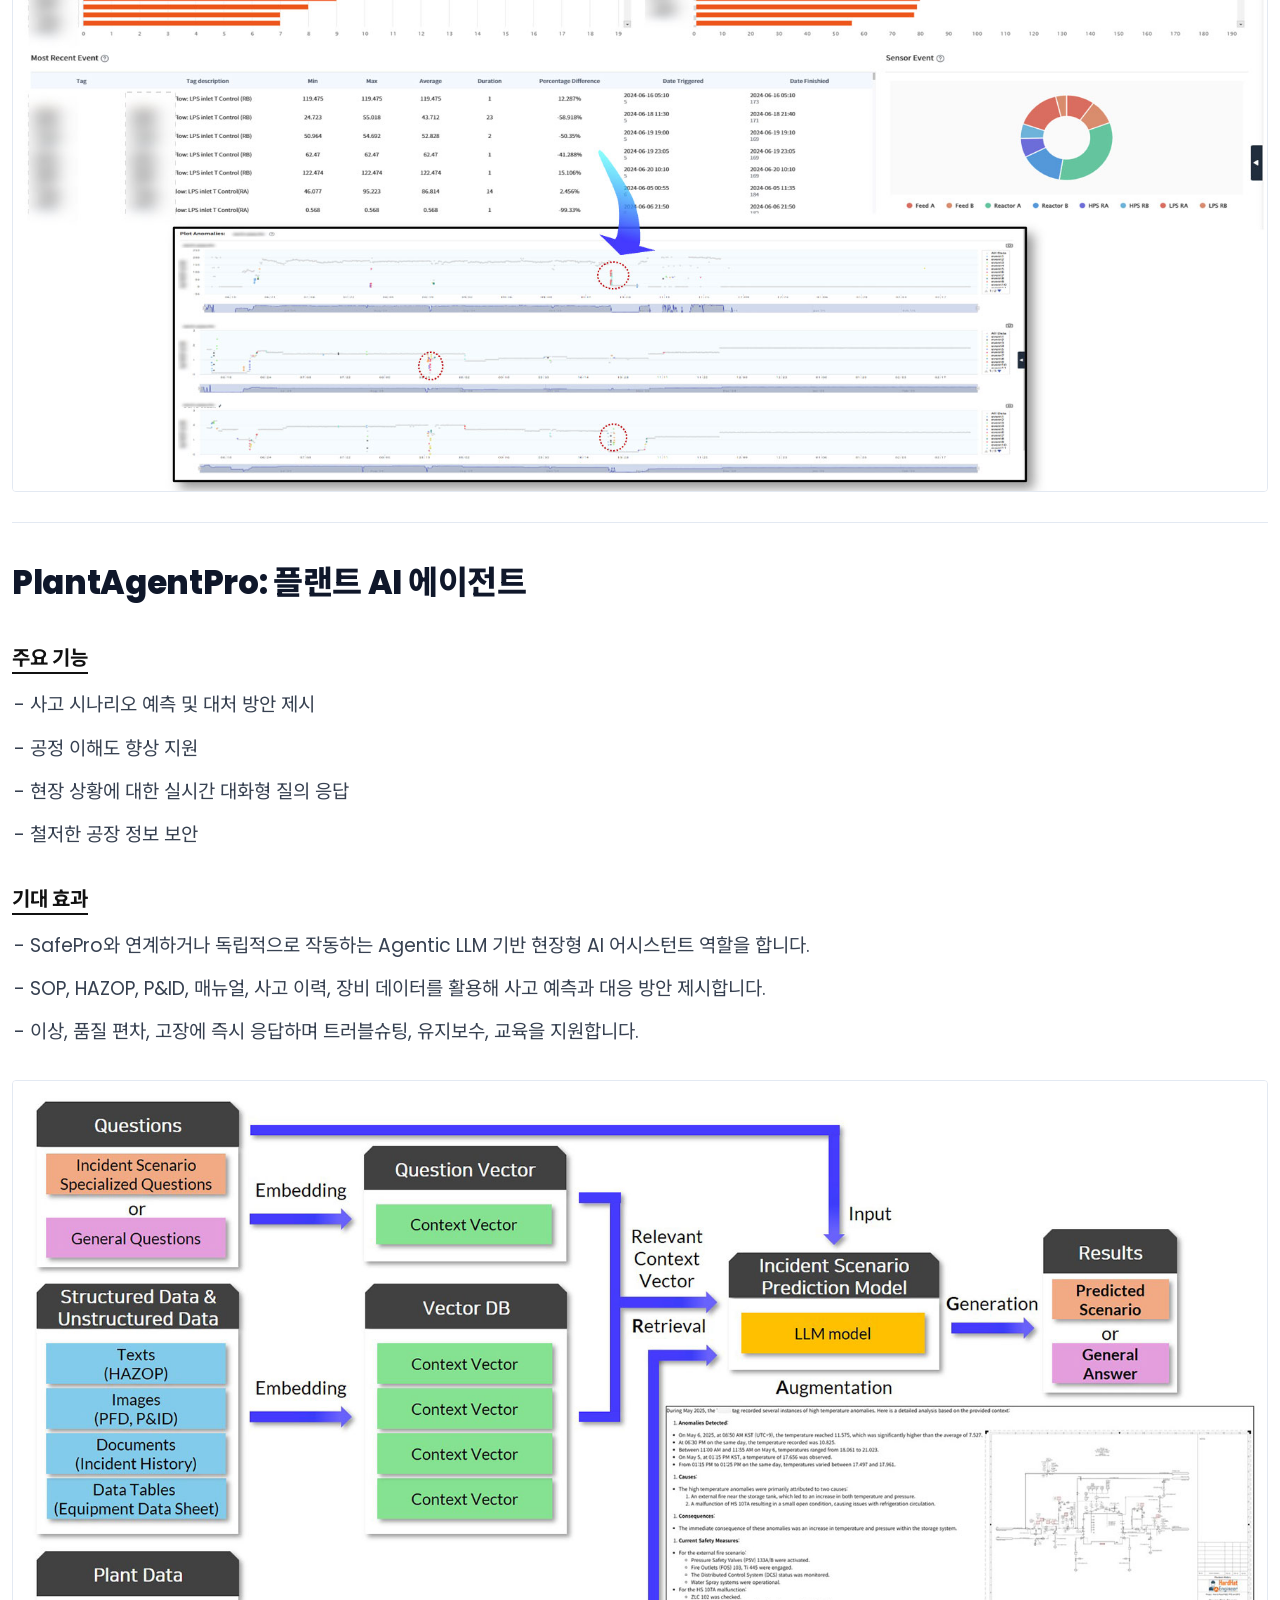
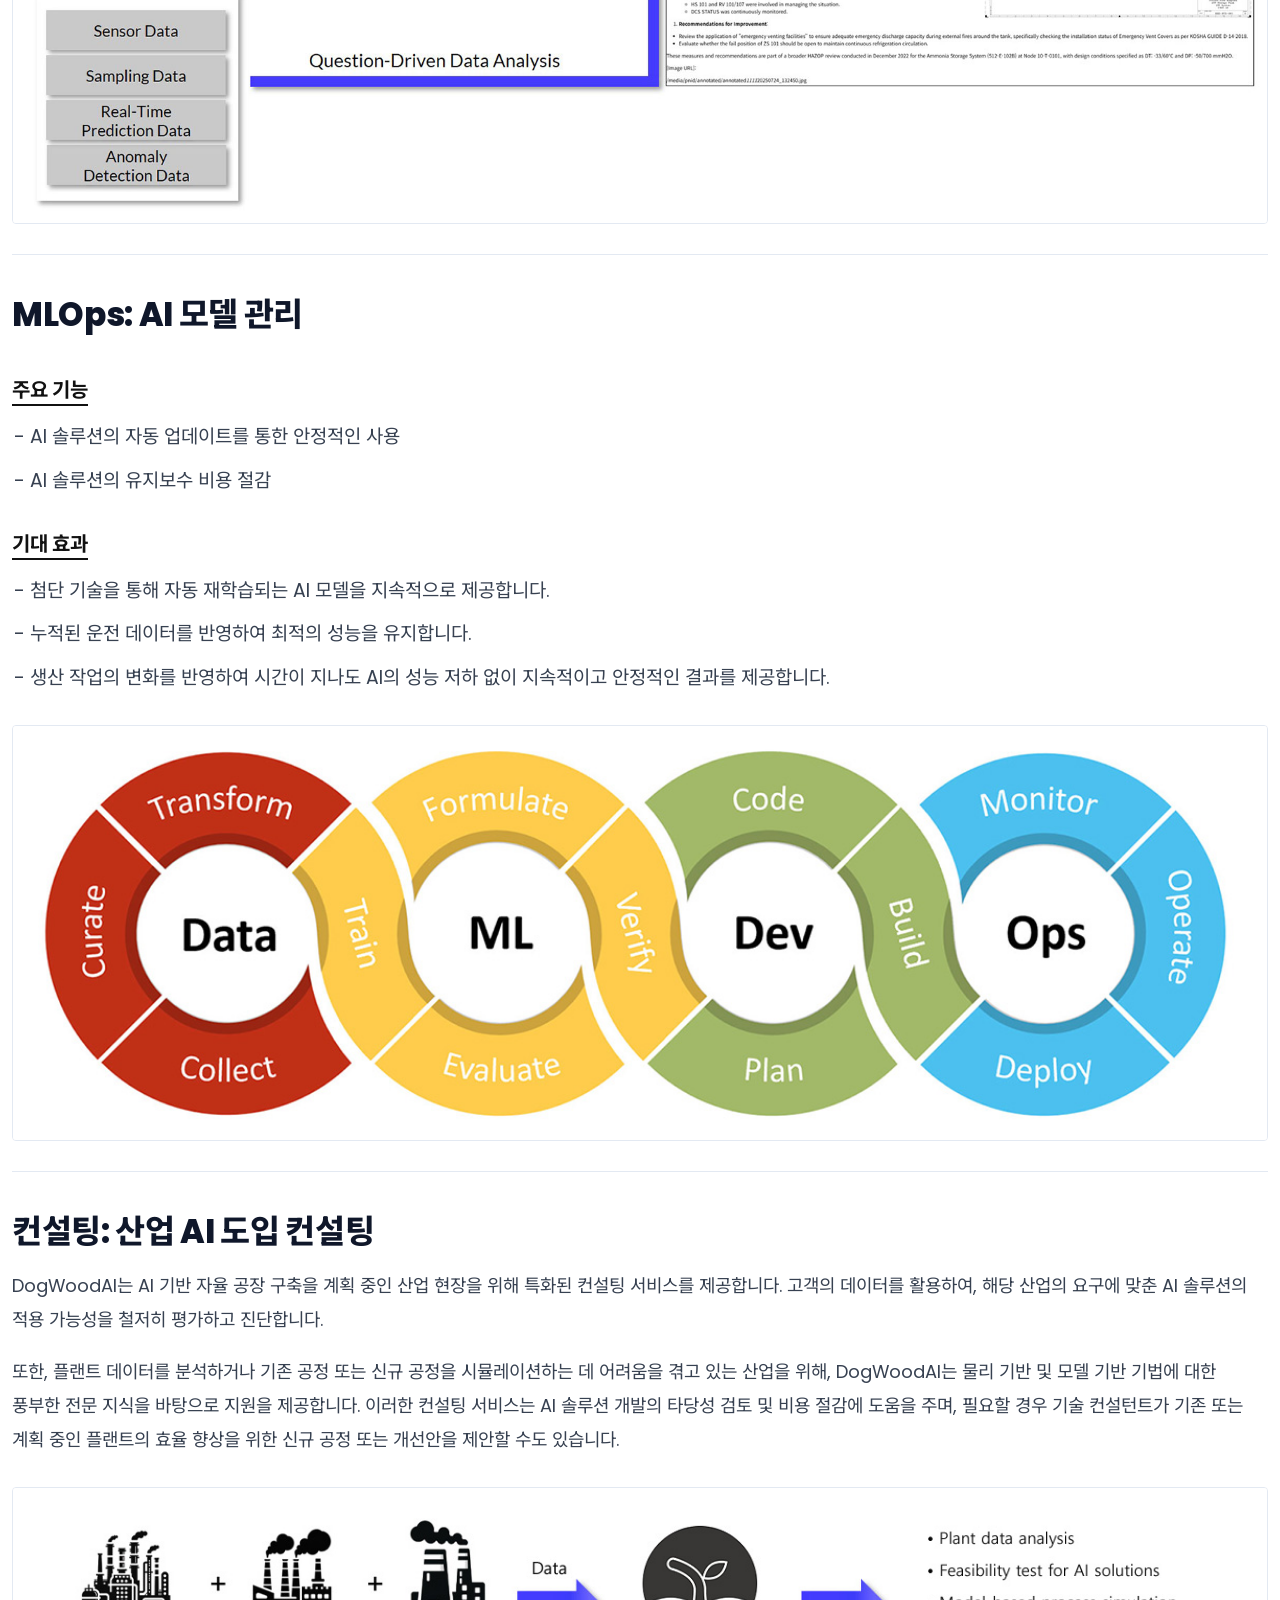
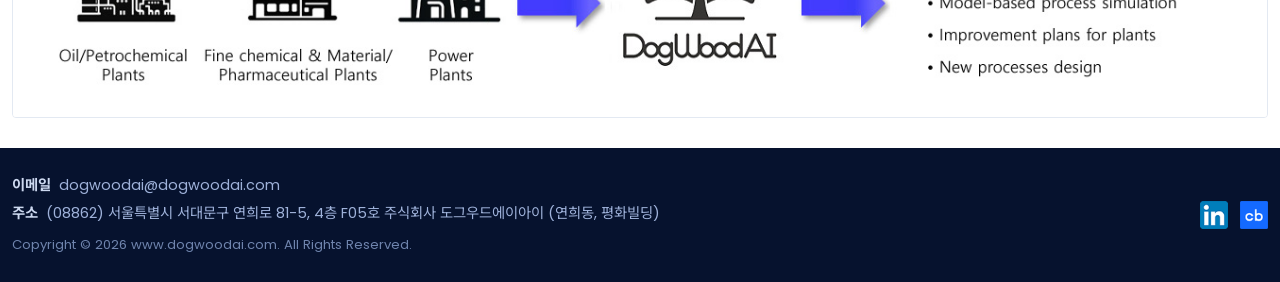
<file: solution.html>
<!DOCTYPE html>
<html lang="en">
<head>
<meta charset="UTF-8">
<meta name="viewport" content="width=device-width, initial-scale=1.0">
<title>DogWoodAI</title>
<!-- shared-head:start -->
<meta name="description" content="DogWoodAI builds tailor-made AI for real-time prediction, simulation, optimization and safety analysis of manufacturing plants.">
<meta property="og:type" content="website">
<meta property="og:title" content="DogWoodAI">
<meta property="og:description" content="DogWoodAI builds tailor-made AI for real-time prediction, simulation, optimization and safety analysis of manufacturing plants.">
<meta property="og:image" content="https://dogwoodai.github.io/homepage/assets/main/og-image.png">
<meta property="og:image:type" content="image/png">
<meta property="og:image:width" content="1200">
<meta property="og:image:height" content="630">
<meta property="og:site_name" content="DogWoodAI">
<meta name="twitter:card" content="summary_large_image">
<meta name="twitter:title" content="DogWoodAI">
<meta name="twitter:description" content="DogWoodAI builds tailor-made AI for real-time prediction, simulation, optimization and safety analysis of manufacturing plants.">
<meta name="twitter:image" content="https://dogwoodai.github.io/homepage/assets/main/og-image.png">
<link rel="apple-touch-icon" sizes="57x57" href="favicon/apple-icon-57x57.png">
<link rel="apple-touch-icon" sizes="60x60" href="favicon/apple-icon-60x60.png">
<link rel="apple-touch-icon" sizes="72x72" href="favicon/apple-icon-72x72.png">
<link rel="apple-touch-icon" sizes="76x76" href="favicon/apple-icon-76x76.png">
<link rel="apple-touch-icon" sizes="114x114" href="favicon/apple-icon-114x114.png">
<link rel="apple-touch-icon" sizes="120x120" href="favicon/apple-icon-120x120.png">
<link rel="apple-touch-icon" sizes="144x144" href="favicon/apple-icon-144x144.png">
<link rel="apple-touch-icon" sizes="152x152" href="favicon/apple-icon-152x152.png">
<link rel="apple-touch-icon" sizes="180x180" href="favicon/apple-icon-180x180.png">
<link rel="icon" type="image/png" sizes="192x192" href="favicon/android-icon-192x192.png">
<link rel="icon" type="image/png" sizes="32x32" href="favicon/favicon-32x32.png">
<link rel="icon" type="image/png" sizes="96x96" href="favicon/favicon-96x96.png">
<link rel="icon" type="image/png" sizes="16x16" href="favicon/favicon-16x16.png">
<link rel="shortcut icon" href="favicon/favicon.ico">
<link rel="manifest" href="favicon/manifest.json">
<meta name="msapplication-TileColor" content="#ffffff">
<meta name="msapplication-TileImage" content="favicon/ms-icon-144x144.png">
<meta name="msapplication-config" content="favicon/browserconfig.xml">
<meta name="theme-color" content="#ffffff">
<!-- shared-head:end -->
<link rel="preconnect" href="https://fonts.googleapis.com">
<link rel="preconnect" href="https://fonts.gstatic.com" crossorigin>
<link href="https://fonts.googleapis.com/css2?family=Poppins:wght@300;400;500;600;700;800&family=Noto+Sans+KR:wght@300;400;500;700;800&display=swap" rel="stylesheet">
<link rel="stylesheet" href="css/style.css">
</head>
<body data-popup="off">
<div id="site-header"></div>

<section class="page-hero"><div class="container"><h1 data-i18n="nav.solution"></h1></div></section>

<div class="container">

  <!-- DogWoodPro: Integrated AI Solution -->
  <section class="mod anchor-sec" id="dogwoodpro" style="padding-top:64px">
    <h2 class="reveal" data-i18n="sol.h1"></h2>
    <div class="dwp">
      <div class="dwp-card dwp-col reveal">
        <div class="yt"><iframe src="https://www.youtube.com/embed/egHPLYa-4e4?rel=0&modestbranding=1" title="Introduction to DogWoodAI's Solution" allow="accelerometer; autoplay; clipboard-write; encrypted-media; gyroscope; picture-in-picture; web-share" allowfullscreen></iframe></div>
        <div class="yt"><iframe src="https://www.youtube.com/embed/7gUwX3mZw58?rel=0&modestbranding=1" title="LLM module of DogWoodAI: PlantAgentPro" allow="accelerometer; autoplay; clipboard-write; encrypted-media; gyroscope; picture-in-picture; web-share" allowfullscreen></iframe></div>
      </div>
      <div class="dwp-card reveal d1">
        <div class="wheel"><img src="assets/solution/dogwoodpro-modules.png" alt="DogWoodPro modules" width="835" height="842" loading="lazy"></div>
        <h3 data-i18n="slp.mod"></h3>
        <p data-i18n="slp.modp"></p>
        <p class="arrow" data-i18n="slp.modp2"></p>
      </div>
    </div>
  </section>

  <div id="solList"></div>
</div>

<div id="site-footer"></div>
<script src="js/translations.js"></script>
<script src="js/page-data.js"></script>
<script>
(function(){
  function li(key){ return '<li data-i18n="'+key+'"></li>'; }
  function hasText(key){
    return !!((window.I18N.en && window.I18N.en[key]) || (window.I18N.ko && window.I18N.ko[key]));
  }
  function featureList(m){
    return (m.features || [1,2,3]).map(function(n){ return m.k+'.f'+n; }).filter(hasText).map(li).join("");
  }
  function bodyBlock(m){
    if(m.body === "paragraphs"){
      return '<div class="solution-copy">'+
        '<p data-i18n="'+m.k+'.p1"></p>'+
        '<p data-i18n="'+m.k+'.p2"></p>'+
      '</div>';
    }
    return '<span class="uh" data-i18n="g.features"></span>'+
      '<ul class="dash-list">'+featureList(m)+'</ul>'+
      '<span class="uh" data-i18n="g.benefits"></span>'+
      '<ul class="dash-list">'+li(m.k+'.b1')+li(m.k+'.b2')+li(m.k+'.b3')+'</ul>';
  }
  function diagram(img, size, cls){
    var dims = size ? ' width="'+size[0]+'" height="'+size[1]+'"' : '';
    return '<div class="diagram '+(cls || '')+' reveal d1"><img src="assets/solution/'+img+'" alt=""'+dims+' loading="lazy"></div>';
  }
  function render(data){
    document.getElementById("solList").innerHTML = data.modules.map(function(m){
      return '<section class="mod anchor-sec" id="'+m.id+'">'+
        '<h2 class="reveal"><span data-i18n="'+m.h+'"></span>: <span data-i18n="'+m.tag+'"></span></h2>'+
        '<div class="reveal">'+bodyBlock(m)+'</div>'+
        diagram(m.img, m.size)+(m.img2 ? diagram(m.img2, m.size2, 'diagram--secondary') : '')+
      '</section>';
    }).join("");
  }
  PageData.load("data/solution.json", render);
})();
</script>
<script src="js/app.js"></script>
</body>
</html>
</file>
<file: css/style.css>
@import url('https://fonts.googleapis.com/css2?family=Poppins:wght@300;400;500;600;700;800&family=Noto+Sans+KR:wght@300;400;500;700;800&family=Titillium+Web:wght@400;600;700&display=swap');
/* ===================================================================
   DogWoodAI — Site Clone Stylesheet
   Corporate AI / industrial autonomous-plant aesthetic
   =================================================================== */

/* ---------- Design Tokens ---------- */
:root{
  --navy-900:#06122e;
  --navy-800:#0a1f44;
  --navy-700:#102a5c;
  --navy-600:#173a78;
  --blue-500:#1f6feb;
  --blue-400:#3b82f6;
  --cyan-400:#38bdf8;
  --teal-400:#2dd4bf;
  --coral:#ff6b6b;          /* subtle dogwood accent */
  --ink:#0f172a;
  --slate:#475569;
  --muted:#64748b;
  --line:#e3e9f2;
  --bg:#ffffff;
  --bg-soft:#f5f8fc;
  --bg-softer:#eef3fb;
  --white:#ffffff;

  --radius:14px;
  --radius-sm:10px;
  --radius-lg:22px;
  --shadow-sm:0 1px 3px rgba(16,42,92,.06),0 1px 2px rgba(16,42,92,.04);
  --shadow:0 8px 30px rgba(13,33,73,.08);
  --shadow-lg:0 24px 60px rgba(13,33,73,.16);
  --maxw:1200px;
  --nav-h:64px;

  --ff-sans:"Poppins","Noto Sans KR",-apple-system,BlinkMacSystemFont,"Segoe UI",Roboto,sans-serif;
  --black:#05080d;
  --grad-hero:radial-gradient(1200px 600px at 70% -10%,rgba(56,189,248,.25),transparent 60%),
              radial-gradient(900px 500px at 10% 20%,rgba(31,111,235,.28),transparent 55%),
              linear-gradient(160deg,#06122e 0%,#0a1f44 45%,#102a5c 100%);
}

*,*::before,*::after{box-sizing:border-box;margin:0;padding:0}
html{scroll-behavior:smooth;-webkit-text-size-adjust:100%}
body{
  font-family:var(--ff-sans);
  color:var(--ink);
  background:var(--bg);
  line-height:1.65;
  font-size:16px;
  overflow-x:hidden;
  -webkit-font-smoothing:antialiased;
}
img{max-width:100%;display:block}
a{color:inherit;text-decoration:none}
ul{list-style:none}
button{font-family:inherit;cursor:pointer;border:none;background:none}
:lang(ko),[lang="ko"]{word-break:keep-all}

.container{width:100%;max-width:var(--maxw);margin:0 auto;padding:0 12px}
body:has(.page-hero) .container{max-width:1400px}
.section{padding:96px 0}
.section--soft{background:var(--bg-soft)}
.section--navy{background:var(--navy-800);color:#dce6f7}
.center{text-align:center}

/* ---------- Typography helpers ---------- */
h1,h2,h3,h4{line-height:1.2;font-weight:800;letter-spacing:-.02em;color:var(--ink)}
.section--navy h1,.section--navy h2,.section--navy h3{color:#fff}
.eyebrow{
  display:inline-block;font-size:.78rem;font-weight:700;letter-spacing:.18em;
  text-transform:uppercase;color:var(--blue-500);margin-bottom:0px;
}
.section--navy .eyebrow{color:var(--cyan-400)}
.h-xl{font-size:clamp(2.2rem,5vw,3.6rem)}
.h-lg{font-size:clamp(1.8rem,3.6vw,2.7rem)}
.h-md{font-size:clamp(1.3rem,2.4vw,1.7rem)}
.lead{font-size:1.12rem;color:var(--slate)}
.section--navy .lead{color:#aebfe0}
.muted{color:var(--muted)}
.section-head{max-width:900px;margin:0 auto 40px;text-align:center}
.section-head.left{margin-left:0;text-align:left}
body:has(.page-hero) .section-head{max-width:1040px}
body:has(.page-hero) .split{gap:76px}
body:has(.page-hero) .split p,
body:has(.page-hero) .tile p,
body:has(.page-hero) .tl-item p,
body:has(.page-hero) .contact-info .ci-item span{
  font-size:1.1rem;
  line-height:1.84;
}

/* ---------- Buttons ---------- */
.btn{
  display:inline-flex;align-items:center;gap:9px;
  padding:13px 26px;border-radius:999px;font-weight:600;font-size:.96rem;
  transition:.22s ease;white-space:nowrap;cursor:pointer;border:1.5px solid transparent;
}
.btn svg{width:18px;height:18px}
.btn-primary{background:var(--blue-500);color:#fff;box-shadow:0 8px 22px rgba(31,111,235,.32)}
.btn-primary:hover{background:#1559c9;transform:translateY(-2px);box-shadow:0 12px 28px rgba(31,111,235,.42)}
.btn-ghost{border-color:rgba(255,255,255,.35);color:#fff}
.btn-ghost:hover{background:rgba(255,255,255,.1);border-color:#fff}
.btn-outline{border-color:var(--line);color:var(--ink);background:#fff}
.btn-outline:hover{border-color:var(--blue-500);color:var(--blue-500)}
.btn-lg{padding:16px 34px;font-size:1.02rem}

/* ===================================================================
   HEADER / NAV
   =================================================================== */
.site-header{
  position:fixed;top:0;left:0;right:0;z-index:1000;
  background:#fff;border-bottom:1px solid var(--line);transition:.3s;
}
/* transparent variant — used ONLY over the homepage video hero */
.site-header.over-hero{background:transparent;border-bottom-color:transparent;box-shadow:none}
body[data-page="index.html"] .site-header:has(.nav-item:hover){background:#05080d;border-bottom-color:rgba(255,255,255,.12);box-shadow:none}
.nav{height:var(--nav-h);display:flex;align-items:center;justify-content:space-between;gap:20px}
.nav-left{display:flex;align-items:center;gap:30px}
.brand{display:flex;align-items:center}
.brand-logo{height:34px;width:auto;display:block;transition:.3s;filter:brightness(0)} /* BLACK logo on white header */
.site-header.over-hero .brand-logo{filter:none} /* white logo over dark hero */
body[data-page="index.html"] .site-header:has(.nav-item:hover) .brand-logo{filter:none}

.nav-menu{display:flex;align-items:center;gap:26px}
.nav-item{position:static}
.nav-link{
  display:flex;align-items:center;padding:21px 4px;
  font-weight:600;font-size:.92rem;color:#111;transition:.16s;cursor:pointer;letter-spacing:.01em;
}
.nav-link:hover{color:var(--blue-500)}
.site-header.over-hero .nav-link{color:#fff;font-weight:500}
.site-header.over-hero .nav-link:hover{color:#fff}
body[data-page="index.html"] .site-header:has(.nav-item:hover) .nav-link{color:#fff;font-weight:500}
body[data-page="index.html"] .site-header:has(.nav-item:hover) .nav-link:hover{color:#fff}

/* horizontal sub-menu bar under the header (matches the original) */
.dropdown{
  position:absolute;top:100%;left:0;right:0;
  background:#fff;border-bottom:1px solid var(--line);box-shadow:0 16px 28px rgba(13,33,73,.08);
  opacity:0;visibility:hidden;transition:.16s;transform:translateY(-4px);
}
.dropdown.wide{
  max-height:calc(100vh - var(--nav-h));
  overflow-y:auto;
}
.dropdown::before{content:"";position:absolute;top:-14px;left:0;right:0;height:16px} /* hover bridge */
.nav-item:hover .dropdown{opacity:1;visibility:visible;transform:translateY(0)}
.dropdown-grid{display:flex;justify-content:center;gap:46px;padding:15px 24px;flex-wrap:wrap}
.nav-menu .nav-item:first-child .dropdown-grid{transform:translateX(-120px)}
.nav-menu .nav-item:nth-child(6) .dropdown-grid{transform:translateX(320px)}
.nav-rndd .dropdown-grid,
.nav-projects .dropdown-grid{
  --dropdown-cols:5;
  display:grid;
  width:100%;
  max-width:var(--maxw);
  margin:0 auto;
  grid-template-columns:repeat(var(--dropdown-cols), minmax(0, 1fr));
  justify-content:center;
  gap:12px 20px;
  padding:18px 12px;
}
body:has(.page-hero) .nav-rndd .dropdown-grid,
body:has(.page-hero) .nav-projects .dropdown-grid{max-width:1400px}
.nav-projects .dropdown-grid{
  display:grid;
  grid-template-columns:repeat(5, fit-content(260px));
  justify-content:space-between;
  align-items:start;
  gap:14px 28px;
}
.drop-link{display:block;white-space:nowrap}
.nav-rndd .drop-link,
.nav-projects .drop-link{white-space:normal}
.nav-projects .drop-link{
  display:block;
  max-width:260px;
}
.nav-projects .drop-link b{
  font-size:.82rem;
  line-height:1.35;
}
.drop-link b{font-weight:600;font-size:.88rem;color:#222;transition:.14s}
.nav-rndd .drop-link b{display:block;font-size:.82rem;line-height:1.36}
.nav-rndd .drop-sub{
  display:block;
  min-height:1.35em;
  margin-top:4px;
  font-size:.68rem;
  line-height:1.34;
  font-weight:400;
  color:#8a94a6;
}
.drop-link:hover b,
.drop-link:hover .drop-sub{text-decoration:underline;text-underline-offset:5px}
body[data-page="index.html"] .dropdown{background:#05080d;border-bottom-color:rgba(255,255,255,.12);box-shadow:0 16px 28px rgba(0,0,0,.22)}
body[data-page="index.html"] .drop-link b{color:#fff}
body[data-page="index.html"] .nav-rndd .drop-sub{color:rgba(255,255,255,.58)}
body[data-page="index.html"] .drop-link:hover b,
body[data-page="index.html"] .drop-link:hover .drop-sub{text-decoration:underline;text-underline-offset:5px}

.nav-right{display:flex;align-items:center;gap:12px}
/* language switch — plain text next to the logo, active is underlined */
.lang-toggle{display:flex;align-items:center;gap:12px}
.lang-toggle button{padding:0;font-size:.78rem;font-weight:600;color:#9aa0aa;letter-spacing:.02em;transition:.16s}
.lang-toggle button:hover{color:#111}
.lang-toggle button.active{color:#111;text-decoration:underline;text-underline-offset:4px}
.site-header.over-hero .lang-toggle button{color:rgba(255,255,255,.65)}
.site-header.over-hero .lang-toggle button:hover,
.site-header.over-hero .lang-toggle button.active{color:#fff}
body[data-page="index.html"] .site-header:has(.nav-item:hover) .lang-toggle button{color:rgba(255,255,255,.65)}
body[data-page="index.html"] .site-header:has(.nav-item:hover) .lang-toggle button:hover,
body[data-page="index.html"] .site-header:has(.nav-item:hover) .lang-toggle button.active{color:#fff}
/* contact button — thin outlined rectangle */
.nav-cta{display:inline-flex;background:transparent;border:1px solid #2a2a2a;border-radius:4px;
  padding:9px 18px;font-size:.84rem;color:#111;box-shadow:none;font-weight:600}
.nav-cta:hover{background:#111;border-color:#111;color:#fff;transform:none}
.site-header.over-hero .nav-cta{border-color:rgba(255,255,255,.6);color:#fff;background:transparent}
.site-header.over-hero .nav-cta:hover{background:rgba(255,255,255,.14);border-color:#fff;color:#fff}
body[data-page="index.html"] .site-header:has(.nav-item:hover) .nav-cta{border-color:rgba(255,255,255,.6);color:#fff;background:transparent}
body[data-page="index.html"] .site-header:has(.nav-item:hover) .nav-cta:hover{background:rgba(255,255,255,.14);border-color:#fff;color:#fff}

.hamburger{display:none;width:44px;height:44px;border-radius:11px;align-items:center;justify-content:center;border:1px solid var(--line)}
.site-header.over-hero .hamburger{border-color:rgba(255,255,255,.4)}
.hamburger span{display:block;width:20px;height:2px;background:var(--ink);position:relative;transition:.25s}
.hamburger span::before,.hamburger span::after{content:"";position:absolute;left:0;width:20px;height:2px;background:var(--ink);transition:.25s}
.site-header.over-hero .hamburger span,.site-header.over-hero .hamburger span::before,.site-header.over-hero .hamburger span::after{background:#fff}
.hamburger span::before{top:-6px}.hamburger span::after{top:6px}
body.menu-open .hamburger span{background:transparent}
body.menu-open .hamburger span::before{top:0;transform:rotate(45deg)}
body.menu-open .hamburger span::after{top:0;transform:rotate(-45deg)}

/* mobile panel */
.mobile-nav{position:fixed;inset:var(--nav-h) 0 0 0;background:#fff;z-index:999;transform:translateX(100%);
  transition:.3s;overflow-y:auto;padding:18px 22px 60px;display:none}
.mobile-nav.open{transform:translateX(0)}
.m-group{border-bottom:1px solid var(--line)}
.m-head{display:flex;justify-content:space-between;align-items:center;padding:16px 4px;font-weight:700;font-size:1.05rem}
.m-head .chev{width:16px;height:16px;transition:.25s}
.m-group.open .m-head .chev{transform:rotate(180deg)}
.m-sub{max-height:0;overflow:hidden;transition:.3s}
.m-group.open .m-sub{max-height:600px}
.m-sub a{display:block;padding:11px 4px 11px 16px;color:var(--slate);font-size:.95rem;border-left:2px solid var(--line)}
.m-sub a:hover{color:var(--blue-500);border-color:var(--blue-500)}
.m-cta{margin-top:22px;display:flex;flex-direction:column;gap:12px}

/* ===================================================================
   CES POPUP
   =================================================================== */
.ces-popup{position:fixed;left:24px;bottom:24px;z-index:1100;width:340px;max-width:calc(100vw - 48px);
  background:#fff;border-radius:18px;box-shadow:var(--shadow-lg);overflow:hidden;border:1px solid var(--line);
  transform:translateY(20px);opacity:0;transition:.4s;pointer-events:none}
.ces-popup.show{transform:translateY(0);opacity:1;pointer-events:auto}
.ces-banner{position:relative;background:var(--navy-900);line-height:0}
.ces-banner img{width:100%;height:auto;display:block}
.ces-body{padding:16px 18px 18px}
.ces-body p{font-size:.9rem;color:var(--slate);margin-bottom:14px}
.ces-body .btn{width:100%;justify-content:center;padding:11px}
.ces-close{position:absolute;top:10px;right:12px;width:28px;height:28px;border-radius:8px;color:#fff;
  background:rgba(0,0,0,.25);display:grid;place-items:center;font-size:1rem;z-index:2}
.ces-close:hover{background:rgba(0,0,0,.45)}

/* ===================================================================
   HERO
   =================================================================== */
.hero{position:relative;height:100vh;min-height:660px;background:var(--black);color:#fff;overflow:hidden;
  display:flex;align-items:center;justify-content:center}
.hero-video{position:absolute;inset:0;width:100%;height:100%;object-fit:cover;z-index:0}
.hero-overlay{position:absolute;inset:0;z-index:1;
  background:radial-gradient(120% 90% at 50% 35%,rgba(5,8,13,.45),rgba(5,8,13,.86) 90%)}
.hero-inner{position:relative;z-index:3;width:100%;max-width:1200px;padding:0 24px;text-align:center;
  display:flex;flex-direction:column;align-items:center;margin-top:clamp(-100px,-12vh,-52px)}
.hero-logo{width:min(660px,86vw,82vh);height:auto;margin:0 auto clamp(12px,3vh,24px);
  filter:drop-shadow(0 6px 30px rgba(0,0,0,.4));animation:heroFade 1.2s ease both}
.hero-tagline{color:#eaf0fb;font-size:clamp(.94rem,3.5vh,2.2rem);font-weight:300;letter-spacing:.02em;
  animation:heroFade 1.2s .15s ease both}
@keyframes heroFade{from{opacity:0;transform:translateY(18px)}to{opacity:1;transform:none}}

/* Challenge / Creativity / Criticism at the bottom */
.hero-3c{position:absolute;left:0;right:0;bottom:clamp(22px,6vh,46px);z-index:3;animation:heroFade 1.2s .3s ease both}
.hero-3c .wrap{max-width:1500px;margin:0 auto;padding:0 24px;display:grid;grid-template-columns:repeat(3,1fr)}
.hero-3c dl{padding:4px clamp(20px,2.6vw,38px)}
.hero-3c dl.line{border-left:1px solid #fff;border-right:1px solid #fff}
.hero-3c dt{color:#fff;font-weight:600;font-size:clamp(1rem,2.7vh,1.7rem);margin-bottom:clamp(5px,1.6vh,12px);letter-spacing:.01em}
.hero-3c dd{font-size:clamp(.82rem,2.1vh,1.3rem);line-height:clamp(1.36,2.4vh,1.75);color:#fff;font-weight:300}

/* vertical slide dots */
.hero-dots{position:absolute;right:30px;top:50%;transform:translateY(-50%);z-index:4;display:flex;flex-direction:column;gap:14px}
.hero-dots span{width:9px;height:9px;border-radius:50%;border:1.5px solid rgba(255,255,255,.55);
  background:transparent;cursor:pointer;transition:.2s}
.hero-dots span:hover{border-color:#fff}
.hero-dots span.active{background:#fff;border-color:#fff}

/* scroll indicator */
.hero-scroll{position:absolute;left:50%;bottom:170px;transform:translateX(-50%);z-index:4;
  width:26px;height:42px;border:2px solid rgba(255,255,255,.5);border-radius:14px;display:none}
.hero-scroll::after{content:"";position:absolute;left:50%;top:8px;width:4px;height:8px;border-radius:2px;
  background:#fff;transform:translateX(-50%);animation:scrolly 1.6s ease infinite}
@keyframes scrolly{0%{opacity:0;transform:translate(-50%,0)}40%{opacity:1}80%,100%{opacity:0;transform:translate(-50%,12px)}}

/* ===================================================================
   3C — Challenge / Creativity / Criticism
   =================================================================== */
.cards-3{display:grid;grid-template-columns:repeat(3,1fr);gap:24px}
.c-card{position:relative;background:#fff;border:1px solid var(--line);border-radius:var(--radius-lg);
  padding:36px 30px;transition:.25s;overflow:hidden}
.c-card:hover{transform:translateY(-6px);box-shadow:var(--shadow-lg);border-color:transparent}
.c-card::before{content:"";position:absolute;top:0;left:0;width:100%;height:4px;
  background:linear-gradient(90deg,var(--blue-500),var(--cyan-400));opacity:0;transition:.25s}
.c-card:hover::before{opacity:1}
.c-num{font-size:.8rem;font-weight:800;letter-spacing:.15em;color:var(--blue-500)}
.c-ic{width:60px;height:60px;border-radius:16px;display:grid;place-items:center;margin:14px 0 20px;
  background:linear-gradient(135deg,var(--navy-800),var(--blue-500));color:#fff}
.c-ic svg{width:30px;height:30px}
.c-card h3{font-size:1.35rem;margin-bottom:12px}
.c-card p{color:var(--slate);font-size:.98rem}

/* ===================================================================
   FEATURE / SPLIT blocks
   =================================================================== */
.split{display:grid;grid-template-columns:1fr 1fr;gap:60px;align-items:center}
.split.rev .split-media{order:2}
.feature-list{display:flex;flex-direction:column;gap:18px;margin-top:26px}
.feature-list li{display:flex;gap:14px;align-items:flex-start}
.feature-list .fic{width:30px;height:30px;border-radius:8px;flex:none;display:grid;place-items:center;
  background:var(--bg-softer);color:var(--blue-500)}
.feature-list .fic svg{width:17px;height:17px}
.feature-list b{display:block;font-size:1.02rem}
.feature-list p{font-size:.94rem;color:var(--muted);margin:0}

/* media placeholder block */
.media{position:relative;border-radius:var(--radius-lg);overflow:hidden;background:var(--grad-hero);
  min-height:400px;display:grid;place-items:center;color:#fff;box-shadow:var(--shadow-lg)}
.media .media-ic{width:90px;height:90px;opacity:.9}
.media img{position:absolute;inset:0;width:100%;height:100%;object-fit:cover;z-index:0}
.media.has-img::after{content:"";position:absolute;inset:0;z-index:1;background:linear-gradient(180deg,rgba(6,18,46,.1),rgba(6,18,46,.45))}

/* full-width technical diagram band (Approach / Solution) */
.diagram{width:100%;border-radius:4px;overflow:hidden;border:1px solid var(--line);background:#fff;margin-top:15px}
.diagram img{width:100%;height:auto;display:block}
.diagram + .diagram{margin-top:22px}
.diagram-cap{text-align:center;font-size:.86rem;color:var(--muted);margin-top:14px}
.media.soft{background:linear-gradient(135deg,var(--bg-softer),#dbe7fb);color:var(--blue-500)}
.media.video::before{content:"";position:absolute;width:72px;height:72px;border-radius:50%;
  background:rgba(255,255,255,.9);box-shadow:0 8px 30px rgba(0,0,0,.3)}
.media.video::after{content:"";position:absolute;border-left:24px solid var(--blue-500);
  border-top:14px solid transparent;border-bottom:14px solid transparent;margin-left:6px}

/* ===================================================================
   PROJECT CAROUSEL
   =================================================================== */
.carousel{position:relative}
.carousel-track{display:flex;gap:24px;overflow-x:auto;scroll-snap-type:x mandatory;
  padding:6px 4px 26px;scroll-behavior:smooth;-ms-overflow-style:none;scrollbar-width:none}
.carousel-track::-webkit-scrollbar{display:none}
.p-card{scroll-snap-align:start;flex:0 0 360px;max-width:360px;background:#fff;border:1px solid var(--line);
  border-radius:var(--radius-lg);overflow:hidden;transition:.25s;display:flex;flex-direction:column}
.p-card:hover{transform:translateY(-6px);box-shadow:var(--shadow-lg)}
.p-thumb{height:210px;position:relative;display:grid;place-items:center;color:#fff;overflow:hidden;background:var(--navy-800)}
.p-thumb img{position:absolute;inset:0;width:100%;height:100%;object-fit:cover;z-index:1;transition:.4s}
.p-card:hover .p-thumb img{transform:scale(1.06)}
.p-thumb::after{content:"";position:absolute;inset:0;z-index:1;background:linear-gradient(180deg,rgba(6,18,46,.15),rgba(6,18,46,.55))}
.p-thumb svg{width:64px;height:64px;opacity:.9;z-index:2}
.p-thumb .p-cat{position:absolute;top:14px;left:14px;z-index:2;font-size:.72rem;font-weight:700;
  background:rgba(255,255,255,.2);border:1px solid rgba(255,255,255,.3);padding:4px 11px;border-radius:999px;letter-spacing:.04em}
.p-body{padding:22px 22px 24px;flex:1;display:flex;flex-direction:column}
.p-body h3{font-size:1.12rem;margin-bottom:10px;line-height:1.35}
.p-body p{font-size:.9rem;color:var(--muted);flex:1}
.p-more{margin-top:16px;font-weight:700;font-size:.88rem;color:var(--blue-500);display:inline-flex;align-items:center;gap:6px}
.p-more svg{width:15px;height:15px;transition:.2s}
.p-card:hover .p-more svg{transform:translateX(4px)}
.carousel-nav{display:flex;gap:10px;justify-content:flex-end;margin-bottom:8px}
.carousel-btn{width:46px;height:46px;border-radius:50%;border:1px solid var(--line);background:#fff;
  display:grid;place-items:center;color:var(--ink);transition:.2s}
.carousel-btn:hover{background:var(--navy-800);color:#fff;border-color:var(--navy-800)}
.carousel-btn svg{width:20px;height:20px}

.g9{background:linear-gradient(135deg,#134e4a,#14b8a6)}

/* ===================================================================
   STATS band
   =================================================================== */
.stats{display:grid;grid-template-columns:repeat(4,1fr);gap:30px;text-align:center}
.stat b{display:block;font-size:clamp(2.2rem,4vw,3rem);font-weight:800;color:#fff;letter-spacing:-.02em}
.stat span{font-size:.92rem;color:#9fb2da}

/* ===================================================================
   PAGE HERO (sub-pages)
   =================================================================== */
.page-hero{background:linear-gradient(rgba(4,10,26,.32),rgba(4,10,26,.32)),url(../assets/main/s_visual00.jpg) center/cover no-repeat,#06122e;
  color:#fff;margin-top:var(--nav-h);height:286px;padding:0;display:flex;align-items:center;position:relative;overflow:hidden}
body[data-banner="1"] .page-hero{background-image:linear-gradient(rgba(4,10,26,.32),rgba(4,10,26,.32)),url(../assets/main/s_visual01.jpg)}
body[data-banner="2"] .page-hero{background-image:linear-gradient(rgba(4,10,26,.32),rgba(4,10,26,.32)),url(../assets/main/s_visual02.jpg)}
body[data-banner="3"] .page-hero{background-image:linear-gradient(rgba(4,10,26,.32),rgba(4,10,26,.32)),url(../assets/main/s_visual03.jpg)}
.page-hero::after{content:none}
.page-hero .container{position:relative;z-index:2;padding:0 28px}
.breadcrumb{display:none}
.page-hero h1{font-size:clamp(2.25rem,3.9vw,3.05rem);color:#fff;margin:0;font-weight:700}
.page-hero p{display:none}

/* sub-nav tabs */
.subnav{background:#fff;border-bottom:1px solid var(--line);position:sticky;top:var(--nav-h);z-index:90}
.subnav .container{display:flex;gap:6px;overflow-x:auto;scrollbar-width:none}
.subnav .container::-webkit-scrollbar{display:none}
.subnav a{padding:17px 16px;font-weight:600;font-size:.92rem;color:var(--muted);border-bottom:2px solid transparent;white-space:nowrap;transition:.18s}
.subnav a:hover{color:var(--ink)}
.subnav a.active{color:var(--blue-500);border-color:var(--blue-500)}

/* ===================================================================
   GENERIC GRID CARDS (solutions, approaches, rndd, projects)
   =================================================================== */
.grid{display:grid;gap:24px}
.grid-2{grid-template-columns:repeat(2,1fr)}
.grid-3{grid-template-columns:repeat(3,1fr)}
.grid-4{grid-template-columns:repeat(4,1fr)}

.tile{background:#fff;border:1px solid var(--line);border-radius:var(--radius-lg);padding:30px 28px;transition:.25s;display:flex;flex-direction:column}
.tile:hover{transform:translateY(-5px);box-shadow:var(--shadow-lg);border-color:transparent}
.tile-ic{width:56px;height:56px;border-radius:14px;display:grid;place-items:center;margin-bottom:20px;
  background:linear-gradient(135deg,var(--navy-800),var(--blue-500));color:#fff}
.tile-ic svg{width:28px;height:28px}
.tile .tag{font-size:.74rem;font-weight:700;color:var(--blue-500);letter-spacing:.08em;text-transform:uppercase}
.tile h3{font-size:1.22rem;margin:6px 0 12px}
.tile p{color:var(--slate);font-size:.95rem;flex:1}
.tile .tile-more{margin-top:18px;font-weight:700;font-size:.88rem;color:var(--blue-500);display:inline-flex;gap:6px;align-items:center}
.tile .tile-more svg{width:15px;height:15px;transition:.2s}
.tile:hover .tile-more svg{transform:translateX(4px)}

/* numbered list / chips */
.chips{display:flex;flex-wrap:wrap;gap:10px}
.chip{padding:9px 16px;border-radius:999px;background:var(--bg-softer);color:var(--navy-700);font-weight:600;font-size:.9rem;border:1px solid var(--line)}

/* spec list (solution detail) */
.spec{display:grid;grid-template-columns:repeat(3,1fr);gap:20px;margin-top:14px}
.spec-item{background:#fff;border:1px solid var(--line);border-radius:var(--radius);padding:24px}
.spec-item .si-ic{width:44px;height:44px;border-radius:11px;display:grid;place-items:center;margin-bottom:14px;
  background:var(--bg-softer);color:var(--blue-500)}
.spec-item .si-ic svg{width:22px;height:22px}
.spec-item h4{font-size:1.05rem;margin-bottom:8px}
.spec-item p{font-size:.9rem;color:var(--muted)}

/* table */
.table-wrap{overflow-x:auto;border:1px solid var(--line);border-radius:var(--radius)}
table{width:100%;border-collapse:collapse;min-width:560px}
th,td{padding:15px 18px;text-align:left;border-bottom:1px solid var(--line);font-size:.92rem}
body:has(.page-hero) th,
body:has(.page-hero) td{font-size:1.06rem}
th{background:var(--bg-soft);font-weight:700;color:var(--navy-800);font-size:.84rem;letter-spacing:.03em}
tr:last-child td{border-bottom:none}
td .badge{display:inline-block;padding:3px 10px;border-radius:999px;font-size:.74rem;font-weight:700}
.badge.b-blue{background:#e0ecff;color:#1559c9}
.badge.b-green{background:#dcfce7;color:#15803d}
.badge.b-amber{background:#fef3c7;color:#b45309}

/* timeline */
.timeline{position:relative;padding-left:30px}
.timeline::before{content:"";position:absolute;left:7px;top:6px;bottom:6px;width:2px;background:var(--line)}
.tl-item{position:relative;padding-bottom:30px}
.tl-item::before{content:"";position:absolute;left:-30px;top:4px;width:16px;height:16px;border-radius:50%;
  background:#fff;border:3px solid var(--blue-500)}
.tl-item .tl-date{font-weight:800;color:var(--blue-500);font-size:.9rem}
.tl-item h4{font-size:1.08rem;margin:3px 0 5px}
.tl-item p{font-size:.93rem;color:var(--muted)}

/* news cards */
.news-card{background:#fff;border:1px solid var(--line);border-radius:var(--radius-lg);overflow:hidden;transition:.25s;display:flex;flex-direction:column}
.news-card:hover{transform:translateY(-5px);box-shadow:var(--shadow-lg)}
.news-count{display:flex;justify-content:flex-start;margin:-12px 0 24px}
.news-count span{display:inline-flex;align-items:center;min-height:30px;padding:5px 12px;border-radius:999px;background:#eef4ff;border:1px solid #cfe0ff;color:#0f3f8f;font-size:.82rem;font-weight:900}
.news-grid{display:grid;grid-template-columns:repeat(3,minmax(0,1fr));gap:26px}
.news-list-card{color:inherit;text-decoration:none}
.news-thumb{height:250px;display:grid;place-items:center;color:#fff;background:var(--bg-softer);overflow:hidden}
.news-thumb img{width:100%;height:100%;object-fit:cover;transition:transform .35s ease}
.news-list-card:hover .news-thumb img{transform:scale(1.04)}
.news-body{padding:22px}
.news-body .date{font-size:.8rem;color:var(--muted);font-weight:600}
.news-card-meta{display:flex;align-items:center;gap:8px;flex-wrap:wrap}
.news-card-meta .news-category{min-height:22px;padding:3px 8px;font-size:.68rem}
.news-body strong{display:block;font-size:1.12rem;line-height:1.45;color:var(--ink);margin-top:8px}
.news-empty{grid-column:1/-1;color:var(--muted);font-size:1.05rem}
.news-detail-wrap{max-width:980px}
section:has(.news-detail-wrap){padding-top:64px}
.news-back{display:inline-flex;margin-bottom:28px;color:var(--blue-500);font-weight:800}
.news-back::before{content:"";width:7px;height:7px;border-left:2px solid currentColor;border-bottom:2px solid currentColor;transform:rotate(45deg);margin:8px 9px 0 2px}
.news-detail{background:#fff;border:1px solid var(--line);border-radius:var(--radius-lg);padding:54px;box-shadow:var(--shadow-sm)}
.news-detail-head{border-bottom:1px solid var(--line);padding-bottom:28px;margin-bottom:34px}
.news-detail-meta{display:flex;align-items:center;gap:10px;flex-wrap:wrap;margin-bottom:10px}
.news-detail-head .date{color:var(--blue-500);font-size:.92rem;font-weight:800}
.news-category{display:inline-flex;align-items:center;min-height:26px;padding:4px 10px;border-radius:999px;background:#eef4ff;border:1px solid #cfe0ff;color:#0f3f8f;font-size:.76rem;font-weight:900;letter-spacing:.04em;text-transform:uppercase}
.news-detail-head h2{font-size:clamp(1.75rem,2.7vw,2.45rem);letter-spacing:-.02em}
.news-detail-body{display:grid;gap:24px}
.news-detail-body p{color:#374151;font-size:1.08rem;line-height:1.9;white-space:pre-line}
.news-detail-body a{color:var(--blue-500);font-weight:600;text-decoration:underline;text-underline-offset:3px}
.news-detail-media{margin:8px 0}
.news-detail-media img{width:100%;max-width:900px;height:auto;border-radius:8px;border:1px solid var(--line);display:block;margin:0 auto}
.news-gallery{display:grid;gap:5px}
.news-video{position:relative;width:100%;aspect-ratio:16/9;background:#000;border-radius:8px;overflow:hidden}
.news-video iframe{position:absolute;inset:0;width:100%;height:100%;border:0}
.news-detail-empty{padding:50px;text-align:center;background:#fff;border:1px solid var(--line);border-radius:var(--radius-lg)}

/* ===================================================================
   CONTACT
   =================================================================== */
.contact-wrap{display:grid;grid-template-columns:.9fr 1.1fr;gap:48px;align-items:stretch}
.contact-wrap,
.contact-info,
.contact-form,
.form-row,
.field{
  min-width:0;
}
.contact-info .ci-item{display:flex;gap:16px;padding:20px 0;border-bottom:1px solid var(--line)}
.contact-info{
  display:flex;
  flex-direction:column;
}
.contact-info .ci-item:last-child{border-bottom:none}
.ci-ic{width:48px;height:48px;border-radius:13px;flex:none;display:grid;place-items:center;color:#fff;background:linear-gradient(135deg,var(--navy-800),var(--blue-500))}
.ci-ic svg{width:22px;height:22px;color:#fff;stroke:#fff}
.ci-item b{display:block;font-size:.82rem;color:var(--muted);text-transform:uppercase;letter-spacing:.08em;margin-bottom:3px}
.ci-item span{font-size:1.04rem;font-weight:600;color:var(--ink);overflow-wrap:anywhere}
.contact-form{background:#fff;border:1px solid var(--line);border-radius:var(--radius-lg);padding:36px;box-shadow:var(--shadow)}
.netlify-honeypot{display:none}
.form-row{display:grid;grid-template-columns:1fr 1fr;gap:18px}
.field{margin-bottom:18px}
.field label{display:block;font-weight:600;font-size:.9rem;margin-bottom:8px}
.field input,.field textarea,.field select{
  width:100%;padding:13px 16px;border:1.5px solid var(--line);border-radius:11px;font-family:inherit;font-size:.96rem;
  background:var(--bg-soft);transition:.18s;color:var(--ink)}
.field input:focus,.field textarea:focus,.field select:focus{outline:none;border-color:var(--blue-500);background:#fff;box-shadow:0 0 0 4px rgba(31,111,235,.1)}
.field textarea{resize:none;min-height:150px}
.char-count{text-align:right;font-size:.78rem;color:var(--muted);margin-top:6px}
.consent{display:flex;gap:11px;align-items:flex-start;font-size:.86rem;color:var(--slate);margin:6px 0 22px}
.consent input{width:18px;height:18px;margin-top:2px;flex:none;accent-color:var(--blue-500)}
.consent a{color:var(--blue-500);font-weight:600;text-decoration:underline}
.form-note{margin-top:16px;font-size:.84rem;color:var(--muted);text-align:center}
.map-box{margin-top:28px;border-radius:var(--radius);overflow:hidden;border:1px solid var(--line);min-height:240px;flex:1;position:relative;
  background:linear-gradient(135deg,#dbe7fb,#eef3fb);display:grid;place-items:center;color:var(--blue-500)}
.map-box iframe{
  width:100%;
  height:100%;
  min-height:240px;
  display:block;
}
.map-box svg{width:46px;height:46px;margin:0 auto 8px}

/* toast */
.toast{position:fixed;bottom:24px;left:50%;transform:translateX(-50%) translateY(80px);background:var(--navy-800);color:#fff;
  padding:15px 26px;border-radius:13px;box-shadow:var(--shadow-lg);z-index:2000;opacity:0;transition:.35s;font-weight:600;display:flex;gap:10px;align-items:center}
.toast.show{transform:translateX(-50%) translateY(0);opacity:1}
.toast svg{width:20px;height:20px;color:var(--teal-400)}

/* ===================================================================
   CTA band
   =================================================================== */
.cta-band{background:var(--grad-hero);color:#fff;border-radius:var(--radius-lg);padding:56px;text-align:center;position:relative;overflow:hidden}
.cta-band h2{color:#fff;margin-bottom:14px}
.cta-band p{color:#b9caea;max-width:560px;margin:0 auto 28px}
.cta-band .btn-group{display:flex;gap:14px;justify-content:center;flex-wrap:wrap}

/* ===================================================================
   FOOTER
   =================================================================== */
.site-footer{background:var(--navy-900);color:#9fb2da;padding:26px 0}
.footer-simple{display:flex;justify-content:space-between;align-items:center;gap:24px}
.footer-info{display:flex;flex-direction:column;gap:6px}
.social{display:flex;gap:12px}
.social a{display:grid;place-items:center;transition:.2s}
.social a:hover{transform:translateY(-3px)}
.social img{width:28px;height:28px;object-fit:contain;display:block}
.footer-contact{font-size:.9rem;color:#9fb2da;line-height:1.55;margin:0}
.footer-contact b{color:#cdd9f0;margin-right:8px}
.footer-copy{font-size:.82rem;color:#6f84ad;margin:4px 0 0}

/* ===================================================================
   REVEAL ANIMATION
   =================================================================== */
.reveal{opacity:0;transform:translateY(28px);transition:.7s cubic-bezier(.2,.7,.2,1)}
.reveal.in{opacity:1;transform:none}
.reveal.d1{transition-delay:.08s}.reveal.d2{transition-delay:.16s}.reveal.d3{transition-delay:.24s}.reveal.d4{transition-delay:.32s}

/* ===================================================================
   RESPONSIVE
   =================================================================== */
@media(max-width:1024px){
  .hero-3c dl{padding:4px 22px}
  .hero-3c dd{font-size:clamp(.82rem,2.1vh,.95rem)}
  .split{grid-template-columns:1fr;gap:36px}
  .split.rev .split-media{order:0}
  .contact-wrap{grid-template-columns:1fr;gap:32px}
  .map-box{
    height:340px;
    flex:none;
  }
}
@media(max-width:1200px){
  .hero{height:auto;min-height:0;padding:clamp(92px,14vh,128px) 0 clamp(46px,8vh,64px);flex-direction:column}
  .hero-inner{margin-top:0}
  .hero-3c{position:relative;left:auto;right:auto;bottom:auto;margin-top:clamp(28px,7vh,46px);width:100%}
  .hero-3c .wrap{grid-template-columns:1fr;gap:clamp(14px,3vh,24px);max-width:560px}
  .hero-3c dl{padding:0;text-align:center}
  .hero-3c dl.line{border:none;border-top:1px solid rgba(255,255,255,.16);border-bottom:1px solid rgba(255,255,255,.16);padding:clamp(14px,3.5vh,24px) 0}
  .hero-3c dt{font-size:clamp(.98rem,2.8vh,1.35rem);margin-bottom:clamp(5px,1.4vh,8px)}
  .hero-3c dd{font-size:clamp(.78rem,2vh,.95rem);line-height:1.56}
  .hero-dots{display:none}
}
@media(max-width:1200px) and (min-width:993px){
  body.fp .panel.hero{
    height:auto;
    min-height:100vh;
    padding:clamp(92px,14vh,128px) 0 clamp(46px,8vh,64px);
    justify-content:center;
    overflow:auto;
  }
}
@media(max-width:900px){
  .nav-menu{display:none}
  .hamburger{display:flex}
  .mobile-nav{display:block}
  .nav-cta{display:none}
  .grid-3,.grid-4{grid-template-columns:repeat(2,1fr)}
  .cards-3{grid-template-columns:1fr}
  .stats{grid-template-columns:repeat(2,1fr);gap:36px}
  .spec{grid-template-columns:1fr}
  .dropdown.wide .dropdown-grid{grid-template-columns:1fr}
}
@media(max-width:768px){
  .hero{padding:clamp(96px,15vh,130px) 0 clamp(42px,8vh,60px)}
  .hero-3c .wrap{max-width:420px}
  .hero-3c dd{font-size:clamp(.76rem,2vh,.85rem)}
  .page-hero{padding:120px 0 56px}
}
@media(max-width:640px){
  .section{padding:64px 0}
  .container{padding:0 18px}
  .grid-2,.grid-3,.grid-4{grid-template-columns:1fr}
  .form-row{grid-template-columns:1fr}
  .contact-form{padding:24px}
  .stats{grid-template-columns:1fr 1fr;gap:28px}
  .cta-band{padding:40px 24px}
  .p-card{flex:0 0 280px}
  .ces-popup{left:12px;right:12px;width:auto;bottom:12px}
  .footer-simple{flex-direction:column;align-items:flex-start}
}

/* ===================================================================
   FULLPAGE (homepage) — wheel-snap panels + right-side dots
   =================================================================== */
.fp-wrap{position:relative}
.panel{position:relative;padding:80px 0}
.panel > .container{width:100%}

/* dark theming for homepage panels */
.panel-dark{background:radial-gradient(1100px 620px at 78% -12%,rgba(31,111,235,.20),transparent 60%),linear-gradient(180deg,#070f1d,#05080d)}
.panel-black,.panel-video{background:#05080d}
.panel-navy{background:var(--navy-800)}
.panel-dark,.panel-black,.panel-navy,.panel-video{color:#e7eefb}
.panel-dark .section-head h2,.panel-black .section-head h2,.panel-navy .section-head h2,.panel-video .section-head h2{color:#fff}
.panel-dark .lead,.panel-black .lead,.panel-navy .lead,.panel-video .lead{color:#aebfe0}
.panel-dark .eyebrow,.panel-black .eyebrow,.panel-navy .eyebrow,.panel-video .eyebrow{color:var(--cyan-400)}
.panel-dark .carousel-btn{background:rgba(255,255,255,.06);border-color:rgba(255,255,255,.18);color:#fff}
.panel-dark .carousel-btn:hover{background:#fff;color:var(--navy-800)}

/* right-side slide dots */
.fp-dots{position:fixed;right:clamp(16px,3vh,26px);top:50%;transform:translateY(-50%);z-index:60;display:none;flex-direction:column;gap:clamp(8px,1.8vh,13px)}
.fp-dots span{width:clamp(7px,1.4vh,10px);height:clamp(7px,1.4vh,10px);border-radius:50%;border:1.5px solid rgba(255,255,255,.55);background:transparent;cursor:pointer;transition:.22s}
.fp-dots span:hover{border-color:#fff;transform:scale(1.18)}
.fp-dots span.active{background:#fff;border-color:#fff}

/* (homepage non-hero panels use the default white header; only the hero is transparent via .over-hero) */

/* globe video panel */
#video .container{max-width:2000px}
.fp-video{position:relative;width:100%;max-width:min(2000px, calc(100vw - 48px), calc((100vh - 190px) * 1.777));margin:0 auto;border-radius:clamp(10px,2vh,16px);overflow:hidden;box-shadow:var(--shadow-lg)}
.fp-video video{width:100%;height:auto;display:block;background:#000;aspect-ratio:16/9}
#video .section-head{margin:0 auto 10px;}
body[data-page="index.html"] .panel .section-head{margin-bottom:clamp(8px,2.4vh,30px)!important}
body[data-page="index.html"] .panel .eyebrow{font-size:clamp(.64rem,1.5vh,.78rem)}
body[data-page="index.html"] .panel .h-lg{font-size:clamp(1.45rem,4.4vh,2.7rem)}
body[data-page="index.html"] .panel .h-md{font-size:clamp(1.08rem,2.8vh,1.7rem)}
body[data-page="index.html"] .panel .lead{font-size:clamp(.84rem,1.9vh,1.12rem);line-height:1.58}

/* footer panel */
.panel-foot{padding:0;background:var(--navy-900)}
.panel-foot .cta-band{margin:0 auto 46px}

/* compact tiles so 8 fit a single screen */
.panel .tile{padding:22px 20px}
.panel .tile-ic{width:46px;height:46px;border-radius:12px;margin-bottom:13px}
.panel .tile-ic svg{width:24px;height:24px}
.panel .tile h3{font-size:1.04rem;margin:4px 0 7px}
.panel .tile p{font-size:.83rem}
.panel .tile .tile-more{margin-top:11px;font-size:.82rem}

/* === activate fullpage on desktop only (JS adds .fp to <body>) === */
@media(min-width:993px){
  html.fp,body.fp{height:100%;overflow:hidden}
  body.fp .fp-wrap{height:100vh;overflow-y:scroll;scroll-snap-type:y mandatory;scrollbar-width:none}
  body.fp .fp-wrap::-webkit-scrollbar{display:none}
  body.fp .panel{height:100vh;min-height:100vh;padding:clamp(72px,11vh,104px) 0 clamp(40px,7vh,64px);display:flex;flex-direction:column;justify-content:center;
    scroll-snap-align:start;scroll-snap-stop:always;overflow:hidden}
  body.fp .panel.hero{padding:0}
  body.fp .panel-foot{height:auto;min-height:0;padding:0;justify-content:flex-start;overflow:visible;scroll-snap-align:end;scroll-snap-stop:normal}
  body.fp .fp-dots{display:flex}
  /* project/contact panels can exceed one screen — let them grow & scroll */
  body.fp .panel#projects1,body.fp .panel#projects2,body.fp .panel#contact{height:auto;min-height:100vh;overflow:visible}
  body.fp[data-page="index.html"] .proj-box .pb-img{aspect-ratio:auto;height:clamp(110px,23vh,245px)}
  body.fp[data-page="index.html"] .contact-card .contact-wrap{gap:clamp(22px,4.5vh,48px)}
  body.fp[data-page="index.html"] .contact-card .field{margin-bottom:clamp(9px,1.9vh,18px)}
  body.fp[data-page="index.html"] .contact-card .field label{font-size:clamp(.74rem,1.55vh,.9rem);margin-bottom:clamp(4px,1vh,8px)}
  body.fp[data-page="index.html"] .contact-card .field input,
  body.fp[data-page="index.html"] .contact-card .field textarea,
  body.fp[data-page="index.html"] .contact-card .field select{padding:clamp(8px,1.7vh,13px) clamp(11px,2vh,16px);font-size:clamp(.78rem,1.7vh,.96rem)}
  body.fp[data-page="index.html"] .contact-card .ci-item{gap:clamp(10px,2vh,16px)}
  body.fp[data-page="index.html"] .contact-card .ci-ic{width:clamp(32px,6vh,44px);height:clamp(32px,6vh,44px)}
  body.fp[data-page="index.html"] .contact-card .ci-ic svg{width:clamp(16px,3vh,22px);height:clamp(16px,3vh,22px)}
  body.fp[data-page="index.html"] .contact-card .ci-item b{font-size:clamp(.68rem,1.35vh,.82rem)}
  body.fp[data-page="index.html"] .contact-card .ci-item div span{font-size:clamp(.82rem,1.8vh,1.04rem);line-height:1.5}
  body.fp[data-page="index.html"] .contact-card .consent{font-size:clamp(.72rem,1.5vh,.86rem);margin:clamp(4px,1vh,6px) 0 clamp(12px,2.4vh,22px)}
  body.fp[data-page="index.html"] .contact-card .btn-lg{padding:clamp(10px,2vh,16px) clamp(22px,4vh,34px);font-size:clamp(.86rem,1.8vh,1.02rem)}
}

@media(max-width:1200px){
  body[data-page="index.html"] .hero{
    height:auto;
    min-height:100vh;
    padding:clamp(92px,14vh,128px) 0 clamp(46px,8vh,64px);
    flex-direction:column;
  }
  body[data-page="index.html"] .hero-inner{
    margin-top:0;
  }
  body[data-page="index.html"] .hero-3c{
    position:relative;
    left:auto;
    right:auto;
    bottom:auto;
    width:100%;
    margin-top:clamp(28px,7vh,46px);
  }
  body[data-page="index.html"] .hero-3c .wrap{
    grid-template-columns:1fr;
    gap:clamp(14px,3vh,24px);
    max-width:560px;
  }
  body[data-page="index.html"] .hero-3c dl{
    padding:0;
    text-align:center;
  }
  body[data-page="index.html"] .hero-3c dl.line{
    border:none;
    border-top:1px solid rgba(255,255,255,.16);
    border-bottom:1px solid rgba(255,255,255,.16);
    padding:clamp(14px,3.5vh,24px) 0;
  }
  body[data-page="index.html"] .hero-3c dt{
    font-size:clamp(.98rem,2.8vh,1.35rem);
    margin-bottom:clamp(5px,1.4vh,8px);
  }
  body[data-page="index.html"] .hero-3c dd{
    font-size:clamp(.78rem,2vh,.95rem);
    line-height:1.56;
  }
  body[data-page="index.html"] .hero-dots,
  body[data-page="index.html"] .fp-dots{
    display:none;
  }
}

@media(max-width:1200px) and (min-width:993px){
  body.fp[data-page="index.html"] .panel.hero{
    height:auto;
    min-height:100vh;
    padding:clamp(92px,14vh,128px) 0 clamp(46px,8vh,64px);
    justify-content:center;
    overflow:auto;
  }
}

/* homepage Business Project grid (matches the real "box-wrap" slides) */
.proj-grid{display:grid;grid-template-columns:repeat(3,1fr);gap:clamp(10px,1.8vh,15px)}
.proj-box{background:rgba(255,255,255,.04);border:1px solid rgba(255,255,255,.1);border-radius:14px;overflow:hidden;
  transition:.25s;display:flex;flex-direction:column;text-align:left}
.proj-box:hover{transform:translateY(-5px);border-color:rgba(56,189,248,.45);box-shadow:0 18px 44px rgba(0,0,0,.45)}
.proj-box .pb-img{position:relative;aspect-ratio:16/10.2;overflow:hidden;background:#0a1f44}
.proj-box .pb-img img{position:absolute;inset:0;width:100%;height:100%;object-fit:cover;transition:.4s}
.proj-box:hover .pb-img img{transform:scale(1.06)}
.proj-box .pb-body{padding:clamp(10px,2vh,18px) clamp(12px,2.2vh,20px) clamp(11px,2.2vh,20px);flex:1;display:flex;flex-direction:column}
.proj-box .pb-body h3{font-size:clamp(.8rem,1.9vh,1rem);line-height:1.34;color:#fff;margin-bottom:clamp(7px,1.5vh,13px);flex:1;font-weight:600}
.proj-box .pb-more{font-size:clamp(.72rem,1.55vh,.86rem);color:var(--cyan-400);font-weight:600;display:inline-flex;align-items:center;gap:6px}
.proj-box .pb-more::before{content:"—";opacity:.7}

/* homepage Contact panel card */
.contact-card{background:#fff;border-radius:var(--radius-lg);padding:clamp(22px,4vh,34px);box-shadow:var(--shadow-lg);max-width:min(1000px, calc(100vw - 48px));margin:clamp(12px,2.8vh,26px) auto 0}
.contact-card .contact-info h2{color:var(--ink)}
.contact-card .contact-info .ci-item{padding:clamp(8px,1.8vh,14px) 0}
.contact-card .contact-form{box-shadow:none;border:none;padding:0}
.contact-card .contact-form h2,
.contact-card .contact-form label{color:var(--ink)}
.contact-card .contact-form textarea{min-height:clamp(78px,15vh,120px)}
.panel#contact .section-head h2{color:#fff}

@media(max-width:640px){
  .contact-card{
    width:100%;
    padding:22px;
    margin-top:22px;
  }
  .contact-card .contact-wrap{
    gap:22px;
  }
  .contact-card .contact-form{
    width:100%;
    padding:0;
  }
  .contact-card .field input,
  .contact-card .field textarea,
  .contact-card .field select{
    padding-left:14px;
    padding-right:14px;
  }
}

@media(max-width:900px){ .proj-grid{grid-template-columns:1fr 1fr} }
@media(max-width:600px){ .proj-grid{grid-template-columns:1fr} }

/* ===================================================================
   ONE-PAGE SECTION LAYOUT (Approach / Solution / Business Project)
   =================================================================== */
.intro-quote{border-left:4px solid #d9dde6;padding:12px 24px 12px 24px;max-width:none;
  color:#3c4356;font-size:1.23rem;line-height:1.9;margin:64px 0 8px}
.anchor-sec{scroll-margin-top:calc(var(--nav-h) + 8px)}

.detail{display:grid;grid-template-columns:1.08fr .92fr;gap:76px;align-items:flex-start;
  padding:84px 0;border-bottom:1px solid var(--line)}
.detail--stacked{grid-template-columns:1fr;gap:34px}
.detail--stacked .d-fig{margin-top:0}
.detail--stacked .d-fig .frame{max-width:1400px;margin:0 auto}
.detail:last-of-type{border-bottom:none}
.detail.rev .d-fig{order:-1}
.detail h2{font-size:clamp(1.72rem,2.55vw,2.24rem);margin:10px auto;letter-spacing:-.01em}
.uh{display:inline-block;font-size:1.25rem;font-weight:700;color:#111;
  text-decoration:underline;text-underline-offset:7px;text-decoration-thickness:1.5px;margin:30px 0 13px}
.detail p{color:#374151;font-size:1.12rem;line-height:1.9}
.dash-list{display:flex;flex-direction:column;gap:9px}
.dash-list li{position:relative;padding-left:18px;color:#374151;font-size:1.18rem;line-height:1.82}
.dash-list li::before{content:"-";position:absolute;left:2px;color:#374151}
.d-fig{margin-top:8px}
.d-fig .frame{border:1px solid var(--line);background:#fff;padding:0;border-radius:4px;overflow:hidden}
.d-fig img{width:100%;height:auto;display:block}
.d-fig figcaption{text-align:center;font-weight:600;font-size:.98rem;color:#1f2937;margin-top:13px}
@media(max-width:900px){
  .intro-quote{font-size:1.12rem;line-height:1.85;padding:10px 18px 10px 22px;margin-top:48px}
  .detail{grid-template-columns:1fr;gap:30px;padding:52px 0}
  .detail.rev .d-fig{order:0}
}
@media(max-width:1100px) and (min-width:901px){
  .nav-projects .dropdown-grid{
    grid-template-columns:repeat(5, minmax(0, 1fr));
    gap:12px 16px;
  }
  .nav-projects .drop-link{max-width:none}
  .nav-projects .drop-link b{font-size:.78rem;line-height:1.34}
}
@media(max-width:640px){
  .intro-quote{font-size:1.03rem;line-height:1.78;padding:8px 12px 8px 16px;border-left-width:3px;margin-top:36px}
}

/* floating quick buttons (bottom-right) */
.quick{position:fixed;right:clamp(8px,2vh,16px);bottom:clamp(8px,2vh,16px);z-index:950;display:flex;flex-direction:column;align-items:flex-end;gap:clamp(5px,1vh,9px)}
.q-contact{display:flex;align-items:center;gap:9px;background:#1742d8;color:#fff;font-weight:700;
  font-size:clamp(.6rem,1.38vh,.74rem);letter-spacing:.05em;padding:clamp(7px,1.45vh,13px) clamp(10px,2vh,17px);border-radius:4px;box-shadow:0 10px 24px rgba(23,66,216,.38);transition:.2s}
.q-contact:hover{background:#0f33b5;transform:translateY(-2px)}
.q-contact svg{width:clamp(10px,1.6vh,15px);height:clamp(10px,1.6vh,15px)}
.q-top{display:flex;align-items:center;gap:8px;background:#fff;border:1px solid #d9dde6;color:#555;
  font-weight:700;font-size:clamp(.57rem,1.28vh,.7rem);letter-spacing:.05em;padding:clamp(6px,1.25vh,11px) clamp(9px,1.75vh,15px);border-radius:4px;transition:.2s;cursor:pointer}
.q-top:hover{border-color:#9aa3b5;color:#111}
.q-top svg{width:clamp(9px,1.45vh,13px);height:clamp(9px,1.45vh,13px)}

/* IP & Papers tables */
#patent h2,
#publications h2{font-size:clamp(1.72rem,2.55vw,2.24rem);letter-spacing:-.01em}
.ip-table{border-top:2px solid #15171c}
.ip-table th{text-align:center;background:#f6f7f9;color:#15171c}
.ip-table td.c{text-align:center;white-space:nowrap}
.ip-note{font-size:1rem;color:#475569;margin:6px 0 14px}

/* footer logo must stay white on dark footer */
.site-footer .brand-logo{filter:none}

/* ===================================================================
   VIDEO EMBEDS + STACKED MODULE LAYOUT (AI Solution / R&DD)
   =================================================================== */
.yt{position:relative;width:100%;aspect-ratio:16/9;background:#000;border-radius:8px;overflow:hidden;box-shadow:var(--shadow-sm)}
.yt iframe{position:absolute;inset:0;width:100%;height:100%;border:0}
.native-video{width:100%;height:auto;aspect-ratio:16/9;border-radius:6px;display:block;background:#000}

/* DogWoodPro intro: 2 videos left, wheel card right */
.dwp{display:grid;grid-template-columns:1fr 1fr;gap:34px;align-items:stretch;margin:38px 0 10px}
.dwp-col{display:flex;flex-direction:column;gap:22px;justify-content:space-between}
.dwp-card{border:1px solid var(--line);border-radius:12px;background:#fff;padding:26px;box-shadow:var(--shadow-sm)}
.dwp-card .wheel{max-width:510px;margin:0 auto 18px}
.dwp-card .wheel img{width:100%;height:auto}
.dwp-card h3{max-width:550px;margin:0 auto 12px;font-size:clamp(1.35rem,1.45vw,1.5rem);}
.dwp-card p{max-width:550px;margin-left:auto;margin-right:auto;font-size:clamp(1rem,1.11vw,1.08rem);color:#374151;line-height:1.86}
.dwp-card p.arrow{margin-top:10px;color:#1f2937}
@media(max-width:900px){.dwp{grid-template-columns:1fr}}

/* stacked module section: heading + lists full width, diagram below */
.mod{padding:30px 0;border-bottom:1px solid var(--line)}
.mod:last-of-type{border-bottom:none}
.mod h2{font-size:clamp(1.72rem,2.55vw,2.24rem);margin:10px auto;letter-spacing:-.01em}
.mod .diagram{margin-top:30px}
.solution-copy{width:100%;margin-top:18px}
.solution-copy p{color:#374151;font-size:1.12rem;line-height:1.9}
.solution-copy p+p{margin-top:18px}

/* ===================================================================
   ABOUT PAGE — refined company / industries / customers layout
   =================================================================== */
.company-proof-head{margin:48px 0 20px}

/* company principle panel */
.principle-panel{
  height:100%;
  min-height:360px;
  background:linear-gradient(145deg,#06122e 0%,#0a1f44 58%,#173a78 100%);
  border-radius:var(--radius-lg);
  padding:34px;
  color:#fff;
  box-shadow:var(--shadow-lg);
  position:relative;
  overflow:hidden;
}
.principle-panel::before{
  content:"";
  position:absolute;
  width:280px;
  height:280px;
  right:-90px;
  top:-120px;
  border-radius:50%;
  background:radial-gradient(circle,rgba(56,189,248,.28),transparent 66%);
  pointer-events:none;
}
.principle-panel-head{
  position:relative;
  margin-bottom:22px;
}
.principle-panel-head .eyebrow{
  color:var(--cyan-400);
  margin-bottom:8px;
}
.principle-panel-head h3{
  color:#fff;
  font-size:clamp(1.28rem,2.1vw,1.72rem);
  line-height:1.35;
  letter-spacing:-.02em;
}
.principle-list{
  position:relative;
  display:grid;
}
.principle-item{
  display:grid;
  grid-template-columns:44px 1fr;
  gap:16px;
  padding:20px 0;
  border-top:1px solid rgba(255,255,255,.16);
}
.principle-item>span{
  width:34px;
  height:34px;
  border-radius:50%;
  display:grid;
  place-items:center;
  background:rgba(255,255,255,.1);
  color:#7dd3fc;
  font-size:.82rem;
  font-weight:800;
}
.principle-item b{
  display:block;
  color:#fff;
  font-size:1.05rem;
  margin-bottom:6px;
}
.principle-item p,
body:has(.page-hero) .principle-item p{
  color:#cbd8f0;
  font-size:.98rem;
  line-height:1.75;
}

/* leadership — stacked rows */
.leadership-stack{
  display:grid;
  gap:22px;
}
.leader-row{
  display:grid;
  grid-template-columns:300px 1fr;
  gap:130px;
  align-items:flex-start;
  background:#fff;
  border:1px solid var(--line);
  border-radius:var(--radius-lg);
  padding:40px;
  box-shadow:var(--shadow-sm);
  min-width:0;
}
.leader-row--text{
  grid-template-columns:1fr;
}
.leader-photo{
  width:300px;
  height:420px;
  border-radius:20px;
  overflow:hidden;
  background:var(--bg-softer);
}
.leader-photo img{
  width:100%;
  height:100%;
  object-fit:cover;
}
.leader-content h3{
  font-size:1.45rem;
  margin-bottom:4px;
}
.leader-content{
  min-width:0;
  overflow-wrap:anywhere;
}
.leader-content .role{
  color:var(--blue-500);
  font-weight:800;
  font-size:1rem;
  margin-bottom:15px;
}
.leader-content ul{
  display:grid;
  gap:8px;
  margin-top:10px;
}
.leader-content li{
  position:relative;
  padding-left:18px;
  color:var(--slate);
  font-size:1.02rem;
  line-height:1.75;
  overflow-wrap:anywhere;
  word-break:normal;
}
body:has(.page-hero) .leader-content li{
  font-size:1.1rem;
  line-height:1.84;
}
.leader-content li::before{
  content:"";
  position:absolute;
  left:0;
  top:.76em;
  width:6px;
  height:6px;
  border-radius:50%;
  background:var(--blue-500);
}
.company-proof-grid .tile h3{margin-top:8px}

.industry-portfolio{
  display:grid;
  gap:16px;
  margin-top:24px;
}
.portfolio-row{
  position:relative;
  overflow:hidden;
  display:grid;
  grid-template-columns:170px minmax(0,1fr);
  gap:20px;
  align-items:center;
  padding:22px;
  border:1px solid var(--line);
  border-radius:var(--radius-lg);
  background:#fff;
  box-shadow:var(--shadow-sm);
}
.portfolio-row::after{
  content:"";
  position:absolute;
  right:-48px;
  bottom:-70px;
  width:170px;
  height:170px;
  border-radius:50%;
  background:rgba(31,111,235,.055);
  pointer-events:none;
}
.portfolio-row--core{
  border-color:rgba(31,111,235,.28);
  background:linear-gradient(135deg,#ffffff 0%,#f2f7ff 100%);
}
.portfolio-row--expand{
  background:linear-gradient(135deg,#ffffff 0%,#f9fbff 100%);
}
.portfolio-label{
  position:relative;
  z-index:1;
  align-self:center;
  min-height:40px;
  display:flex;
  align-items:center;
}
.portfolio-label b{
  display:block;
  color:var(--ink);
  font-size:1.08rem;
  line-height:1.3;
}
.sector-pill-grid{
  position:relative;
  z-index:1;
  display:flex;
  flex-wrap:wrap;
  align-items:center;
  gap:13px;
}
.sector-pill{
  display:inline-flex;
  align-items:center;
  justify-content:center;
  min-height:40px;
  padding:9px 15px;
  border-radius:999px;
  background:var(--bg-softer);
  border:1px solid var(--line);
  color:var(--navy-700);
  font-size:.9rem;
  font-weight:800;
  line-height:1.3;
  white-space:nowrap;
}
.portfolio-row--core .sector-pill{
  background:#e8f1ff;
  border-color:#cfe0ff;
  color:#0f3f8f;
}
.portfolio-row--expand .sector-pill{
  background:#fff;
  color:var(--slate);
  font-weight:700;
}
.customer-head{max-width:1080px;margin:0 0 34px;text-align:left}
.customer-split{align-items:center}
.customers-cta{margin-top:26px}
.customers-contact{
  border-radius:4px;
  padding:14px 44px;
  background:#151a1f;
  color:#fff;
  border:1px solid #151a1f;
  font-weight:800;
  letter-spacing:.04em;
}
.customers-contact:hover{
  background:#fff;
  border-color:#151a1f;
  color:#151a1f;
  transform:translateY(-2px);
}
@media(max-width:1200px){
  .leader-row{grid-template-columns:260px 1fr;gap:80px}
  .leader-photo{width:260px;height:364px}
}
@media(max-width:900px){
  .leader-row{grid-template-columns:minmax(180px,220px) minmax(0,1fr);gap:36px}
  .leader-photo{width:220px;height:308px}
  .portfolio-row{grid-template-columns:1fr;gap:14px}
  .portfolio-label{min-height:auto}
  .news-grid{grid-template-columns:repeat(2,minmax(0,1fr))}
  .news-detail{padding:36px}
}
@media(max-width:760px){
  .leader-row{grid-template-columns:1fr;padding:30px;gap:22px}
  .leader-photo{width:180px;height:252px}
}
@media(max-width:640px){
  .company-proof-head{margin-top:36px}
  .principle-panel{padding:26px;min-height:auto}
  .principle-item{grid-template-columns:38px 1fr;gap:12px}
  .leader-row{padding:24px 20px}
  .leader-photo{width:150px;height:210px}
  .leader-content li,
  body:has(.page-hero) .leader-content li{font-size:.96rem;line-height:1.68;padding-left:15px}
  .sector-pill{white-space:normal;text-align:center}
  .customers-contact{width:100%;justify-content:center}
  .news-grid{grid-template-columns:1fr}
  .news-thumb{height:230px}
  .news-detail{padding:26px}
  .news-detail-head h2{font-size:1.55rem}
}

@media(max-width:480px){
  .btn{
    white-space:normal;
    text-align:center;
    justify-content:center;
  }
  .btn-group .btn,
  .cta-band .btn{
    width:100%;
  }
  .cta-band{
    padding:34px 20px;
  }
  .news-detail{
    padding:22px;
  }
  .tile,
  .c-card,
  .spec-item{
    padding:24px 20px;
  }
  .stats{
    grid-template-columns:1fr;
  }
  body[data-page="index.html"] .hero-3c{
    margin-top:clamp(28px,7vh,46px);
  }
}

/* Low-height laptops: keep subpages compact without changing normal desktop sizing. */
@media(max-height:720px) and (min-width:761px){
  :root{--nav-h:58px}
  .section{padding:clamp(54px,8vh,76px) 0}
  .section-head{margin-bottom:clamp(22px,4vh,34px)}
  .eyebrow{font-size:clamp(.64rem,1.45vh,.78rem)}
  .h-xl{font-size:clamp(1.9rem,5.6vh,3.1rem)}
  .h-lg{font-size:clamp(1.55rem,4.8vh,2.35rem)}
  .h-md{font-size:clamp(1.12rem,3.2vh,1.55rem)}
  .lead{font-size:clamp(.92rem,2.05vh,1.05rem);line-height:1.6}
  .btn{padding:clamp(9px,1.8vh,13px) clamp(18px,3.6vh,26px);font-size:clamp(.82rem,1.75vh,.96rem)}
  .btn-lg{padding:clamp(11px,2.1vh,16px) clamp(22px,4.2vh,34px);font-size:clamp(.88rem,1.9vh,1.02rem)}

  .nav{height:var(--nav-h)}
  .brand-logo{height:clamp(28px,5vh,34px)}
  .nav-menu{gap:clamp(16px,3.3vh,26px)}
  .nav-link{padding:clamp(16px,2.9vh,21px) 4px;font-size:clamp(.8rem,1.75vh,.92rem)}
  .nav-cta{padding:clamp(7px,1.5vh,9px) clamp(13px,2.7vh,18px);font-size:clamp(.74rem,1.55vh,.84rem)}
  .dropdown-grid{gap:clamp(24px,5vh,46px);padding:clamp(10px,2.1vh,15px) 24px}
  .nav-rndd .dropdown-grid,
  .nav-projects .dropdown-grid{gap:clamp(8px,1.8vh,12px) clamp(14px,3vh,20px);padding:clamp(12px,2.4vh,18px) 12px}
  .drop-link b{font-size:clamp(.74rem,1.55vh,.88rem)}
  .nav-rndd .drop-link b,
  .nav-projects .drop-link b{font-size:clamp(.7rem,1.45vh,.82rem)}
  .nav-rndd .drop-sub{font-size:clamp(.6rem,1.25vh,.68rem)}
  .nav-menu .nav-item:nth-child(6) .dropdown-grid{transform:translateX(315px)}

  .page-hero{height:clamp(178px,31vh,286px)}
  .page-hero .container{padding:0 clamp(18px,3.8vh,28px)}
  .page-hero h1{font-size:clamp(1.8rem,5.4vh,2.65rem)}
  .subnav a{padding:clamp(11px,2.2vh,17px) clamp(12px,2.6vh,16px);font-size:clamp(.78rem,1.65vh,.92rem)}

  .grid{gap:clamp(14px,2.8vh,24px)}
  .tile{padding:clamp(20px,4vh,30px) clamp(18px,3.6vh,28px)}
  .tile-ic{width:clamp(42px,7.2vh,56px);height:clamp(42px,7.2vh,56px);margin-bottom:clamp(12px,2.4vh,20px)}
  .tile-ic svg{width:clamp(21px,3.8vh,28px);height:clamp(21px,3.8vh,28px)}
  .tile h3{font-size:clamp(1rem,2.25vh,1.22rem);margin:clamp(4px,1vh,6px) 0 clamp(8px,1.8vh,12px)}
  .tile p{font-size:clamp(.82rem,1.8vh,.95rem);line-height:1.62}
  .tile .tile-more{margin-top:clamp(11px,2.2vh,18px);font-size:clamp(.76rem,1.65vh,.88rem)}
  .chip{padding:clamp(7px,1.5vh,9px) clamp(12px,2.7vh,16px);font-size:clamp(.78rem,1.65vh,.9rem)}

  .intro-quote{font-size:clamp(1rem,2.3vh,1.18rem);line-height:1.72;margin:clamp(36px,6vh,56px) 0 8px;padding:clamp(8px,1.7vh,12px) clamp(16px,3.4vh,24px)}
  .detail{gap:clamp(42px,7.5vh,76px);padding:clamp(54px,8.5vh,84px) 0}
  .detail h2,
  .mod h2,
  #patent h2,
  #publications h2{font-size:clamp(1.5rem,4.2vh,2.05rem)}
  .uh{font-size:clamp(1.05rem,2.35vh,1.25rem);margin:clamp(20px,4vh,30px) 0 clamp(9px,1.9vh,13px)}
  .detail p,
  .solution-copy p{font-size:clamp(.95rem,2.05vh,1.08rem);line-height:1.72}
  .dash-list{gap:clamp(6px,1.3vh,9px)}
  .dash-list li{font-size:clamp(.95rem,2.05vh,1.12rem);line-height:1.65}
  .d-fig figcaption{font-size:clamp(.82rem,1.75vh,.98rem);margin-top:clamp(8px,1.8vh,13px)}

  .spec{gap:clamp(14px,2.8vh,20px)}
  .spec-item{padding:clamp(18px,3.6vh,24px)}
  .spec-item .si-ic{width:clamp(36px,6.5vh,44px);height:clamp(36px,6.5vh,44px);margin-bottom:clamp(10px,2vh,14px)}
  .spec-item h4{font-size:clamp(.92rem,2vh,1.05rem)}
  .spec-item p{font-size:clamp(.8rem,1.7vh,.9rem);line-height:1.58}
  th,td{padding:clamp(10px,2vh,15px) clamp(12px,2.6vh,18px);font-size:clamp(.78rem,1.65vh,.92rem)}
  body:has(.page-hero) th,
  body:has(.page-hero) td{font-size:clamp(.86rem,1.85vh,1.02rem)}

  .news-grid{gap:clamp(16px,3.2vh,26px)}
  .news-body{padding:clamp(16px,3vh,22px)}
  .news-body strong{font-size:clamp(.96rem,2.05vh,1.12rem);line-height:1.38}
  .news-detail{padding:clamp(34px,6vh,54px)}
  .news-detail-head{padding-bottom:clamp(18px,3.8vh,28px);margin-bottom:clamp(22px,4.5vh,34px)}
  .news-detail-body{gap:clamp(16px,3.2vh,24px)}
  .news-detail-body p{font-size:clamp(.92rem,1.95vh,1.08rem);line-height:1.72}
  section:has(.news-detail-wrap){padding-top:clamp(42px,7vh,64px)}

  .contact-wrap{gap:clamp(28px,5vh,48px)}
  .contact-info .ci-item{gap:clamp(11px,2.2vh,16px);padding:clamp(12px,2.4vh,20px) 0}
  .ci-ic{width:clamp(38px,7vh,48px);height:clamp(38px,7vh,48px)}
  .ci-ic svg{width:clamp(17px,3.2vh,22px);height:clamp(17px,3.2vh,22px)}
  .ci-item b{font-size:clamp(.7rem,1.45vh,.82rem)}
  .ci-item span{font-size:clamp(.88rem,1.9vh,1.04rem);line-height:1.48}
  .contact-form{padding:clamp(24px,4.6vh,36px)}
  .form-row{gap:clamp(12px,2.4vh,18px)}
  .field{margin-bottom:clamp(12px,2.4vh,18px)}
  .field label{font-size:clamp(.76rem,1.6vh,.9rem);margin-bottom:clamp(5px,1.1vh,8px)}
  .field input,.field textarea,.field select{padding:clamp(9px,1.9vh,13px) clamp(12px,2.4vh,16px);font-size:clamp(.82rem,1.75vh,.96rem)}
  .field textarea{min-height:clamp(100px,20vh,150px)}
  .consent{font-size:clamp(.74rem,1.55vh,.86rem);margin:clamp(4px,1vh,6px) 0 clamp(14px,2.8vh,22px)}
  .map-box,
  .map-box iframe{min-height:clamp(180px,31vh,240px)}
  .toast{padding:clamp(10px,2vh,15px) clamp(18px,3.6vh,26px);font-size:clamp(.82rem,1.7vh,1rem)}

  .cta-band{padding:clamp(34px,6.5vh,56px) clamp(26px,5vh,56px)}
  .cta-band p{margin-bottom:clamp(18px,3.6vh,28px);font-size:clamp(.9rem,1.9vh,1rem)}
  .site-footer{padding:clamp(18px,3.6vh,26px) 0}
  .footer-simple{gap:clamp(14px,2.8vh,24px)}
  .footer-contact{font-size:clamp(.78rem,1.6vh,.9rem)}
  .footer-copy{font-size:clamp(.7rem,1.4vh,.82rem)}
  .social img{width:clamp(22px,4vh,28px);height:clamp(22px,4vh,28px)}

  .dwp{gap:clamp(22px,4.2vh,34px);margin:clamp(24px,4.8vh,38px) 0 10px}
  .dwp-col{gap:clamp(14px,2.8vh,22px)}
  .dwp-card{padding:clamp(18px,3.6vh,26px)}
  .dwp-card .wheel{max-width:min(510px, 62vh);margin-bottom:clamp(12px,2.4vh,18px)}
  .dwp-card h3{font-size:clamp(1.12rem,2.5vh,1.38rem)}
  .dwp-card p{font-size:clamp(.86rem,1.85vh,1rem);line-height:1.65}
  .mod{padding:clamp(22px,4.2vh,30px) 0}
  .mod .diagram{margin-top:clamp(18px,3.6vh,30px)}
  .solution-copy{margin-top:clamp(12px,2.4vh,18px)}

  .principle-panel{min-height:clamp(280px,48vh,360px);padding:clamp(24px,4.6vh,34px)}
  .principle-panel::before{width:clamp(190px,36vh,280px);height:clamp(190px,36vh,280px)}
  .principle-panel-head{margin-bottom:clamp(14px,2.8vh,22px)}
  .principle-item{grid-template-columns:clamp(34px,6.2vh,44px) 1fr;gap:clamp(10px,2vh,16px);padding:clamp(12px,2.5vh,20px) 0}
  .principle-item>span{width:clamp(28px,5.2vh,34px);height:clamp(28px,5.2vh,34px)}
  .principle-item b{font-size:clamp(.9rem,1.95vh,1.05rem)}
  .principle-item p,
  body:has(.page-hero) .principle-item p{font-size:clamp(.82rem,1.75vh,.98rem);line-height:1.58}
  .leadership-stack{gap:clamp(16px,3vh,22px)}
  .leader-row{grid-template-columns:clamp(230px,38vh,300px) 1fr;gap:clamp(54px,10vh,130px);padding:clamp(28px,5.2vh,40px)}
  .leader-row--text{grid-template-columns:1fr}
  .leader-photo{width:clamp(230px,38vh,300px);height:clamp(322px,53vh,420px)}
  .leader-content h3{font-size:clamp(1.18rem,2.5vh,1.45rem)}
  .leader-content .role{font-size:clamp(.84rem,1.75vh,1rem);margin-bottom:clamp(10px,2vh,15px)}
  .leader-content ul{gap:clamp(5px,1.2vh,8px)}
  .leader-content li,
  body:has(.page-hero) .leader-content li{font-size:clamp(.86rem,1.82vh,1.02rem);line-height:1.6}
  .portfolio-row{grid-template-columns:clamp(130px,24vh,170px) minmax(0,1fr);gap:clamp(14px,2.8vh,20px);padding:clamp(16px,3.2vh,22px)}
  .sector-pill-grid{gap:clamp(8px,1.8vh,13px)}
  .sector-pill{min-height:clamp(32px,5.8vh,40px);padding:clamp(7px,1.5vh,9px) clamp(11px,2.4vh,15px);font-size:clamp(.78rem,1.65vh,.9rem)}
  .customer-head{margin-bottom:clamp(22px,4.4vh,34px)}
  .customers-contact{padding:clamp(10px,2.1vh,14px) clamp(30px,6vh,44px)}
}

@media(max-height:620px) and (min-width:761px){
  .section{padding:48px 0}
  .page-hero{height:168px}
  .page-hero h1{font-size:1.72rem}
  .subnav a{padding:10px 12px}
  .nav-menu .nav-item:nth-child(6) .dropdown-grid{transform:translateX(285px)}
  .detail{padding:46px 0}
  .leader-row{gap:42px}
  .leader-photo{width:210px;height:294px}
}

/* Customer roadmap cards */
.customer-roadmap .tile{position:relative;overflow:hidden}
.customer-roadmap .tile::before{content:"";position:absolute;left:0;right:0;top:0;height:4px;background:linear-gradient(90deg,var(--blue-500),var(--cyan-400));opacity:.9}
.customer-roadmap .tile .tag{margin-top:2px}

/* 404 */
.not-found-page{
  min-height:calc(100svh - 135px);
  display:flex;
  align-items:center;
  justify-content:center;
  padding:calc(var(--nav-h) + 28px) 20px 42px;
  background:
    linear-gradient(180deg,#fff 0%,#f6f8fb 58%,#eef3fb 100%);
}
.not-found-panel{
  width:min(860px,100%);
  margin-top:-2vh;
  text-align:center;
}
.not-found-kicker{
  margin:0 0 18px;
  font-family:Poppins, sans-serif;
  font-size:clamp(5.5rem,12vw,9.5rem);
  font-weight:800;
  line-height:.82;
  letter-spacing:0;
  color:var(--blue-500);
}
.not-found-panel h1{
  margin:0;
  font-size:clamp(2.15rem,4.3vw,4rem);
  line-height:1.12;
  color:var(--ink);
}
.not-found-panel p:not(.not-found-kicker){
  margin:20px auto 0;
  max-width:720px;
  color:var(--slate);
  font-size:1.08rem;
  line-height:1.65;
}
.not-found-actions{
  display:flex;
  flex-wrap:wrap;
  gap:12px;
  justify-content:center;
  margin-top:28px;
}
.not-found-actions .btn{
  min-width:132px;
  justify-content:center;
  border-radius:4px;
}
@media(max-width:640px){
  .not-found-page{
    min-height:calc(100svh - 156px);
    padding:calc(var(--nav-h) + 22px) 20px 34px;
  }
  .not-found-panel{
    margin-top:0;
  }
  .not-found-kicker{
    font-size:clamp(4.25rem,24vw,6.5rem);
  }
  .not-found-panel p:not(.not-found-kicker){
    max-width:100%;
  }
  .not-found-actions{
    flex-direction:column;
    align-items:stretch;
  }
  .not-found-actions .btn{
    width:100%;
  }
}
</file>
